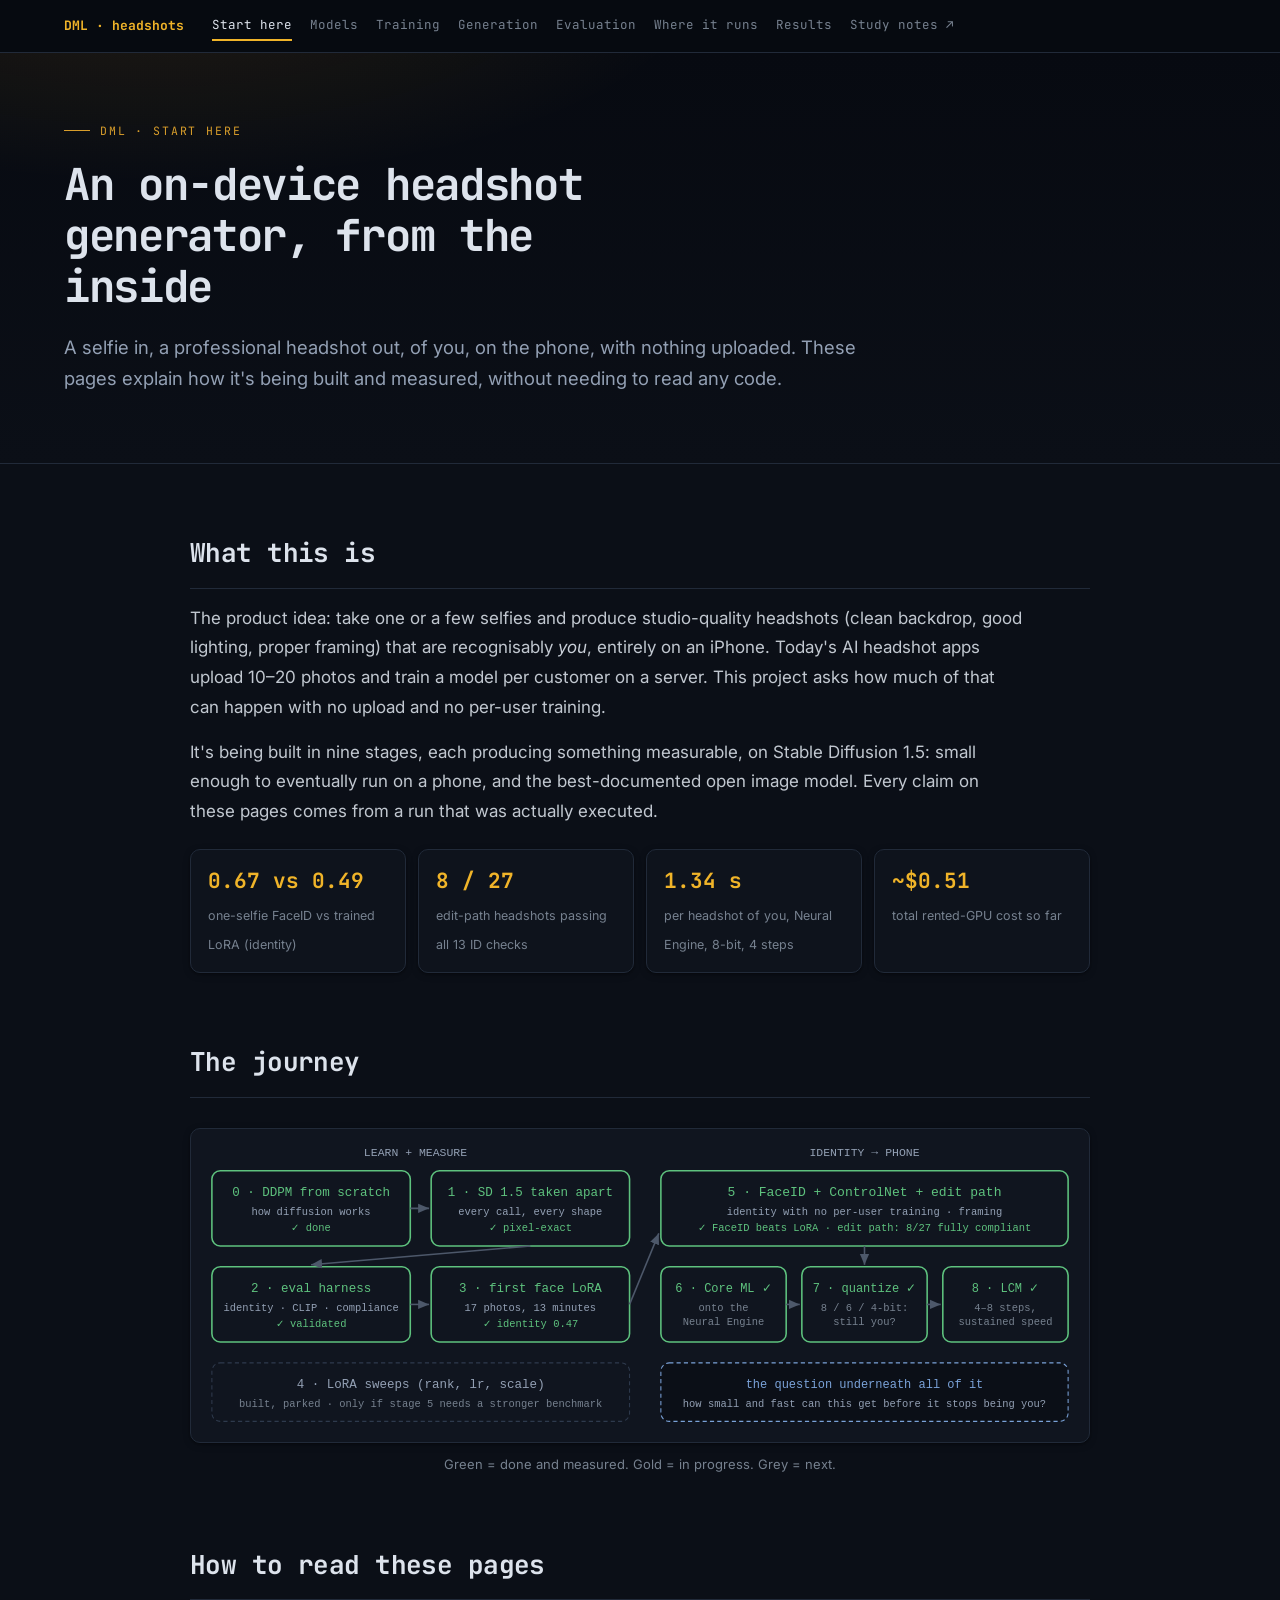
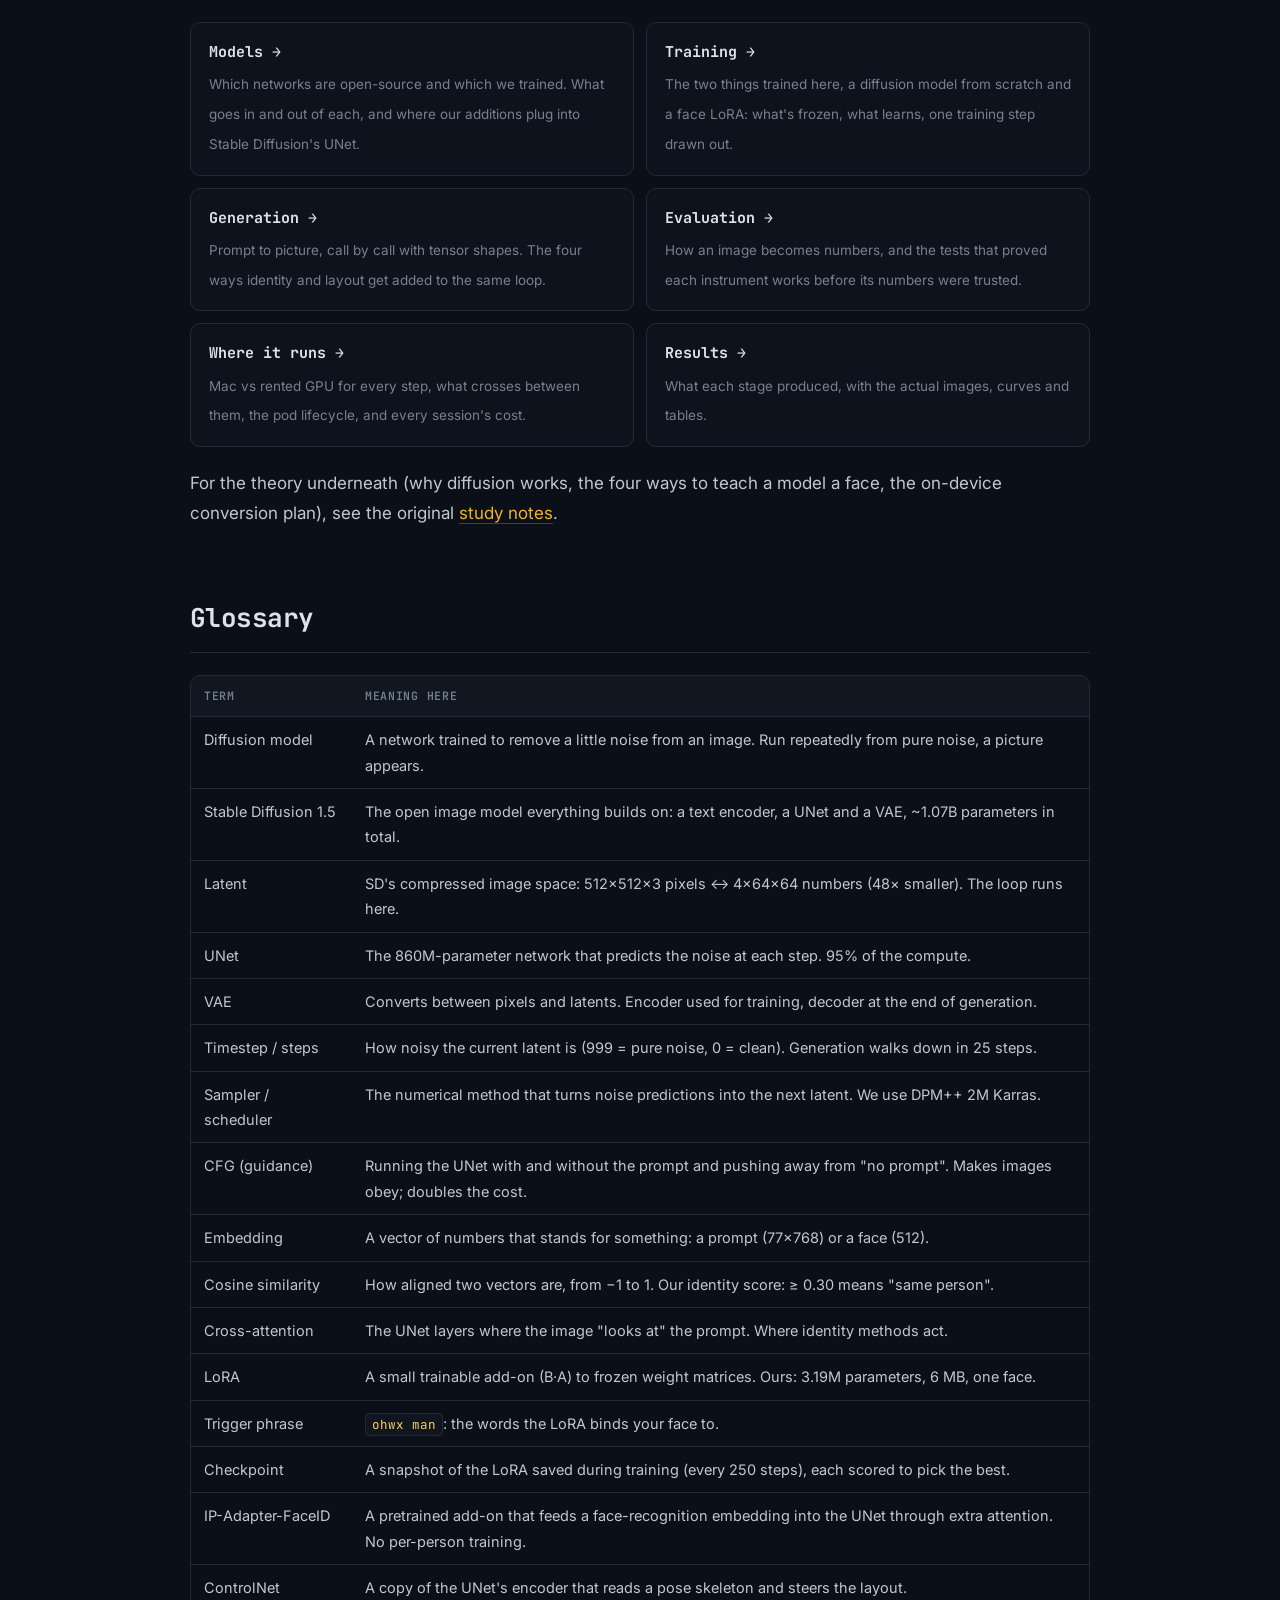
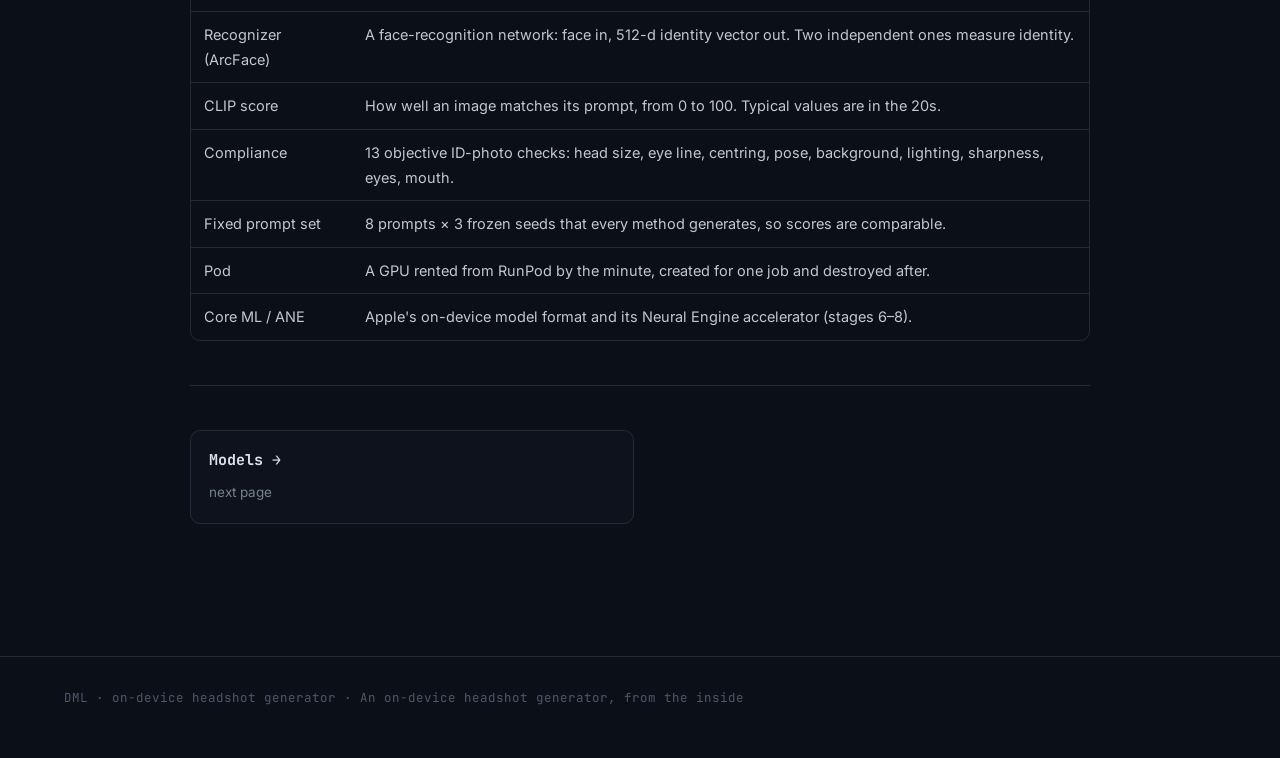
<file: docs/index.html>
<!DOCTYPE html>
<html lang="en">
<head>
<meta charset="UTF-8" />
<meta name="viewport" content="width=device-width, initial-scale=1.0" />
<title>An on-device headshot generator, from the inside · DML headshot generator</title>
<link rel="preconnect" href="https://fonts.googleapis.com">
<link rel="preconnect" href="https://fonts.gstatic.com" crossorigin>
<link href="https://fonts.googleapis.com/css2?family=Inter:wght@400;500;600;700&family=JetBrains+Mono:wght@400;500;600;700&display=swap" rel="stylesheet">
<link rel="stylesheet" href="style.css">
</head>
<body>
<nav class="sitenav"><div class="wrap">
  <a class="brand" href="index.html">DML · headshots</a>
  <a class="pg on" href="index.html">Start here</a>
  <a class="pg" href="models.html">Models</a>
  <a class="pg" href="training.html">Training</a>
  <a class="pg" href="generation.html">Generation</a>
  <a class="pg" href="evaluation.html">Evaluation</a>
  <a class="pg" href="infra.html">Where it runs</a>
  <a class="pg" href="results.html">Results</a>
  <a class="pg" href="../on-device-headshot-generator.html">Study notes ↗</a>
</div></nav>
<header class="hero">
  <div class="wrap">
    <p class="eyebrow">DML · start here</p>
    <h1>An on-device headshot generator, from the inside</h1>
    <p class="standfirst">A selfie in, a professional headshot out, of you, on the phone, with nothing uploaded. These pages explain how it's being built and measured, without needing to read any code.</p>
  </div>
</header>
<div class="wrap"><div class="single"><article>


<h2 id="what">What this is</h2>

<p>The product idea: take one or a few selfies and produce studio-quality headshots (clean backdrop,
good lighting, proper framing) that are recognisably <em>you</em>, entirely on an iPhone. Today's
AI headshot apps upload 10–20 photos and train a model per customer on a server. This project asks
how much of that can happen with no upload and no per-user training.</p>

<p>It's being built in nine stages, each producing something measurable, on Stable Diffusion 1.5:
small enough to eventually run on a phone, and the best-documented open image model. Every claim
on these pages comes from a run that was actually executed.</p>

<div class="kpi">
<div class="box"><span class="v">0.67 vs 0.49</span><span class="k">one-selfie FaceID vs trained LoRA (identity)</span></div>
<div class="box"><span class="v">8 / 27</span><span class="k">edit-path headshots passing all 13 ID checks</span></div>
<div class="box"><span class="v">1.34 s</span><span class="k">per headshot of you, Neural Engine, 8-bit, 4 steps</span></div>
<div class="box"><span class="v">~$0.51</span><span class="k">total rented-GPU cost so far</span></div>
</div>

<h2 id="journey">The journey</h2>

<figure>
<svg viewBox="0 0 860 300" xmlns="http://www.w3.org/2000/svg" role="img" aria-label="The nine stages and their status">
<title>Nine stages</title>
<defs><marker id="j-ar" markerWidth="8" markerHeight="8" refX="7" refY="4" orient="auto"><path d="M0 1 L7 4 L0 7 z" fill="#4d586a"/></marker></defs>
<g font-family="ui-monospace,Menlo,monospace" text-anchor="middle">
<text x="215" y="26" font-size="11" fill="#93a0b4">LEARN + MEASURE</text>
<text x="645" y="26" font-size="11" fill="#93a0b4">IDENTITY → PHONE</text>
<rect x="20" y="40" width="190" height="72" rx="8" fill="#10151f" stroke="#5ec27e" stroke-width="1.5"/><text x="115" y="64" font-size="12" fill="#5ec27e">0 · DDPM from scratch</text><text x="115" y="82" font-size="10" fill="#93a0b4">how diffusion works</text><text x="115" y="98" font-size="10" fill="#5ec27e">✓ done</text>
<rect x="230" y="40" width="190" height="72" rx="8" fill="#10151f" stroke="#5ec27e" stroke-width="1.5"/><text x="325" y="64" font-size="12" fill="#5ec27e">1 · SD 1.5 taken apart</text><text x="325" y="82" font-size="10" fill="#93a0b4">every call, every shape</text><text x="325" y="98" font-size="10" fill="#5ec27e">✓ pixel-exact</text>
<rect x="20" y="132" width="190" height="72" rx="8" fill="#10151f" stroke="#5ec27e" stroke-width="1.5"/><text x="115" y="156" font-size="12" fill="#5ec27e">2 · eval harness</text><text x="115" y="174" font-size="10" fill="#93a0b4">identity · CLIP · compliance</text><text x="115" y="190" font-size="10" fill="#5ec27e">✓ validated</text>
<rect x="230" y="132" width="190" height="72" rx="8" fill="#10151f" stroke="#5ec27e" stroke-width="1.5"/><text x="325" y="156" font-size="12" fill="#5ec27e">3 · first face LoRA</text><text x="325" y="174" font-size="10" fill="#93a0b4">17 photos, 13 minutes</text><text x="325" y="190" font-size="10" fill="#5ec27e">✓ identity 0.47</text>
<rect x="20" y="224" width="400" height="56" rx="8" fill="#10151f" stroke="#2e3a4d" stroke-dasharray="4 3"/><text x="220" y="248" font-size="12" fill="#93a0b4">4 · LoRA sweeps (rank, lr, scale)</text><text x="220" y="266" font-size="10" fill="#76818f">built, parked · only if stage 5 needs a stronger benchmark</text>
<rect x="450" y="40" width="390" height="72" rx="8" fill="#10151f" stroke="#5ec27e" stroke-width="1.5"/><text x="645" y="64" font-size="12.5" fill="#5ec27e">5 · FaceID + ControlNet + edit path</text><text x="645" y="82" font-size="10" fill="#93a0b4">identity with no per-user training · framing</text><text x="645" y="98" font-size="10" fill="#5ec27e">✓ FaceID beats LoRA · edit path: 8/27 fully compliant</text>
<rect x="450" y="132" width="120" height="72" rx="8" fill="#10151f" stroke="#5ec27e" stroke-width="1.5"/><text x="510" y="156" font-size="11.5" fill="#5ec27e">6 · Core ML ✓</text><text x="510" y="174" font-size="10" fill="#76818f">onto the</text><text x="510" y="188" font-size="10" fill="#76818f">Neural Engine</text>
<rect x="585" y="132" width="120" height="72" rx="8" fill="#10151f" stroke="#5ec27e" stroke-width="1.5"/><text x="645" y="156" font-size="11.5" fill="#5ec27e">7 · quantize ✓</text><text x="645" y="174" font-size="10" fill="#76818f">8 / 6 / 4-bit:</text><text x="645" y="188" font-size="10" fill="#76818f">still you?</text>
<rect x="720" y="132" width="120" height="72" rx="8" fill="#10151f" stroke="#5ec27e" stroke-width="1.5"/><text x="780" y="156" font-size="11.5" fill="#5ec27e">8 · LCM ✓</text><text x="780" y="174" font-size="10" fill="#76818f">4–8 steps,</text><text x="780" y="188" font-size="10" fill="#76818f">sustained speed</text>
<rect x="450" y="224" width="390" height="56" rx="8" fill="#0b0f17" stroke="#7aa2d8" stroke-dasharray="4 3"/><text x="645" y="248" font-size="11.5" fill="#7aa2d8">the question underneath all of it</text><text x="645" y="266" font-size="10" fill="#93a0b4">how small and fast can this get before it stops being you?</text>
</g>
<path d="M210 76 H228" stroke="#4d586a" stroke-width="1.5" fill="none" marker-end="url(#j-ar)"/><path d="M325 112 L115 130" stroke="#4d586a" stroke-width="1.5" fill="none" marker-end="url(#j-ar)"/><path d="M210 168 H228" stroke="#4d586a" stroke-width="1.5" fill="none" marker-end="url(#j-ar)"/><path d="M420 168 L448 100" stroke="#4d586a" stroke-width="1.5" fill="none" marker-end="url(#j-ar)"/><path d="M570 168 H583" stroke="#4d586a" stroke-width="1.5" fill="none" marker-end="url(#j-ar)"/><path d="M705 168 H718" stroke="#4d586a" stroke-width="1.5" fill="none" marker-end="url(#j-ar)"/><path d="M645 112 V130" stroke="#4d586a" stroke-width="1.5" fill="none" marker-end="url(#j-ar)"/>
</svg>
<figcaption>Green = done and measured. Gold = in progress. Grey = next.</figcaption>
</figure>

<h2 id="read">How to read these pages</h2>

<div class="pagelinks">
<a href="models.html"><span class="t">Models →</span><span class="d">Which networks are open-source and which we trained. What goes in and out of each, and where our additions plug into Stable Diffusion's UNet.</span></a>
<a href="training.html"><span class="t">Training →</span><span class="d">The two things trained here, a diffusion model from scratch and a face LoRA: what's frozen, what learns, one training step drawn out.</span></a>
<a href="generation.html"><span class="t">Generation →</span><span class="d">Prompt to picture, call by call with tensor shapes. The four ways identity and layout get added to the same loop.</span></a>
<a href="evaluation.html"><span class="t">Evaluation →</span><span class="d">How an image becomes numbers, and the tests that proved each instrument works before its numbers were trusted.</span></a>
<a href="infra.html"><span class="t">Where it runs →</span><span class="d">Mac vs rented GPU for every step, what crosses between them, the pod lifecycle, and every session's cost.</span></a>
<a href="results.html"><span class="t">Results →</span><span class="d">What each stage produced, with the actual images, curves and tables.</span></a>
</div>

<p>For the theory underneath (why diffusion works, the four ways to teach a model a face, the on-device
conversion plan), see the original <a href="../on-device-headshot-generator.html">study notes</a>.</p>

<h2 id="glossary">Glossary</h2>

<div class="tablewrap"><table>
<thead><tr><th>Term</th><th>Meaning here</th></tr></thead>
<tbody>
<tr><td>Diffusion model</td><td>A network trained to remove a little noise from an image. Run repeatedly from pure noise, a picture appears.</td></tr>
<tr><td>Stable Diffusion 1.5</td><td>The open image model everything builds on: a text encoder, a UNet and a VAE, ~1.07B parameters in total.</td></tr>
<tr><td>Latent</td><td>SD's compressed image space: 512×512×3 pixels ↔ 4×64×64 numbers (48× smaller). The loop runs here.</td></tr>
<tr><td>UNet</td><td>The 860M-parameter network that predicts the noise at each step. 95% of the compute.</td></tr>
<tr><td>VAE</td><td>Converts between pixels and latents. Encoder used for training, decoder at the end of generation.</td></tr>
<tr><td>Timestep / steps</td><td>How noisy the current latent is (999 = pure noise, 0 = clean). Generation walks down in 25 steps.</td></tr>
<tr><td>Sampler / scheduler</td><td>The numerical method that turns noise predictions into the next latent. We use DPM++ 2M Karras.</td></tr>
<tr><td>CFG (guidance)</td><td>Running the UNet with and without the prompt and pushing away from "no prompt". Makes images obey; doubles the cost.</td></tr>
<tr><td>Embedding</td><td>A vector of numbers that stands for something: a prompt (77×768) or a face (512).</td></tr>
<tr><td>Cosine similarity</td><td>How aligned two vectors are, from −1 to 1. Our identity score: ≥ 0.30 means "same person".</td></tr>
<tr><td>Cross-attention</td><td>The UNet layers where the image "looks at" the prompt. Where identity methods act.</td></tr>
<tr><td>LoRA</td><td>A small trainable add-on (B·A) to frozen weight matrices. Ours: 3.19M parameters, 6 MB, one face.</td></tr>
<tr><td>Trigger phrase</td><td><code>ohwx man</code>: the words the LoRA binds your face to.</td></tr>
<tr><td>Checkpoint</td><td>A snapshot of the LoRA saved during training (every 250 steps), each scored to pick the best.</td></tr>
<tr><td>IP-Adapter-FaceID</td><td>A pretrained add-on that feeds a face-recognition embedding into the UNet through extra attention. No per-person training.</td></tr>
<tr><td>ControlNet</td><td>A copy of the UNet's encoder that reads a pose skeleton and steers the layout.</td></tr>
<tr><td>Recognizer (ArcFace)</td><td>A face-recognition network: face in, 512-d identity vector out. Two independent ones measure identity.</td></tr>
<tr><td>CLIP score</td><td>How well an image matches its prompt, from 0 to 100. Typical values are in the 20s.</td></tr>
<tr><td>Compliance</td><td>13 objective ID-photo checks: head size, eye line, centring, pose, background, lighting, sharpness, eyes, mouth.</td></tr>
<tr><td>Fixed prompt set</td><td>8 prompts × 3 frozen seeds that every method generates, so scores are comparable.</td></tr>
<tr><td>Pod</td><td>A GPU rented from RunPod by the minute, created for one job and destroyed after.</td></tr>
<tr><td>Core ML / ANE</td><td>Apple's on-device model format and its Neural Engine accelerator (stages 6–8).</td></tr>
</tbody></table></div>

<hr><div class="pagelinks"><a href="models.html"><span class="t">Models →</span><span class="d">next page</span></a></div>
</article></div></div>
<footer><div class="wrap">DML · on-device headshot generator · An on-device headshot generator, from the inside</div></footer>
</body>
</html>
</file>
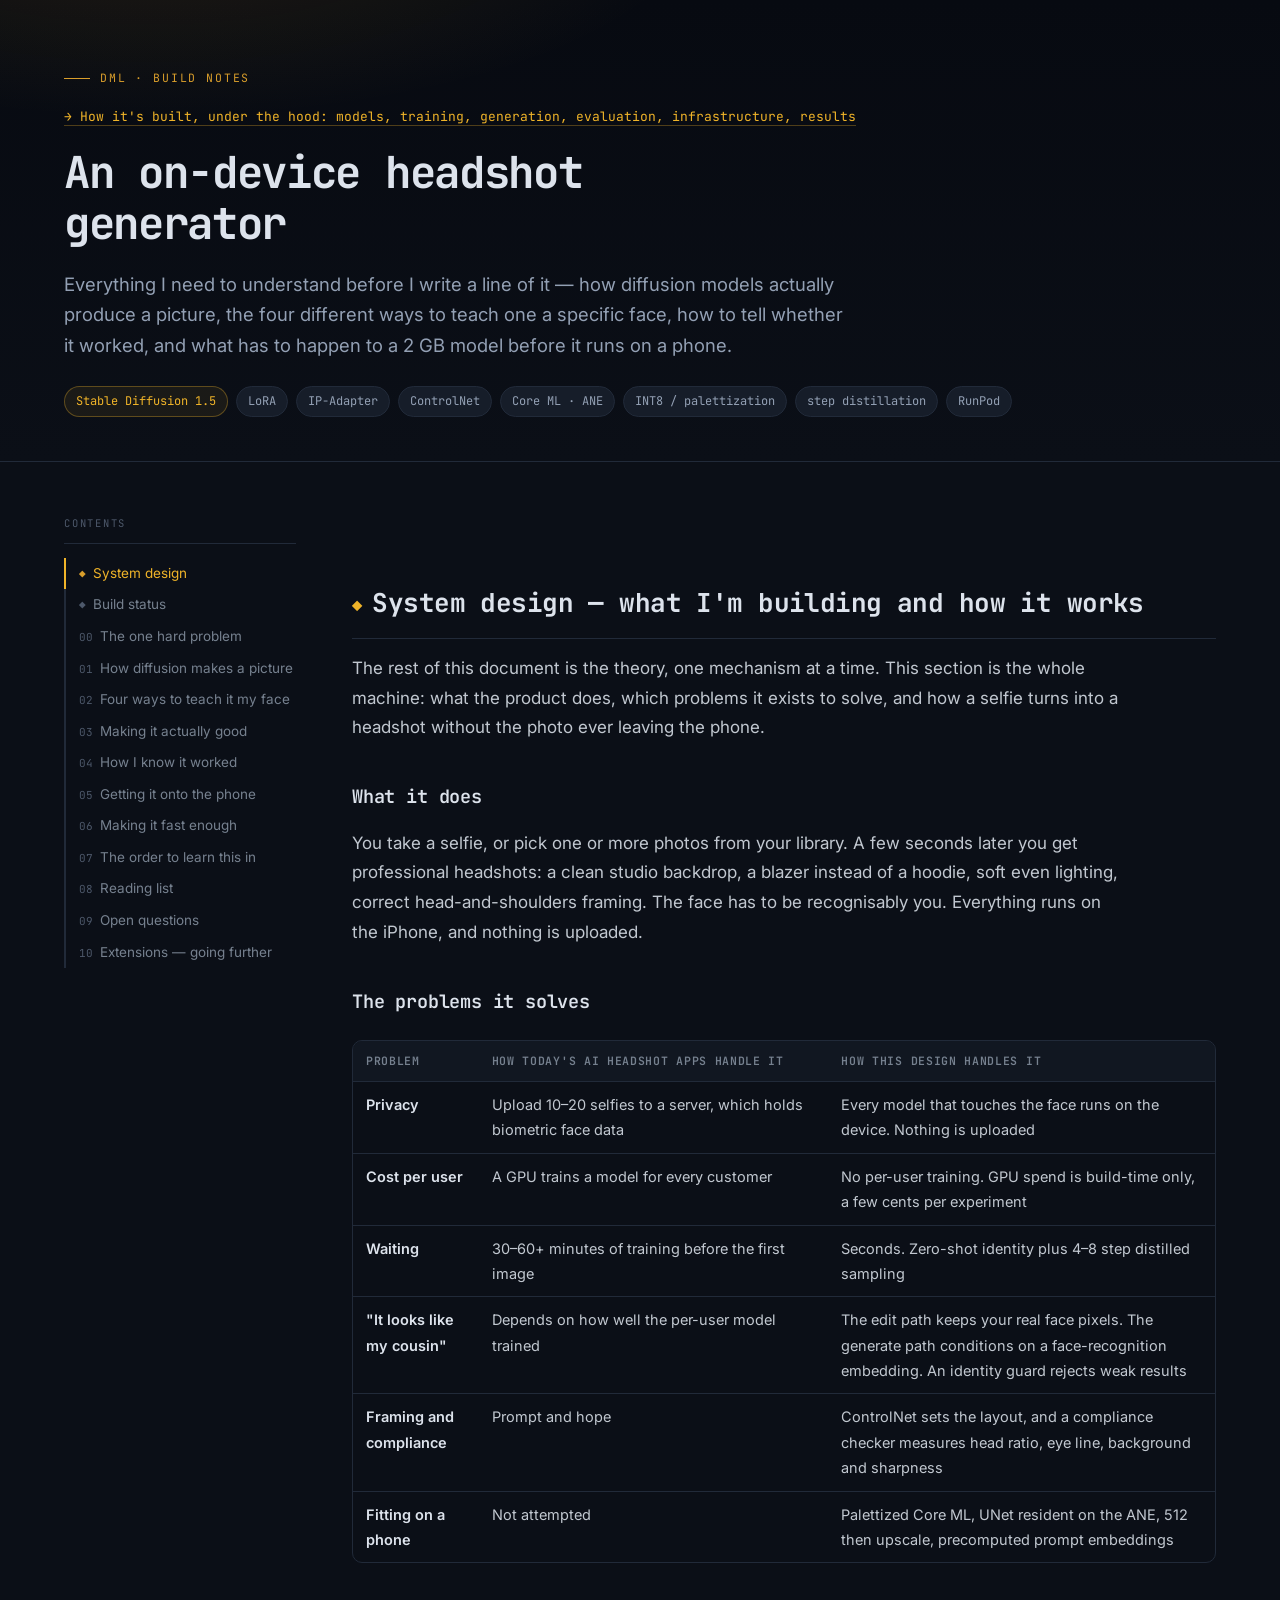
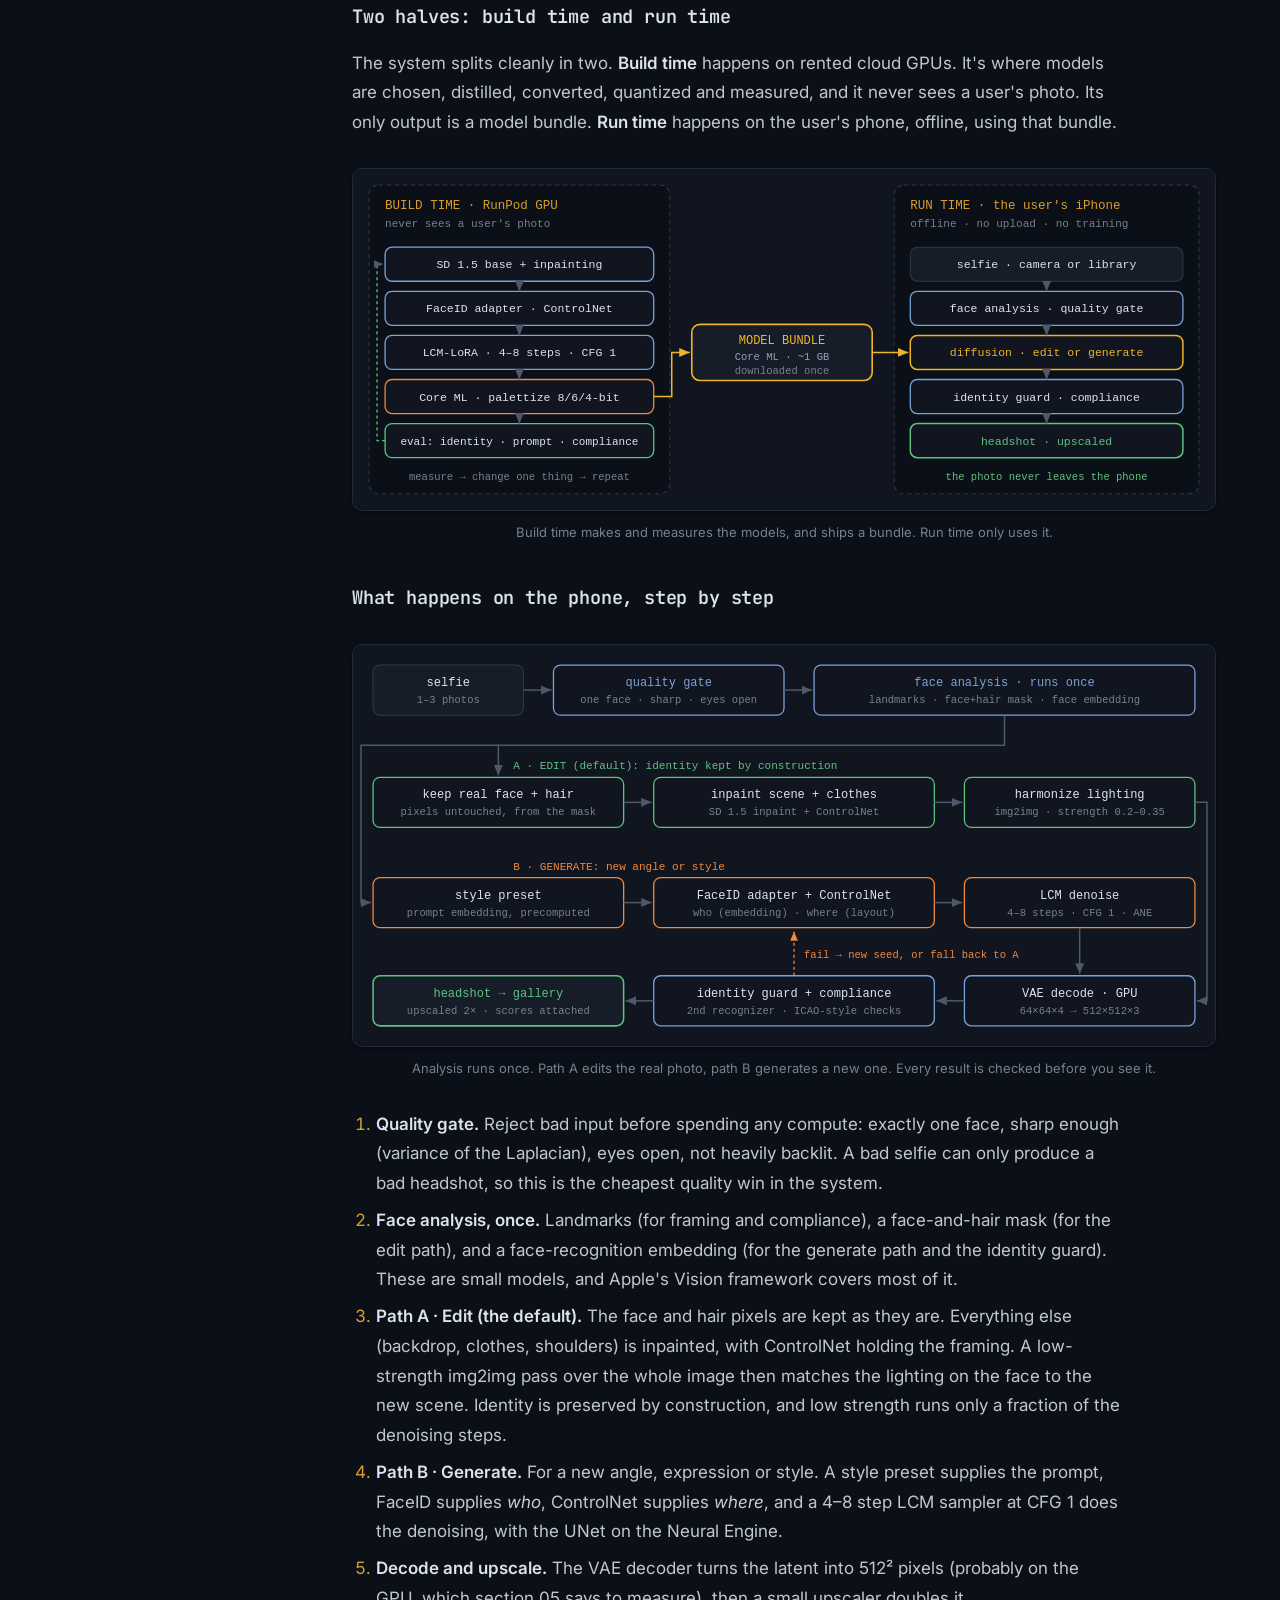
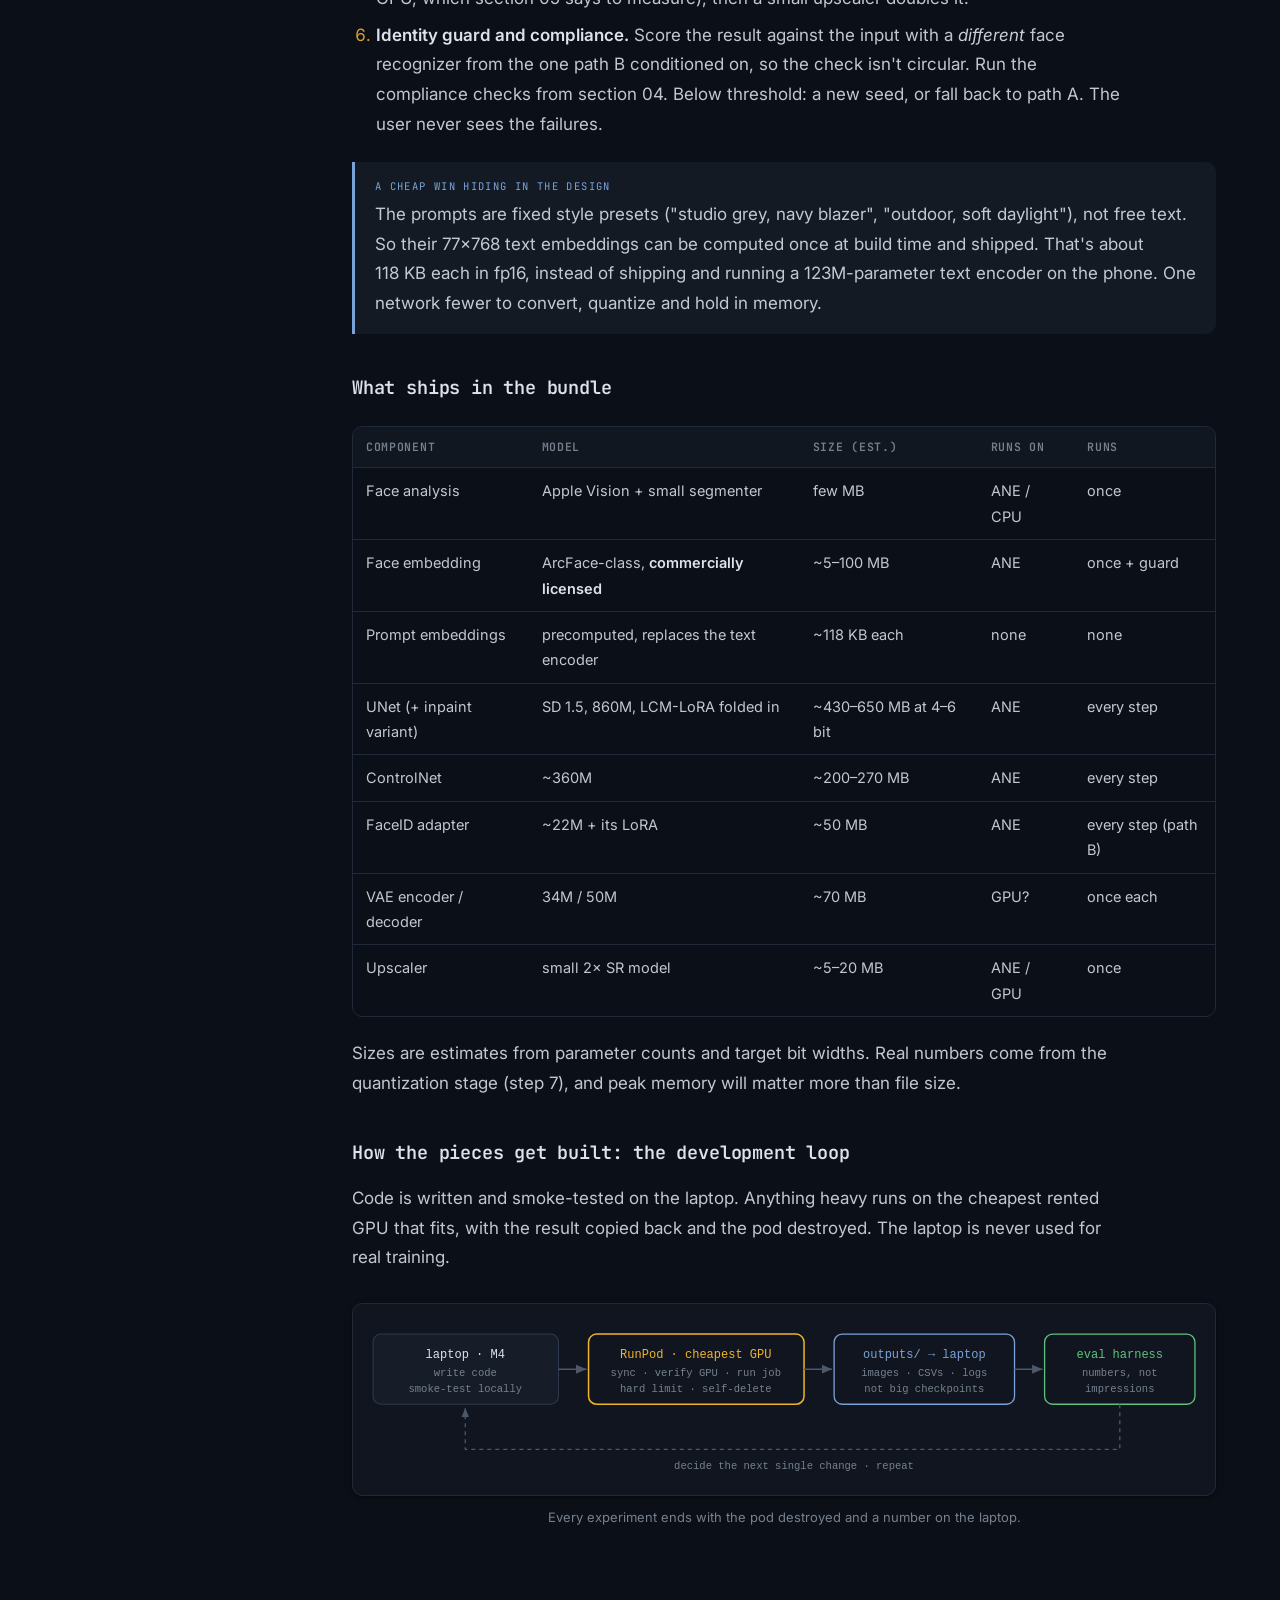
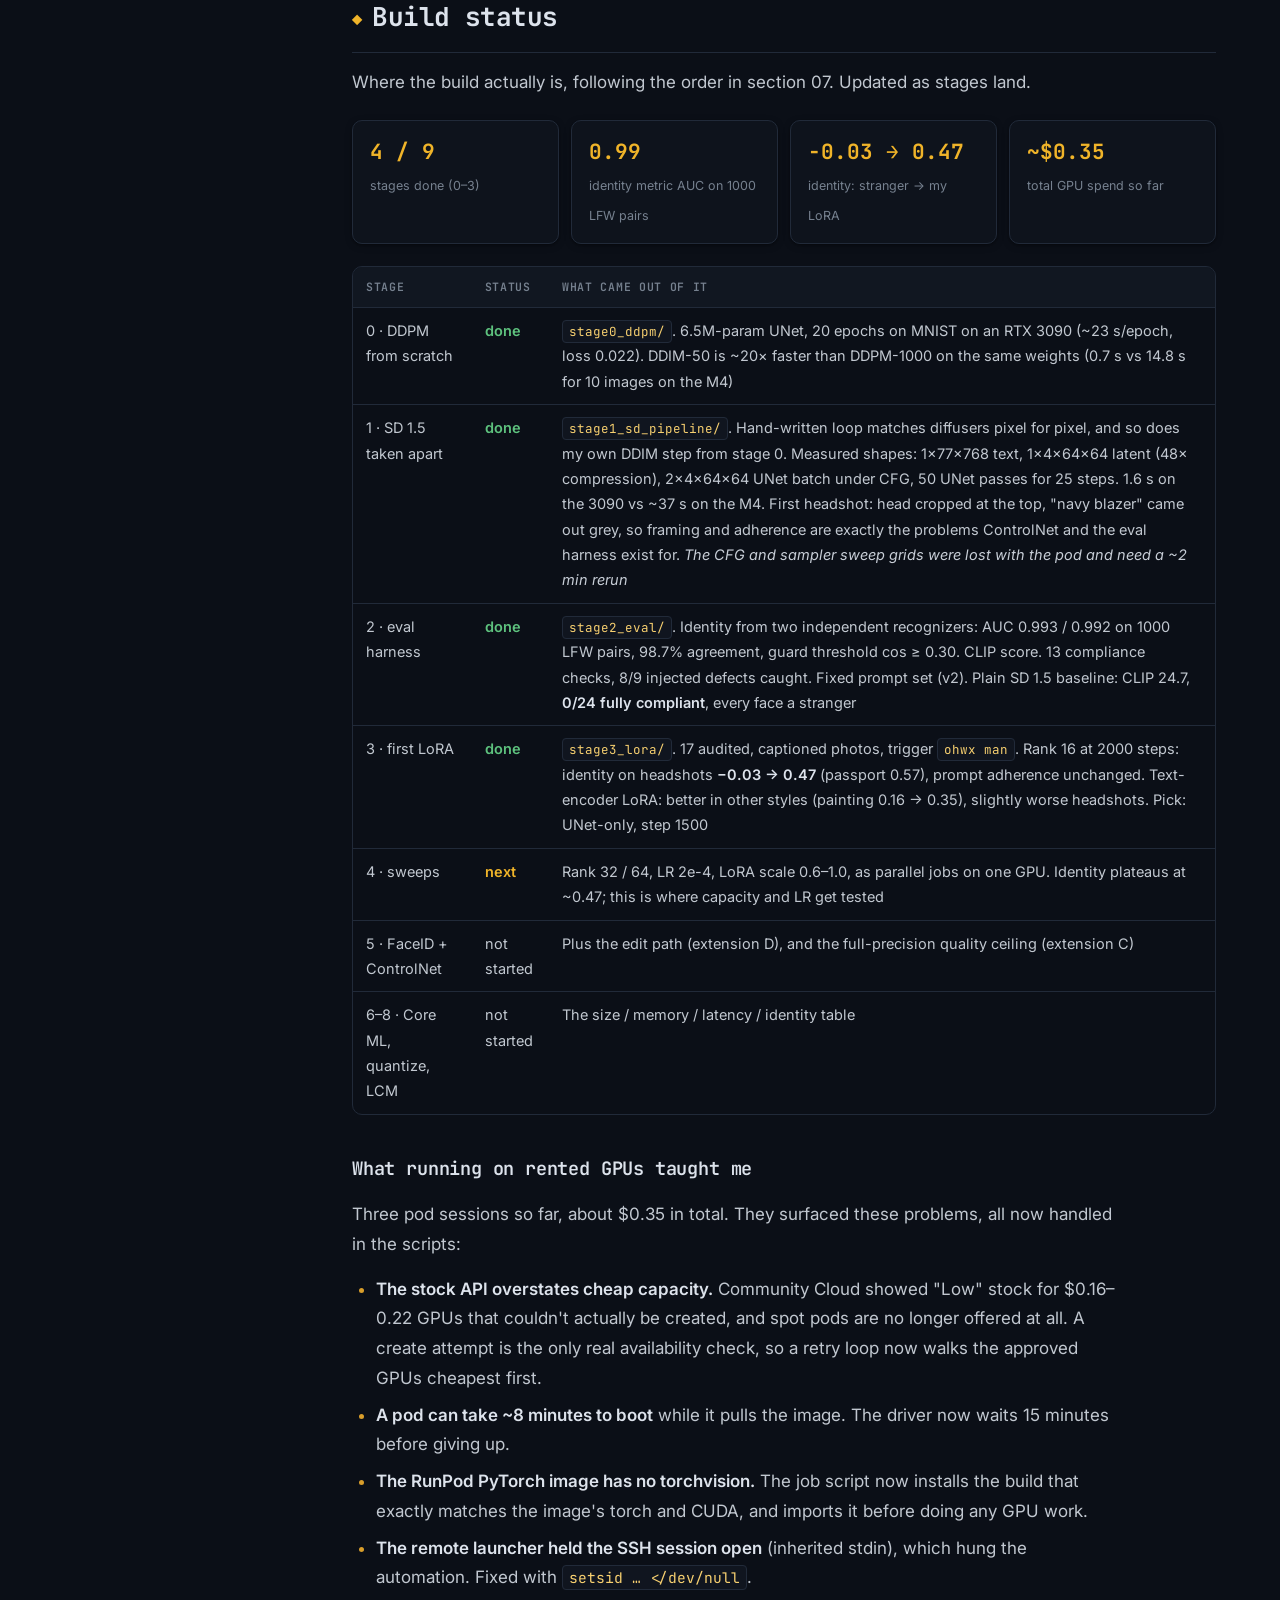
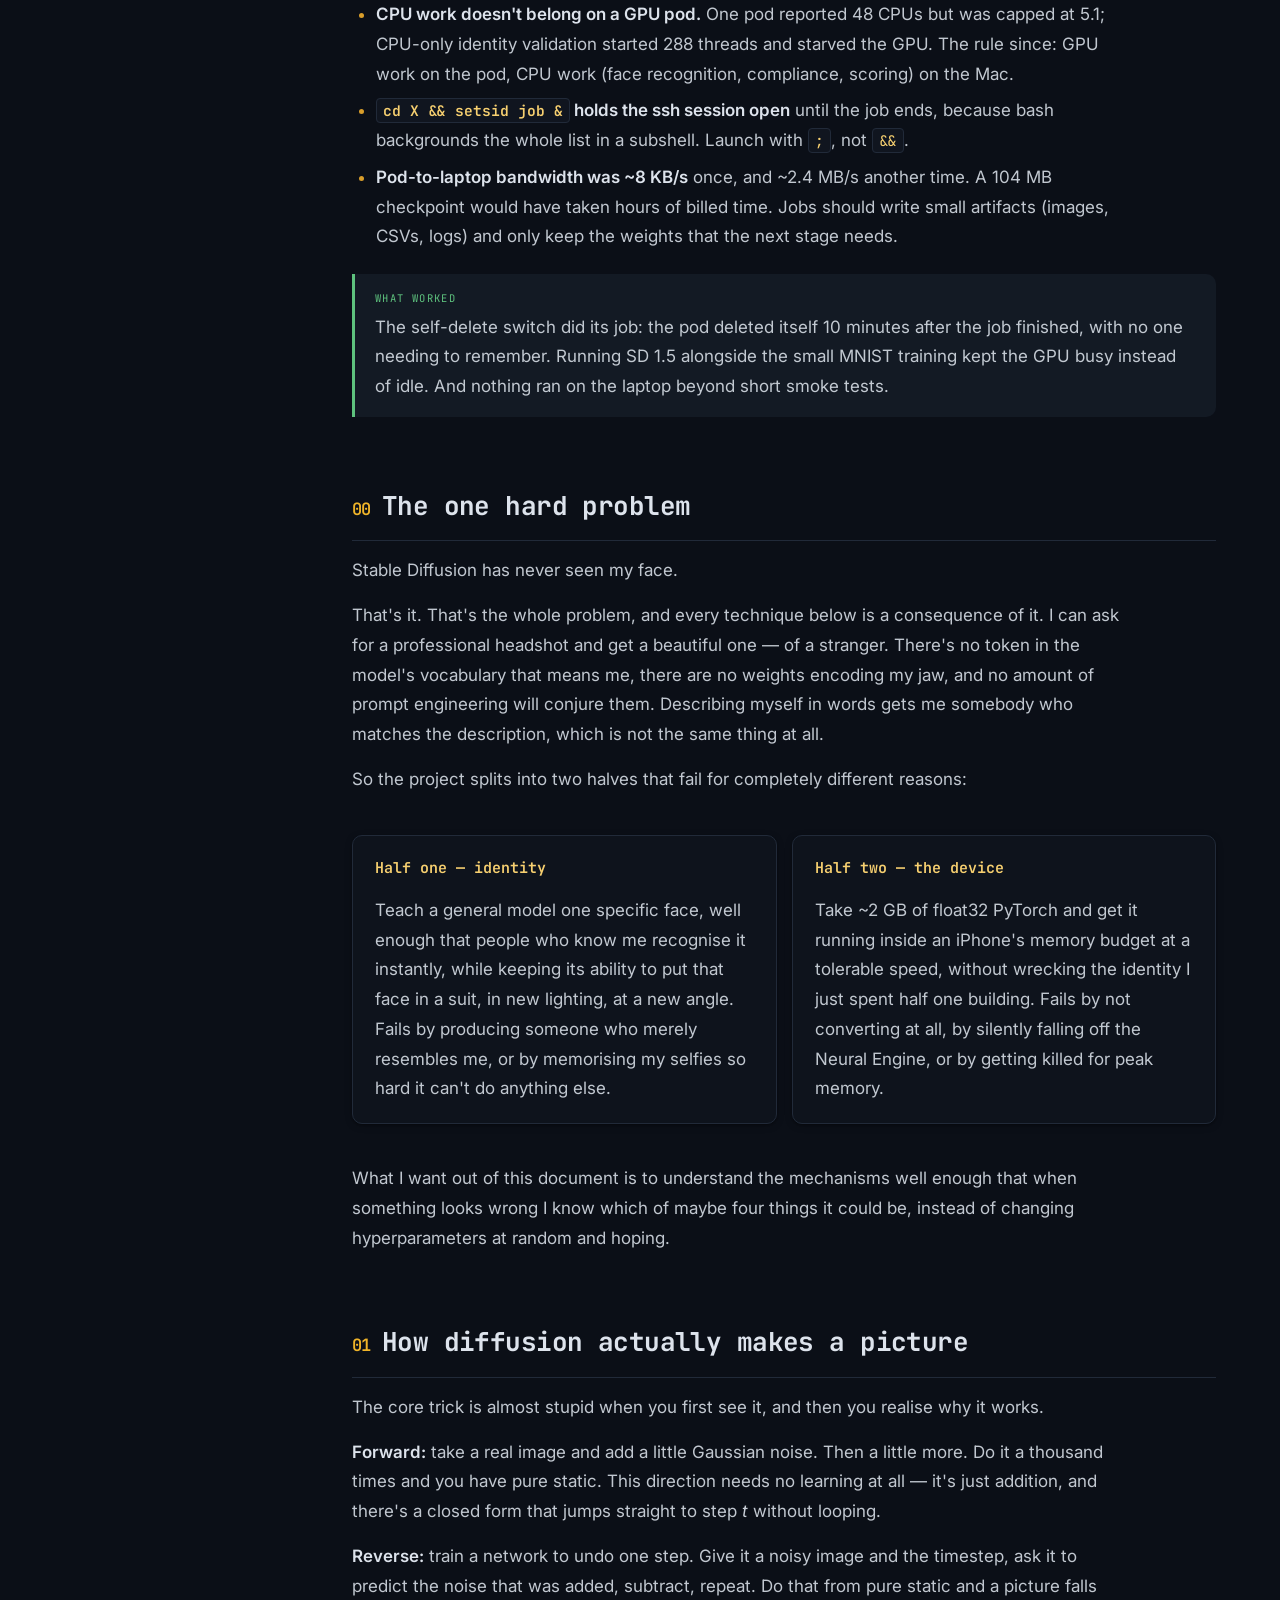
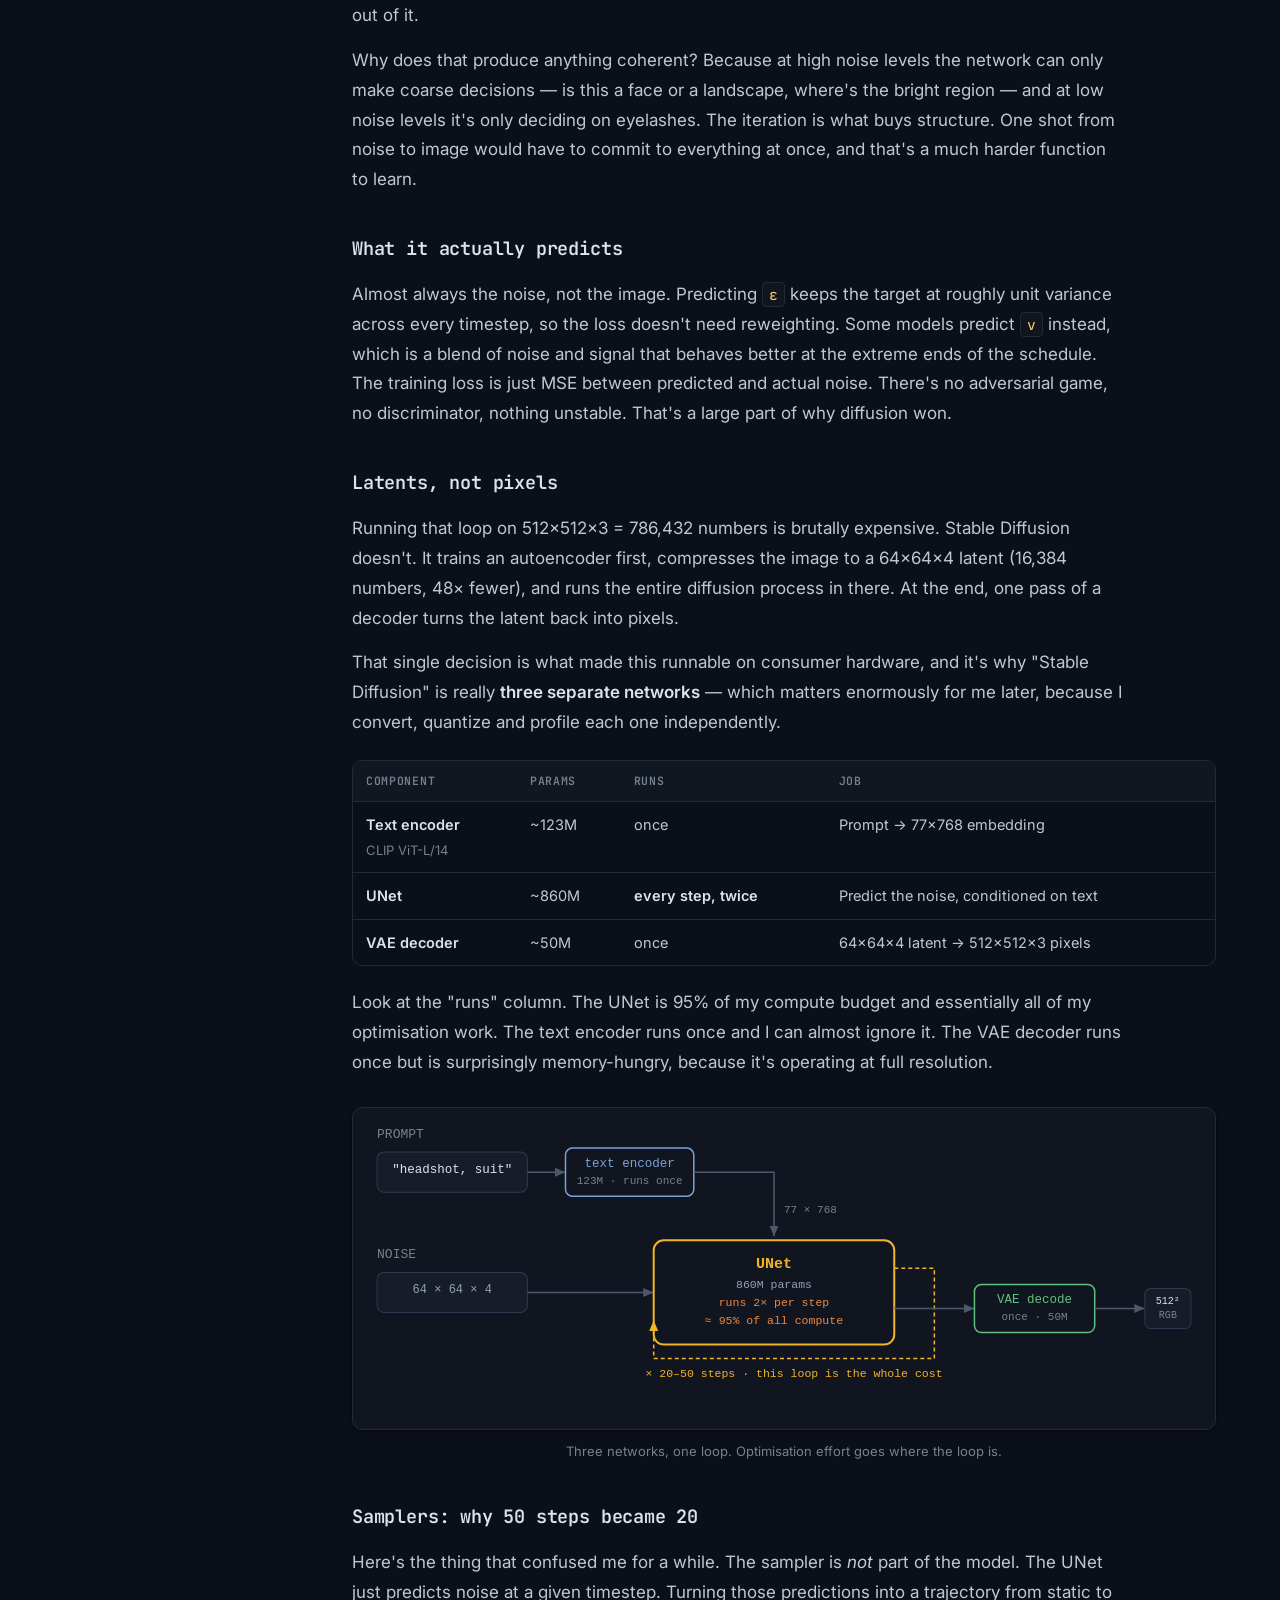
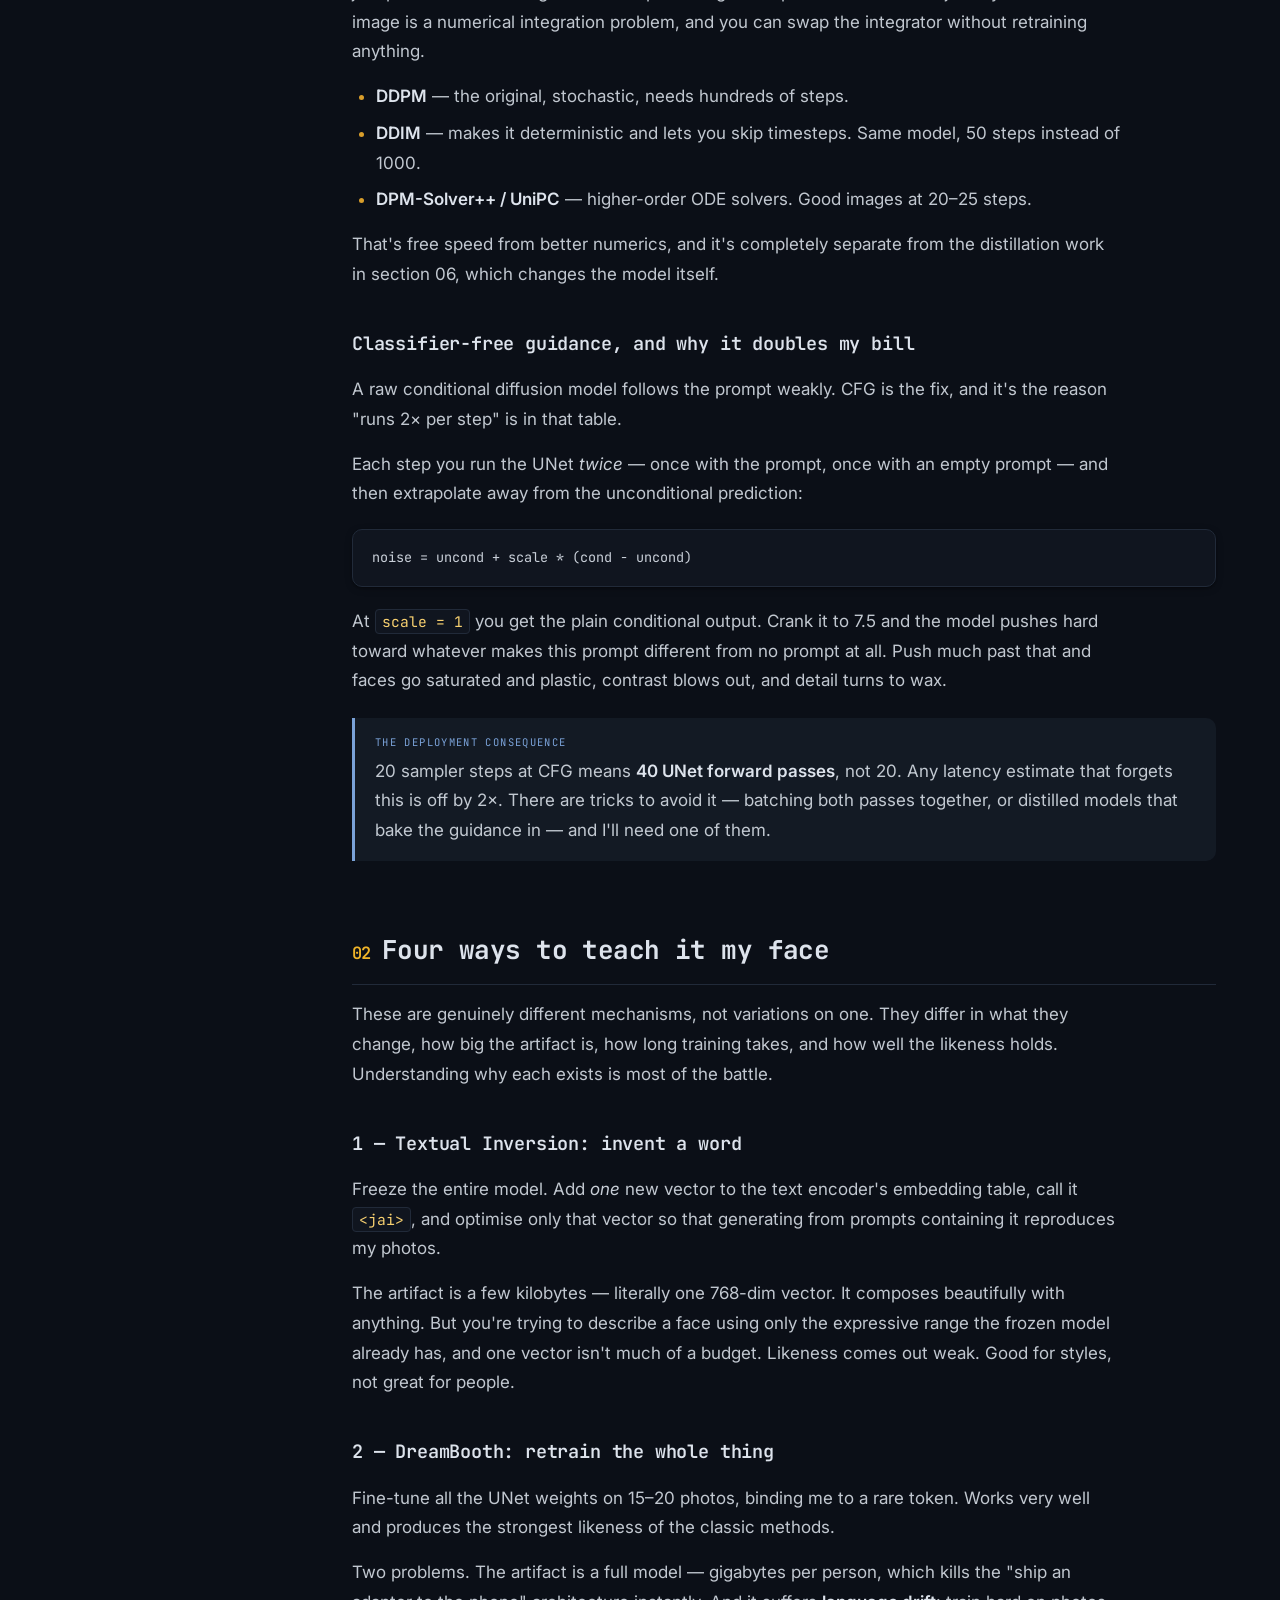
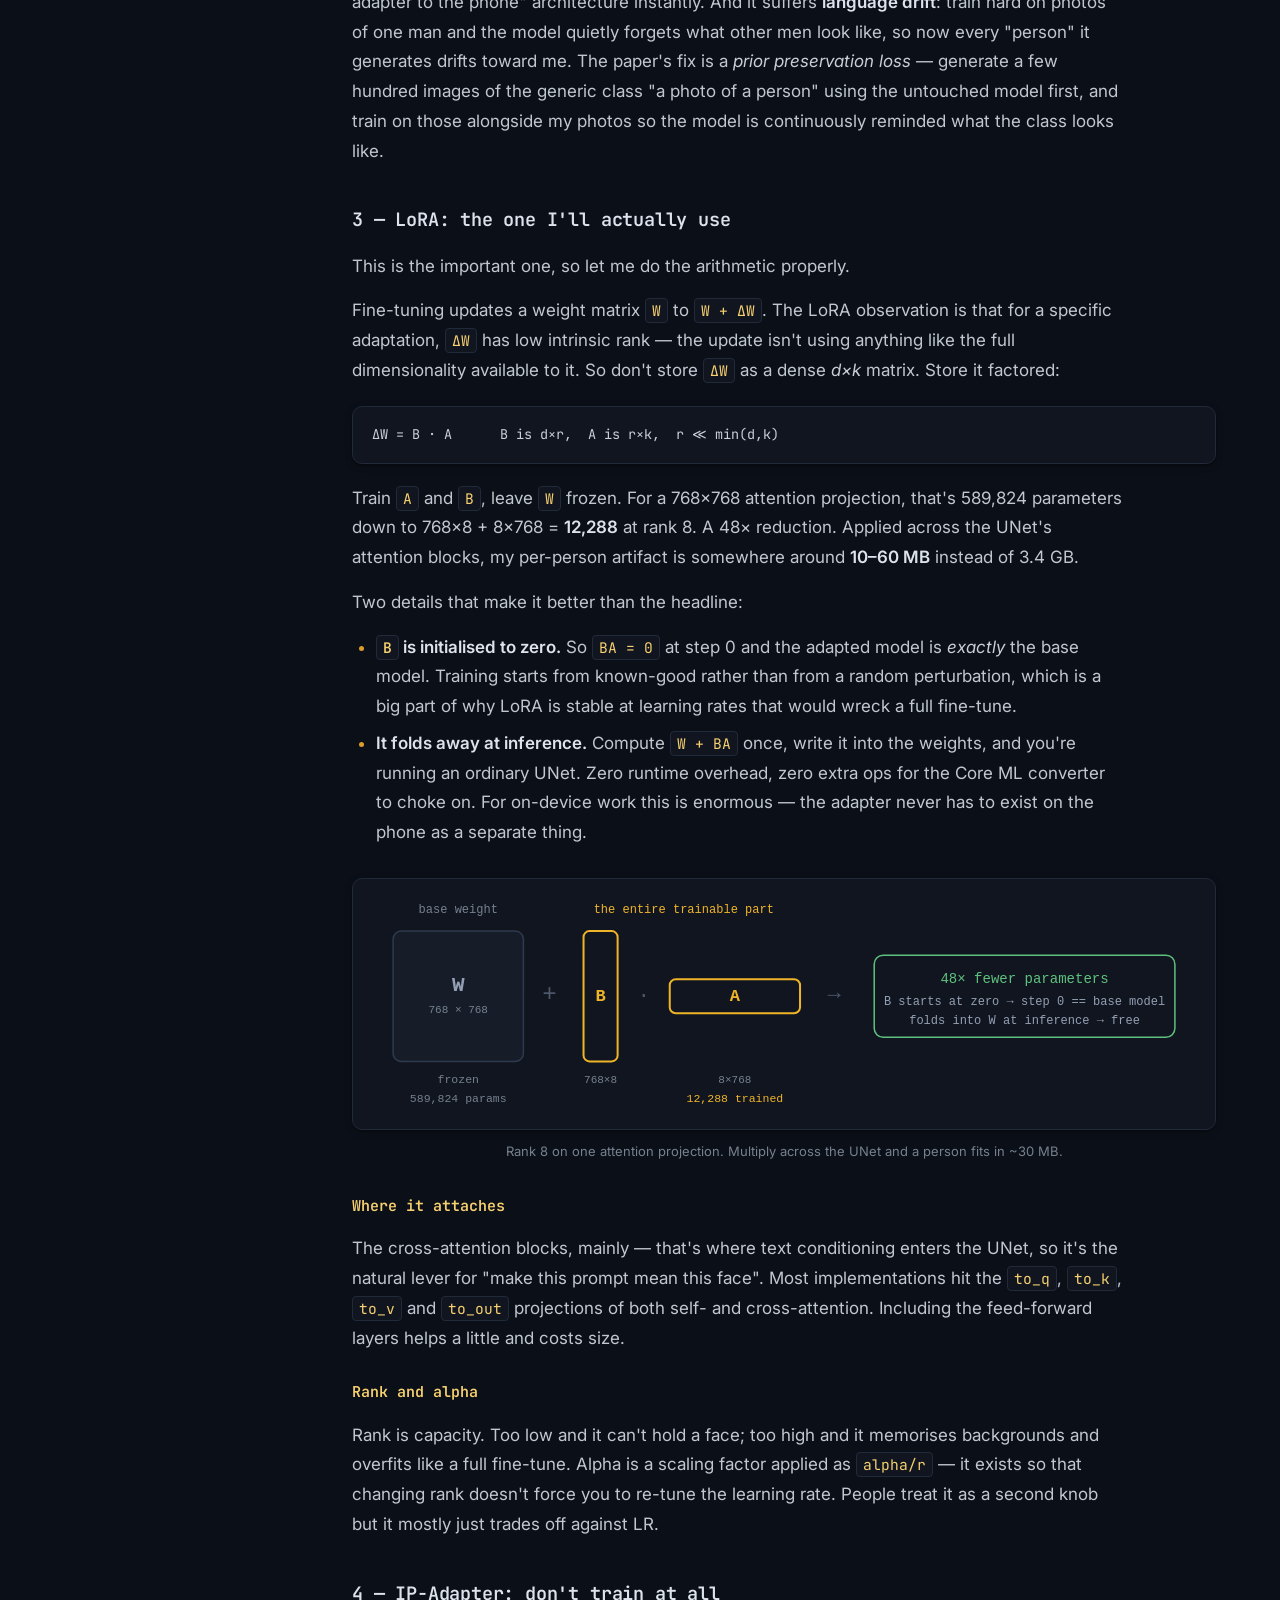
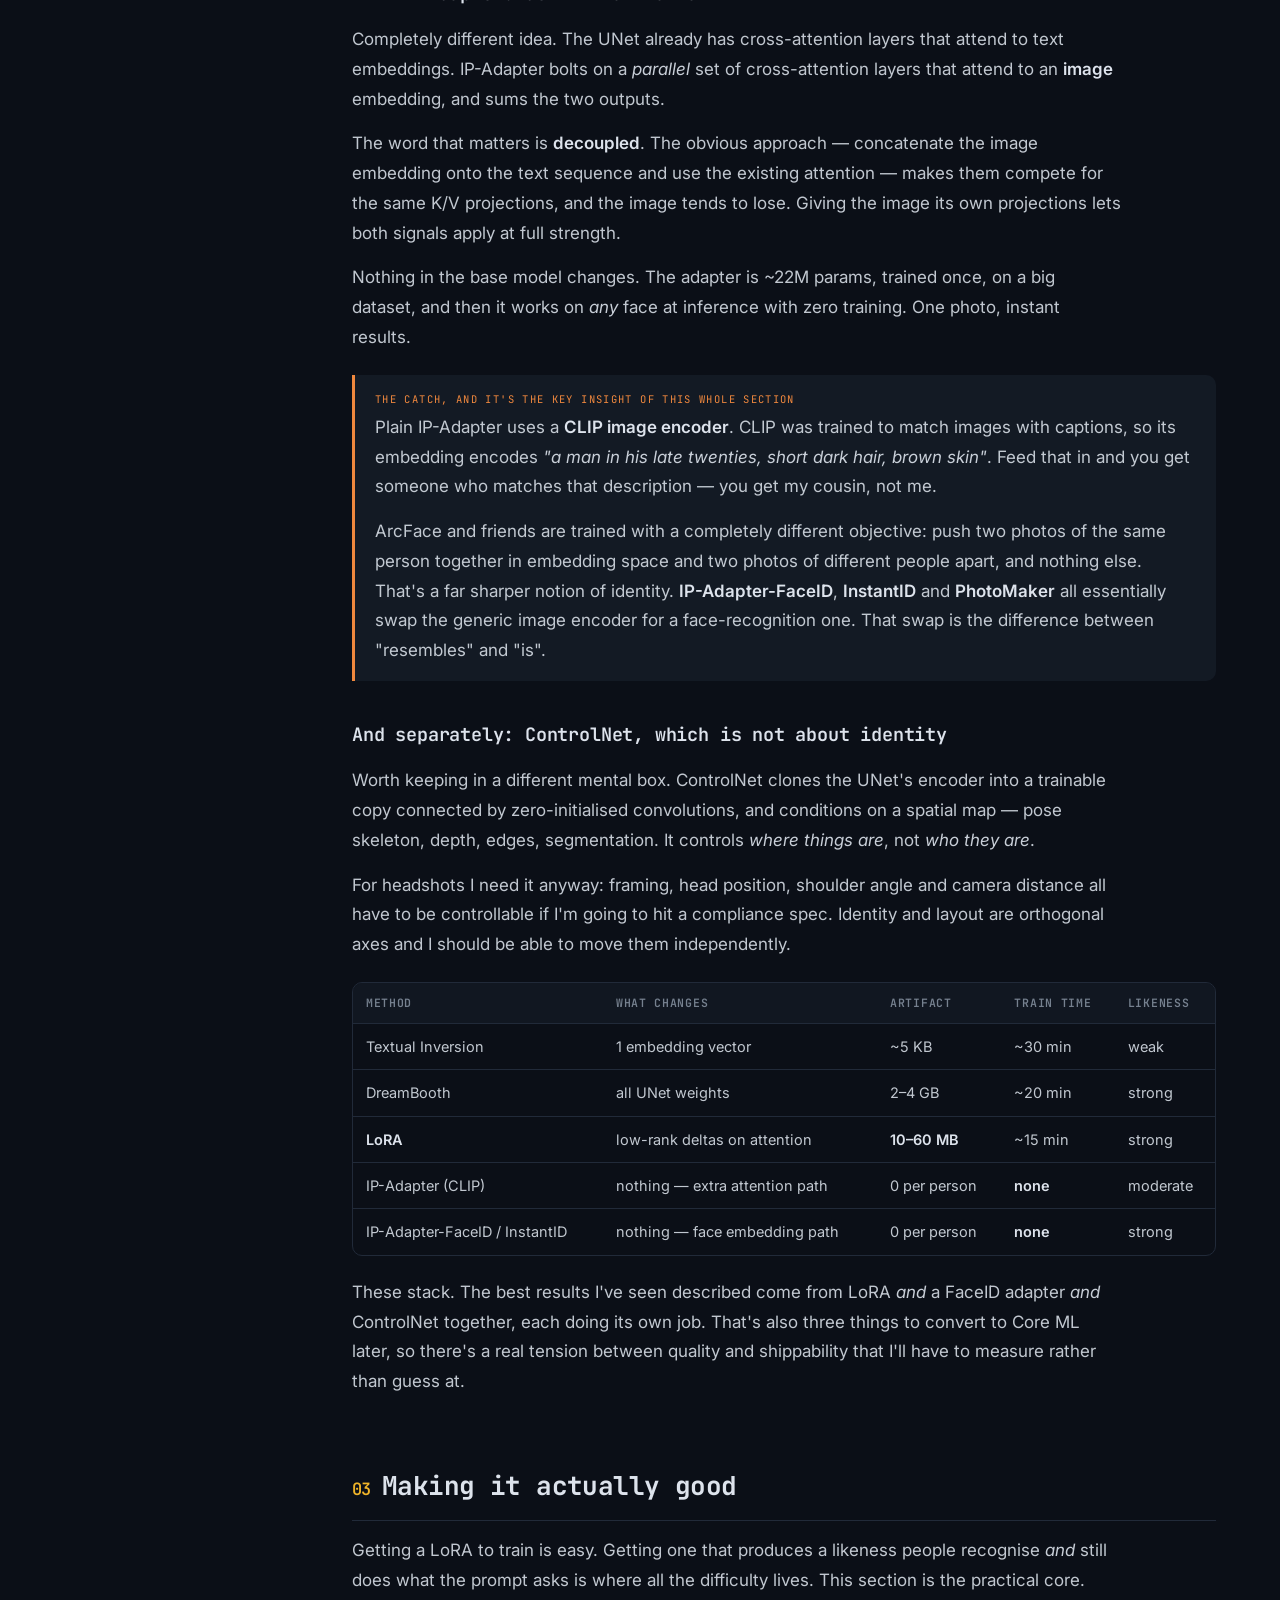
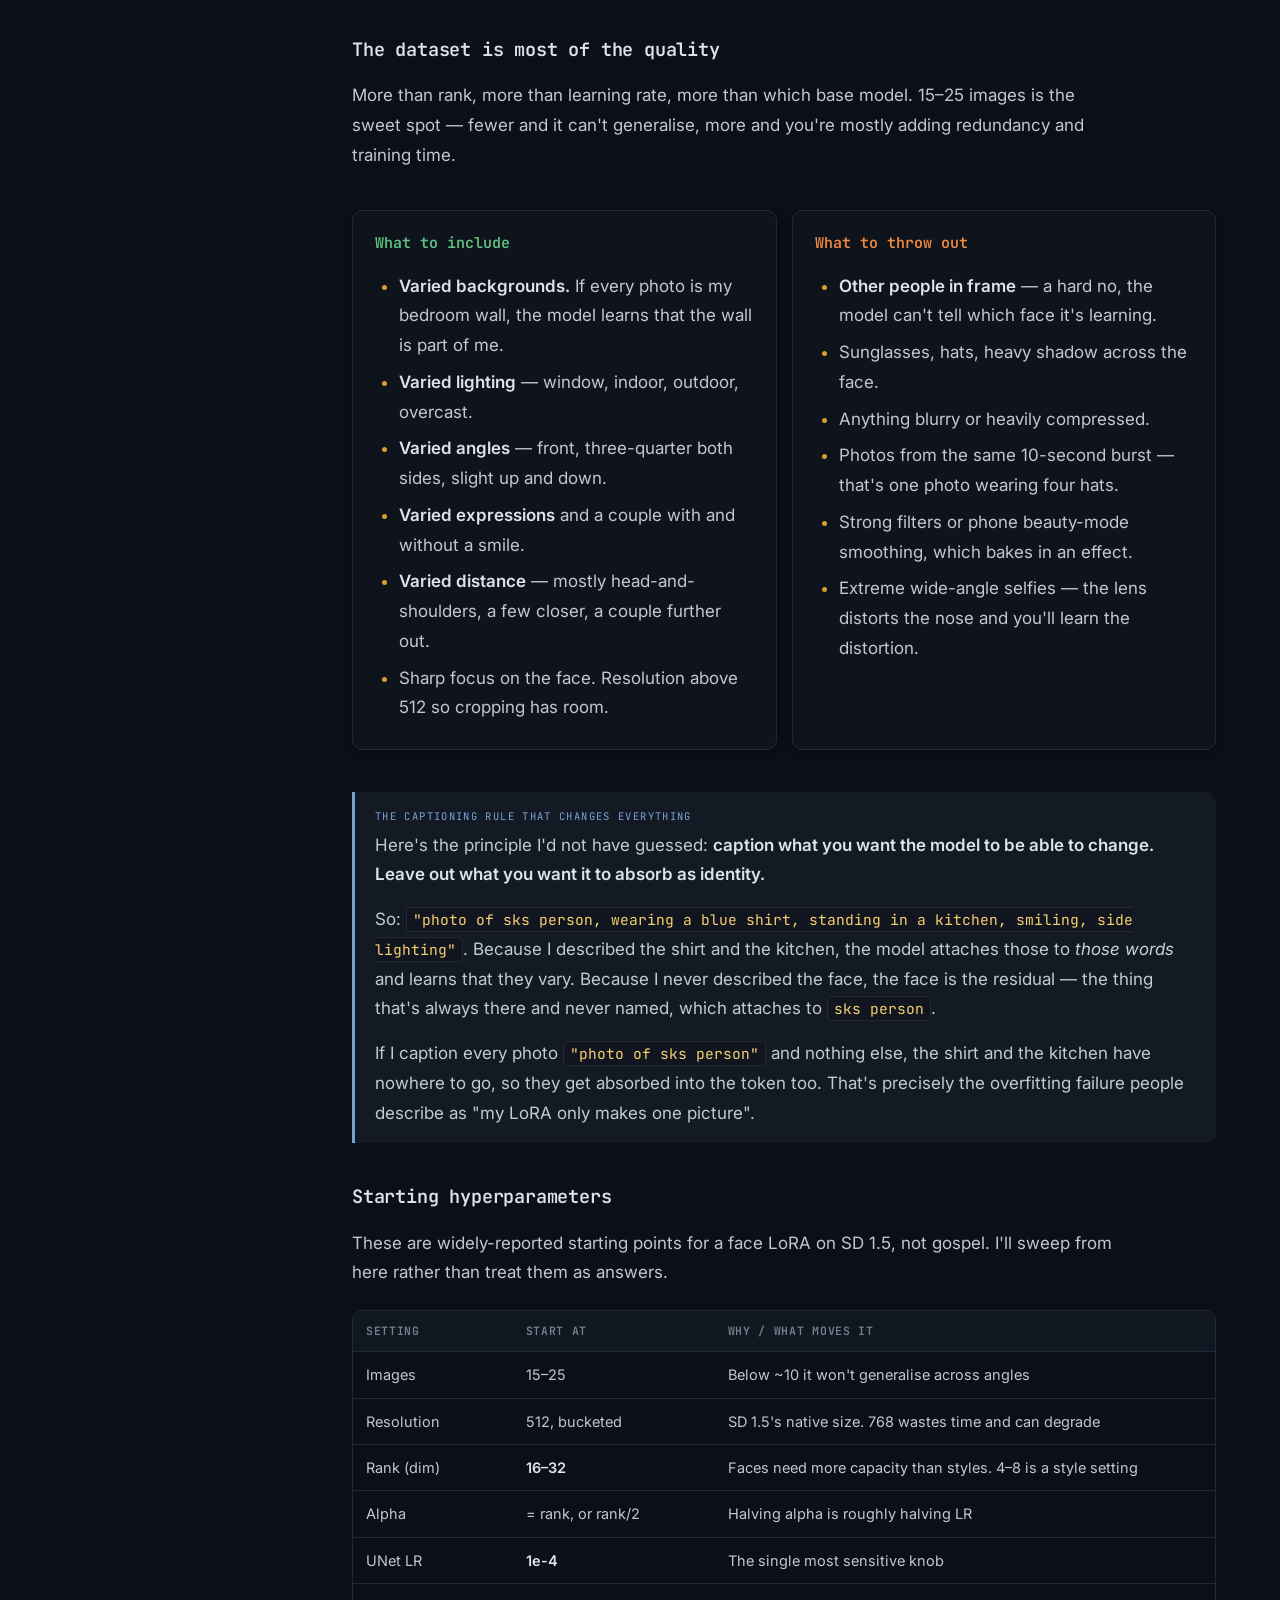
<file: on-device-headshot-generator.html>
<!DOCTYPE html>
<html lang="en">
<head>
<meta charset="UTF-8" />
<meta name="viewport" content="width=device-width, initial-scale=1.0" />
<title>On-device headshot generator — what I need to understand first</title>
<link rel="preconnect" href="https://fonts.googleapis.com">
<link rel="preconnect" href="https://fonts.gstatic.com" crossorigin>
<link href="https://fonts.googleapis.com/css2?family=Inter:wght@400;500;600;700&family=JetBrains+Mono:wght@400;500;600;700&display=swap" rel="stylesheet">
<style>
:root{
  --primary:#0b0f17; --surface:#10151f; --surface-2:#161d29; --surface-3:#1d2534;
  --deep:#070a11; --line:#212a39; --line-2:#2e3a4d;
  --ink:#dde3ec; --muted:#93a0b4; --faint:#76818f; --ghost:#4d586a;
  --accent:#f0b429; --accent-hover:#f7c95c; --accent-dim:#d99e2b; --accent-2:#f7d070;
  --amber:#f0883e; --green:#5ec27e; --blue:#7aa2d8;
  --mono:'JetBrains Mono',ui-monospace,SFMono-Regular,Menlo,monospace;
  --sans:'Inter',-apple-system,BlinkMacSystemFont,'Segoe UI',sans-serif;
  --e1:0 1px 2px rgba(0,0,0,.3),0 2px 8px -2px rgba(0,0,0,.35);
  --e2:0 2px 4px rgba(0,0,0,.3),0 12px 28px -8px rgba(0,0,0,.55);
}
*{box-sizing:border-box;}
html{scroll-behavior:smooth;scroll-padding-top:24px;}
body{
  margin:0;background:var(--primary);color:rgba(221,227,236,.87);
  font-family:var(--sans);font-size:17px;line-height:1.75;
  -webkit-font-smoothing:antialiased;
}

/* ── Layout ─────────────────────────────────────────── */
.wrap{max-width:1200px;margin:0 auto;padding:0 24px;}
.grid{display:grid;grid-template-columns:1fr;gap:48px;}
@media(min-width:1080px){
  .grid{grid-template-columns:232px minmax(0,1fr);gap:56px;align-items:start;}
}

/* ── Header ─────────────────────────────────────────── */
header.hero{
  border-bottom:1px solid var(--line);
  background:
    radial-gradient(900px 340px at 12% -20%,rgba(240,180,41,.11),transparent 62%),
    linear-gradient(180deg,var(--deep),var(--primary));
  padding:68px 0 44px;margin-bottom:52px;
}
.eyebrow{
  font-family:var(--mono);font-size:11.5px;letter-spacing:.16em;text-transform:uppercase;
  color:var(--accent-dim);margin:0 0 18px;display:flex;align-items:center;gap:10px;
}
.eyebrow::before{content:"";width:26px;height:1px;background:var(--accent-dim);display:block;}
h1{
  font-family:var(--mono);font-size:clamp(28px,4.6vw,44px);line-height:1.16;
  letter-spacing:-.03em;color:var(--ink);font-weight:700;margin:0 0 20px;max-width:20ch;
}
.standfirst{font-size:18.5px;color:var(--muted);max-width:66ch;margin:0 0 26px;line-height:1.65;}
.metarow{display:flex;flex-wrap:wrap;gap:8px;}
.pill{
  font-family:var(--mono);font-size:12px;color:var(--muted);
  border:1px solid var(--line);background:var(--surface-2);
  padding:4px 11px;border-radius:999px;
}
.pill.hot{color:var(--accent);border-color:rgba(240,180,41,.32);background:rgba(240,180,41,.07);}

/* ── TOC ────────────────────────────────────────────── */
nav.toc{display:none;}
@media(min-width:1080px){
  nav.toc{display:block;position:sticky;top:28px;max-height:calc(100vh - 56px);overflow-y:auto;}
}
.toc-title{
  font-family:var(--mono);font-size:10.5px;letter-spacing:.17em;text-transform:uppercase;
  color:var(--ghost);margin:0 0 14px;padding-bottom:10px;border-bottom:1px solid var(--line);
}
.toc a{
  display:block;font-size:13.5px;line-height:1.45;color:var(--faint);text-decoration:none;
  padding:6px 0 6px 13px;border-left:2px solid var(--line);transition:.16s;
}
.toc a:hover{color:var(--ink);border-left-color:var(--line-2);}
.toc a.on{color:var(--accent);border-left-color:var(--accent);}
.toc a .n{font-family:var(--mono);font-size:11px;color:var(--ghost);margin-right:7px;}
.toc a.on .n{color:var(--accent-dim);}

/* ── Prose ──────────────────────────────────────────── */
article{padding-bottom:110px;}
article > p, article > ul, article > ol, article > blockquote{max-width:70ch;}
h2{
  font-family:var(--mono);font-size:26px;font-weight:700;letter-spacing:-.022em;color:var(--ink);
  margin:66px 0 14px;padding-bottom:12px;border-bottom:1px solid var(--line);scroll-margin-top:24px;
}
h2 .num{font-size:17px;color:var(--accent);margin-right:11px;font-weight:600;}
h3{font-family:var(--mono);font-size:18.5px;font-weight:600;letter-spacing:-.01em;color:var(--ink);margin:38px 0 10px;}
h4{font-family:var(--mono);font-size:15px;font-weight:600;color:var(--accent-2);margin:26px 0 7px;}
p{margin:15px 0;}
ul,ol{margin:15px 0;padding-left:24px;}
li{margin:7px 0;}
li::marker{color:var(--accent-dim);}
strong{color:var(--ink);font-weight:600;}
em{color:rgba(221,227,236,.9);}
a{color:var(--accent);text-decoration:underline;text-decoration-color:rgba(240,180,41,.3);text-underline-offset:4px;transition:.16s;}
a:hover{text-decoration-color:var(--accent);}
hr{border:0;border-top:1px solid var(--line);margin:44px 0;}
code{
  font-family:var(--mono);font-size:.86em;color:var(--accent-2);
  background:var(--surface);border:1px solid var(--line);border-radius:4px;padding:2px 6px;
}
pre{
  background:var(--surface);border:1px solid var(--line);border-radius:10px;
  padding:17px 19px;overflow-x:auto;font-family:var(--mono);font-size:13.5px;line-height:1.62;
  color:rgba(221,227,236,.9);box-shadow:var(--e1);margin:20px 0;
}
pre code{background:none;border:0;padding:0;color:inherit;font-size:inherit;}
pre .c{color:var(--faint);}
pre .k{color:var(--accent);}
pre .s{color:var(--green);}

/* ── Blocks ─────────────────────────────────────────── */
.callout{
  margin:22px 0;padding:15px 20px;border-left:3px solid var(--accent);
  background:rgba(22,29,41,.8);border-radius:0 10px 10px 0;
}
.callout .label{
  display:block;font-family:var(--mono);font-size:10.5px;letter-spacing:.13em;
  text-transform:uppercase;color:var(--accent);margin-bottom:5px;
}
.callout p:first-of-type{margin-top:0;}
.callout p:last-child{margin-bottom:0;}
.callout.warn{border-left-color:var(--amber);}
.callout.warn .label{color:var(--amber);}
.callout.good{border-left-color:var(--green);}
.callout.good .label{color:var(--green);}
.callout.key{border-left-color:var(--blue);}
.callout.key .label{color:var(--blue);}

.card{
  margin:20px 0;padding:19px 22px;border:1px solid var(--line);
  background:rgba(16,21,31,.72);border-radius:10px;box-shadow:var(--e1);
}
.card h3,.card h4{margin-top:0;}
.grid2{display:grid;grid-template-columns:1fr;gap:15px;margin:20px 0;}
@media(min-width:760px){.grid2{grid-template-columns:1fr 1fr;}}

/* ── Tables ─────────────────────────────────────────── */
.tablewrap{margin:22px 0;overflow-x:auto;border:1px solid var(--line);border-radius:10px;}
table{width:100%;border-collapse:collapse;font-size:14.5px;}
th,td{border-bottom:1px solid var(--line);padding:10px 13px;text-align:left;vertical-align:top;}
th{
  background:rgba(22,29,41,.6);font-family:var(--mono);font-size:11.5px;font-weight:600;
  text-transform:uppercase;letter-spacing:.06em;color:var(--faint);white-space:nowrap;
}
tbody tr:last-child td{border-bottom:0;}
tbody tr:hover td{background:rgba(240,180,41,.035);}
td code{font-size:12.5px;}

/* ── Figures ────────────────────────────────────────── */
figure{margin:30px 0;}
figure svg{display:block;width:100%;height:auto;border:1px solid var(--line);border-radius:10px;background:var(--surface);box-shadow:var(--e1);}
figcaption{margin-top:10px;text-align:center;font-size:13px;color:var(--faint);}

/* ── Reading list ───────────────────────────────────── */
.reads{display:grid;grid-template-columns:1fr;gap:11px;margin:20px 0;}
.read{
  display:block;padding:14px 17px;border:1px solid var(--line);border-radius:9px;
  background:rgba(16,21,31,.6);text-decoration:none;transition:.17s;
}
.read:hover{border-color:rgba(240,180,41,.4);background:rgba(22,29,41,.85);transform:translateX(3px);}
.read .rt{display:flex;align-items:center;gap:9px;margin-bottom:4px;flex-wrap:wrap;}
.read .tag{
  font-family:var(--mono);font-size:9.5px;letter-spacing:.11em;text-transform:uppercase;
  padding:2.5px 7px;border-radius:4px;border:1px solid;
}
.tag.paper{color:var(--blue);border-color:rgba(122,162,216,.35);background:rgba(122,162,216,.08);}
.tag.post{color:var(--accent);border-color:rgba(240,180,41,.3);background:rgba(240,180,41,.07);}
.tag.code{color:var(--green);border-color:rgba(94,194,126,.3);background:rgba(94,194,126,.07);}
.tag.docs{color:var(--amber);border-color:rgba(240,136,62,.3);background:rgba(240,136,62,.07);}
.tag.video{color:#c58ee0;border-color:rgba(197,142,224,.3);background:rgba(197,142,224,.08);}
.read .rn{color:var(--ink);font-weight:600;font-size:15px;font-family:var(--mono);letter-spacing:-.01em;}
.read .rd{color:var(--faint);font-size:13.5px;line-height:1.5;}
.read .must{color:var(--accent);font-family:var(--mono);font-size:10px;letter-spacing:.1em;}

/* ── Steps ──────────────────────────────────────────── */
.step{position:relative;padding-left:50px;margin:26px 0;}
.step .sn{
  position:absolute;left:0;top:1px;width:34px;height:34px;border-radius:9px;
  border:1px solid rgba(240,180,41,.35);background:rgba(240,180,41,.08);
  font-family:var(--mono);font-size:14px;font-weight:700;color:var(--accent);
  display:flex;align-items:center;justify-content:center;
}
.step h3{margin:3px 0 6px;}
.step .dur{font-family:var(--mono);font-size:11.5px;color:var(--ghost);letter-spacing:.05em;}

.kpi{display:flex;flex-wrap:wrap;gap:12px;margin:22px 0;}
.kpi .box{
  min-width:136px;flex:1;padding:13px 17px;border:1px solid var(--line);
  background:rgba(16,21,31,.72);border-radius:10px;box-shadow:var(--e1);
}
.kpi .v{display:block;font-family:var(--mono);font-size:21px;font-weight:700;color:var(--accent);font-variant-numeric:tabular-nums;}
.kpi .k{font-size:12.5px;color:var(--faint);line-height:1.35;}

footer{border-top:1px solid var(--line);padding:30px 0 50px;color:var(--ghost);font-family:var(--mono);font-size:12.5px;}
</style>
</head>
<body>

<header class="hero">
  <div class="wrap">
    <p class="eyebrow">DML · build notes</p>
    <p style="font-family:var(--mono);font-size:13px;margin:0 0 18px"><a href="docs/index.html">→ How it's built, under the hood: models, training, generation, evaluation, infrastructure, results</a></p>
    <h1>An on-device headshot generator</h1>
    <p class="standfirst">Everything I need to understand before I write a line of it — how diffusion
    models actually produce a picture, the four different ways to teach one a specific face, how to tell
    whether it worked, and what has to happen to a 2&nbsp;GB model before it runs on a phone.</p>
    <div class="metarow">
      <span class="pill hot">Stable Diffusion 1.5</span>
      <span class="pill">LoRA</span>
      <span class="pill">IP-Adapter</span>
      <span class="pill">ControlNet</span>
      <span class="pill">Core ML · ANE</span>
      <span class="pill">INT8 / palettization</span>
      <span class="pill">step distillation</span>
      <span class="pill">RunPod</span>
    </div>
  </div>
</header>

<div class="wrap">
<div class="grid">

<nav class="toc">
  <p class="toc-title">Contents</p>
  <a href="#sys"><span class="n">◆</span>System design</a>
  <a href="#status"><span class="n">◆</span>Build status</a>
  <a href="#s0"><span class="n">00</span>The one hard problem</a>
  <a href="#s1"><span class="n">01</span>How diffusion makes a picture</a>
  <a href="#s2"><span class="n">02</span>Four ways to teach it my face</a>
  <a href="#s3"><span class="n">03</span>Making it actually good</a>
  <a href="#s4"><span class="n">04</span>How I know it worked</a>
  <a href="#s5"><span class="n">05</span>Getting it onto the phone</a>
  <a href="#s6"><span class="n">06</span>Making it fast enough</a>
  <a href="#s7"><span class="n">07</span>The order to learn this in</a>
  <a href="#s8"><span class="n">08</span>Reading list</a>
  <a href="#s9"><span class="n">09</span>Open questions</a>
  <a href="#s10"><span class="n">10</span>Extensions — going further</a>
</nav>

<article>

<h2 id="sys"><span class="num">◆</span>System design — what I'm building and how it works</h2>

<p>The rest of this document is the theory, one mechanism at a time. This section is the whole
machine: what the product does, which problems it exists to solve, and how a selfie turns into a
headshot without the photo ever leaving the phone.</p>

<h3>What it does</h3>

<p>You take a selfie, or pick one or more photos from your library. A few seconds later you get
professional headshots: a clean studio backdrop, a blazer instead of a hoodie, soft even lighting,
correct head-and-shoulders framing. The face has to be recognisably you. Everything runs on the
iPhone, and nothing is uploaded.</p>

<h3>The problems it solves</h3>

<div class="tablewrap"><table>
<thead><tr><th>Problem</th><th>How today's AI headshot apps handle it</th><th>How this design handles it</th></tr></thead>
<tbody>
<tr><td><strong>Privacy</strong></td><td>Upload 10–20 selfies to a server, which holds biometric face data</td><td>Every model that touches the face runs on the device. Nothing is uploaded</td></tr>
<tr><td><strong>Cost per user</strong></td><td>A GPU trains a model for every customer</td><td>No per-user training. GPU spend is build-time only, a few cents per experiment</td></tr>
<tr><td><strong>Waiting</strong></td><td>30–60+ minutes of training before the first image</td><td>Seconds. Zero-shot identity plus 4–8 step distilled sampling</td></tr>
<tr><td><strong>"It looks like my cousin"</strong></td><td>Depends on how well the per-user model trained</td><td>The edit path keeps your real face pixels. The generate path conditions on a face-recognition embedding. An identity guard rejects weak results</td></tr>
<tr><td><strong>Framing and compliance</strong></td><td>Prompt and hope</td><td>ControlNet sets the layout, and a compliance checker measures head ratio, eye line, background and sharpness</td></tr>
<tr><td><strong>Fitting on a phone</strong></td><td>Not attempted</td><td>Palettized Core ML, UNet resident on the ANE, 512 then upscale, precomputed prompt embeddings</td></tr>
</tbody></table></div>

<h3>Two halves: build time and run time</h3>

<p>The system splits cleanly in two. <strong>Build time</strong> happens on rented cloud GPUs. It's
where models are chosen, distilled, converted, quantized and measured, and it never sees a user's
photo. Its only output is a model bundle. <strong>Run time</strong> happens on the user's phone,
offline, using that bundle.</p>

<figure>
<svg viewBox="0 0 860 340" xmlns="http://www.w3.org/2000/svg" role="img" aria-label="System overview: build time on cloud GPUs produces a model bundle used at run time on the phone">
<title>System overview: build time on cloud GPUs, run time on the phone</title>
<defs>
<marker id="sy-ar" markerWidth="8" markerHeight="8" refX="7" refY="4" orient="auto"><path d="M0 1 L7 4 L0 7 z" fill="#4d586a"/></marker>
<marker id="sy-ag" markerWidth="8" markerHeight="8" refX="7" refY="4" orient="auto"><path d="M0 1 L7 4 L0 7 z" fill="#f0b429"/></marker>
</defs>
<rect x="16" y="16" width="300" height="308" rx="10" fill="#0b0f17" stroke="#2e3a4d" stroke-dasharray="4 4"/>
<text x="32" y="40" font-family="ui-monospace,Menlo,monospace" font-size="12.5" fill="#d99e2b">BUILD TIME · RunPod GPU</text>
<text x="32" y="58" font-family="ui-monospace,Menlo,monospace" font-size="11" fill="#76818f">never sees a user's photo</text>
<rect x="32" y="78" width="268" height="34" rx="7" fill="#10151f" stroke="#7aa2d8" stroke-width="1.3"/>
<text x="166" y="99" font-family="ui-monospace,Menlo,monospace" font-size="11.5" fill="#dde3ec" text-anchor="middle">SD 1.5 base + inpainting</text>
<rect x="32" y="122" width="268" height="34" rx="7" fill="#10151f" stroke="#7aa2d8" stroke-width="1.3"/>
<text x="166" y="143" font-family="ui-monospace,Menlo,monospace" font-size="11.5" fill="#dde3ec" text-anchor="middle">FaceID adapter · ControlNet</text>
<rect x="32" y="166" width="268" height="34" rx="7" fill="#10151f" stroke="#7aa2d8" stroke-width="1.3"/>
<text x="166" y="187" font-family="ui-monospace,Menlo,monospace" font-size="11.5" fill="#dde3ec" text-anchor="middle">LCM-LoRA · 4–8 steps · CFG 1</text>
<rect x="32" y="210" width="268" height="34" rx="7" fill="#10151f" stroke="#f0883e" stroke-width="1.3"/>
<text x="166" y="231" font-family="ui-monospace,Menlo,monospace" font-size="11.5" fill="#dde3ec" text-anchor="middle">Core ML · palettize 8/6/4-bit</text>
<rect x="32" y="254" width="268" height="34" rx="7" fill="#10151f" stroke="#5ec27e" stroke-width="1.3"/>
<text x="166" y="275" font-family="ui-monospace,Menlo,monospace" font-size="11" fill="#dde3ec" text-anchor="middle">eval: identity · prompt · compliance</text>
<path d="M166 112 V122" stroke="#4d586a" stroke-width="1.5" marker-end="url(#sy-ar)"/><path d="M166 156 V166" stroke="#4d586a" stroke-width="1.5" marker-end="url(#sy-ar)"/><path d="M166 200 V210" stroke="#4d586a" stroke-width="1.5" marker-end="url(#sy-ar)"/><path d="M166 244 V254" stroke="#4d586a" stroke-width="1.5" marker-end="url(#sy-ar)"/>
<path d="M32 271 H24 V95 H30" stroke="#5ec27e" stroke-width="1.3" fill="none" stroke-dasharray="3 3" marker-end="url(#sy-ar)"/>
<text x="166" y="310" font-family="ui-monospace,Menlo,monospace" font-size="10.5" fill="#76818f" text-anchor="middle">measure → change one thing → repeat</text>

<rect x="338" y="155" width="180" height="56" rx="8" fill="#161d29" stroke="#f0b429" stroke-width="1.6"/>
<text x="428" y="175" font-family="ui-monospace,Menlo,monospace" font-size="12" fill="#f0b429" text-anchor="middle">MODEL BUNDLE</text>
<text x="428" y="191" font-family="ui-monospace,Menlo,monospace" font-size="10.5" fill="#93a0b4" text-anchor="middle">Core ML · ~1 GB</text>
<text x="428" y="205" font-family="ui-monospace,Menlo,monospace" font-size="10.5" fill="#76818f" text-anchor="middle">downloaded once</text>
<path d="M300 227 H318 V183 H336" stroke="#f0b429" stroke-width="1.5" fill="none" marker-end="url(#sy-ag)"/>


<rect x="540" y="16" width="304" height="308" rx="10" fill="#0b0f17" stroke="#2e3a4d" stroke-dasharray="4 4"/>
<text x="556" y="40" font-family="ui-monospace,Menlo,monospace" font-size="12.5" fill="#d99e2b">RUN TIME · the user's iPhone</text>
<text x="556" y="58" font-family="ui-monospace,Menlo,monospace" font-size="11" fill="#76818f">offline · no upload · no training</text>
<rect x="556" y="78" width="272" height="34" rx="7" fill="#161d29" stroke="#2e3a4d"/>
<text x="692" y="99" font-family="ui-monospace,Menlo,monospace" font-size="11.5" fill="#dde3ec" text-anchor="middle">selfie · camera or library</text>
<rect x="556" y="122" width="272" height="34" rx="7" fill="#10151f" stroke="#7aa2d8" stroke-width="1.3"/>
<text x="692" y="143" font-family="ui-monospace,Menlo,monospace" font-size="11.5" fill="#dde3ec" text-anchor="middle">face analysis · quality gate</text>
<rect x="556" y="166" width="272" height="34" rx="7" fill="#10151f" stroke="#f0b429" stroke-width="1.5"/>
<text x="692" y="187" font-family="ui-monospace,Menlo,monospace" font-size="11.5" fill="#f0b429" text-anchor="middle">diffusion · edit or generate</text>
<rect x="556" y="210" width="272" height="34" rx="7" fill="#10151f" stroke="#7aa2d8" stroke-width="1.3"/>
<text x="692" y="231" font-family="ui-monospace,Menlo,monospace" font-size="11.5" fill="#dde3ec" text-anchor="middle">identity guard · compliance</text>
<rect x="556" y="254" width="272" height="34" rx="7" fill="#10151f" stroke="#5ec27e" stroke-width="1.5"/>
<text x="692" y="275" font-family="ui-monospace,Menlo,monospace" font-size="11.5" fill="#5ec27e" text-anchor="middle">headshot · upscaled</text>
<path d="M692 112 V122" stroke="#4d586a" stroke-width="1.5" marker-end="url(#sy-ar)"/><path d="M692 156 V166" stroke="#4d586a" stroke-width="1.5" marker-end="url(#sy-ar)"/><path d="M692 200 V210" stroke="#4d586a" stroke-width="1.5" marker-end="url(#sy-ar)"/><path d="M692 244 V254" stroke="#4d586a" stroke-width="1.5" marker-end="url(#sy-ar)"/>
<path d="M518 183 H554" stroke="#f0b429" stroke-width="1.5" fill="none" marker-end="url(#sy-ag)"/>
<text x="692" y="310" font-family="ui-monospace,Menlo,monospace" font-size="10.5" fill="#5ec27e" text-anchor="middle">the photo never leaves the phone</text>
</svg>
<figcaption>Build time makes and measures the models, and ships a bundle. Run time only uses it.</figcaption>
</figure>

<h3>What happens on the phone, step by step</h3>

<figure>
<svg viewBox="0 0 860 400" xmlns="http://www.w3.org/2000/svg" role="img" aria-label="On-device runtime flow with an edit path and a generate path">
<title>On-device runtime flow: analysis, two diffusion paths, decode, identity guard</title>
<defs>
<marker id="rt-ar" markerWidth="8" markerHeight="8" refX="7" refY="4" orient="auto"><path d="M0 1 L7 4 L0 7 z" fill="#4d586a"/></marker>
<marker id="rt-aa" markerWidth="8" markerHeight="8" refX="7" refY="4" orient="auto"><path d="M0 1 L7 4 L0 7 z" fill="#f0883e"/></marker>
</defs>
<g font-family="ui-monospace,Menlo,monospace" text-anchor="middle">
<rect x="20" y="20" width="150" height="50" rx="7" fill="#161d29" stroke="#2e3a4d"/>
<text x="95" y="41" font-size="12" fill="#dde3ec">selfie</text>
<text x="95" y="58" font-size="10.5" fill="#76818f">1–3 photos</text>
<rect x="200" y="20" width="230" height="50" rx="7" fill="#10151f" stroke="#7aa2d8" stroke-width="1.3"/>
<text x="315" y="41" font-size="12" fill="#7aa2d8">quality gate</text>
<text x="315" y="58" font-size="10.5" fill="#76818f">one face · sharp · eyes open</text>
<rect x="460" y="20" width="380" height="50" rx="7" fill="#10151f" stroke="#7aa2d8" stroke-width="1.3"/>
<text x="650" y="41" font-size="12" fill="#7aa2d8">face analysis · runs once</text>
<text x="650" y="58" font-size="10.5" fill="#76818f">landmarks · face+hair mask · face embedding</text>
</g>
<path d="M170 45 H198" stroke="#4d586a" stroke-width="1.5" marker-end="url(#rt-ar)"/><path d="M430 45 H458" stroke="#4d586a" stroke-width="1.5" marker-end="url(#rt-ar)"/>
<path d="M650 70 V100 H145 V130" stroke="#4d586a" stroke-width="1.5" fill="none" marker-end="url(#rt-ar)"/>
<path d="M145 100 H8 V257 H18" stroke="#4d586a" stroke-width="1.5" fill="none" marker-end="url(#rt-ar)"/>

<g font-family="ui-monospace,Menlo,monospace">
<text x="160" y="124" font-size="11" fill="#5ec27e">A · EDIT (default): identity kept by construction</text>
<text x="160" y="224" font-size="11" fill="#f0883e">B · GENERATE: new angle or style</text>
</g>
<g font-family="ui-monospace,Menlo,monospace" text-anchor="middle">
<rect x="20" y="132" width="250" height="50" rx="7" fill="#10151f" stroke="#5ec27e" stroke-width="1.3"/>
<text x="145" y="153" font-size="12" fill="#dde3ec">keep real face + hair</text>
<text x="145" y="170" font-size="10.5" fill="#76818f">pixels untouched, from the mask</text>
<rect x="300" y="132" width="280" height="50" rx="7" fill="#10151f" stroke="#5ec27e" stroke-width="1.3"/>
<text x="440" y="153" font-size="12" fill="#dde3ec">inpaint scene + clothes</text>
<text x="440" y="170" font-size="10.5" fill="#76818f">SD 1.5 inpaint + ControlNet</text>
<rect x="610" y="132" width="230" height="50" rx="7" fill="#10151f" stroke="#5ec27e" stroke-width="1.3"/>
<text x="725" y="153" font-size="12" fill="#dde3ec">harmonize lighting</text>
<text x="725" y="170" font-size="10.5" fill="#76818f">img2img · strength 0.2–0.35</text>

<rect x="20" y="232" width="250" height="50" rx="7" fill="#10151f" stroke="#f0883e" stroke-width="1.3"/>
<text x="145" y="253" font-size="12" fill="#dde3ec">style preset</text>
<text x="145" y="270" font-size="10.5" fill="#76818f">prompt embedding, precomputed</text>
<rect x="300" y="232" width="280" height="50" rx="7" fill="#10151f" stroke="#f0883e" stroke-width="1.3"/>
<text x="440" y="253" font-size="12" fill="#dde3ec">FaceID adapter + ControlNet</text>
<text x="440" y="270" font-size="10.5" fill="#76818f">who (embedding) · where (layout)</text>
<rect x="610" y="232" width="230" height="50" rx="7" fill="#10151f" stroke="#f0883e" stroke-width="1.3"/>
<text x="725" y="253" font-size="12" fill="#dde3ec">LCM denoise</text>
<text x="725" y="270" font-size="10.5" fill="#76818f">4–8 steps · CFG 1 · ANE</text>

<rect x="610" y="330" width="230" height="50" rx="7" fill="#10151f" stroke="#7aa2d8" stroke-width="1.3"/>
<text x="725" y="351" font-size="12" fill="#dde3ec">VAE decode · GPU</text>
<text x="725" y="368" font-size="10.5" fill="#76818f">64×64×4 → 512×512×3</text>
<rect x="300" y="330" width="280" height="50" rx="7" fill="#10151f" stroke="#7aa2d8" stroke-width="1.3"/>
<text x="440" y="351" font-size="12" fill="#dde3ec">identity guard + compliance</text>
<text x="440" y="368" font-size="10.5" fill="#76818f">2nd recognizer · ICAO-style checks</text>
<rect x="20" y="330" width="250" height="50" rx="7" fill="#161d29" stroke="#5ec27e" stroke-width="1.5"/>
<text x="145" y="351" font-size="12" fill="#5ec27e">headshot → gallery</text>
<text x="145" y="368" font-size="10.5" fill="#76818f">upscaled 2× · scores attached</text>
</g>
<path d="M270 157 H298" stroke="#4d586a" stroke-width="1.5" marker-end="url(#rt-ar)"/><path d="M580 157 H608" stroke="#4d586a" stroke-width="1.5" marker-end="url(#rt-ar)"/><path d="M270 257 H298" stroke="#4d586a" stroke-width="1.5" marker-end="url(#rt-ar)"/><path d="M580 257 H608" stroke="#4d586a" stroke-width="1.5" marker-end="url(#rt-ar)"/>
<path d="M840 157 H852 V355 H842" stroke="#4d586a" stroke-width="1.5" fill="none" marker-end="url(#rt-ar)"/>
<path d="M725 282 V328" stroke="#4d586a" stroke-width="1.5" marker-end="url(#rt-ar)"/>
<path d="M610 355 H582" stroke="#4d586a" stroke-width="1.5" marker-end="url(#rt-ar)"/><path d="M300 355 H272" stroke="#4d586a" stroke-width="1.5" marker-end="url(#rt-ar)"/>
<path d="M440 330 V286" stroke="#f0883e" stroke-width="1.3" stroke-dasharray="3 3" marker-end="url(#rt-aa)"/>
<text x="450" y="312" font-family="ui-monospace,Menlo,monospace" font-size="10.5" fill="#f0883e">fail → new seed, or fall back to A</text>
</svg>
<figcaption>Analysis runs once. Path A edits the real photo, path B generates a new one. Every result is checked before you see it.</figcaption>
</figure>

<ol>
<li><strong>Quality gate.</strong> Reject bad input before spending any compute: exactly one face,
sharp enough (variance of the Laplacian), eyes open, not heavily backlit. A bad selfie can only
produce a bad headshot, so this is the cheapest quality win in the system.</li>
<li><strong>Face analysis, once.</strong> Landmarks (for framing and compliance), a face-and-hair mask
(for the edit path), and a face-recognition embedding (for the generate path and the identity
guard). These are small models, and Apple's Vision framework covers most of it.</li>
<li><strong>Path A · Edit (the default).</strong> The face and hair pixels are kept as they are.
Everything else (backdrop, clothes, shoulders) is inpainted, with ControlNet holding the framing.
A low-strength img2img pass over the whole image then matches the lighting on the face to the new
scene. Identity is preserved by construction, and low strength runs only a fraction of the
denoising steps.</li>
<li><strong>Path B · Generate.</strong> For a new angle, expression or style. A style preset supplies
the prompt, FaceID supplies <em>who</em>, ControlNet supplies <em>where</em>, and a 4–8 step LCM
sampler at CFG 1 does the denoising, with the UNet on the Neural Engine.</li>
<li><strong>Decode and upscale.</strong> The VAE decoder turns the latent into 512² pixels (probably
on the GPU, which section 05 says to measure), then a small upscaler doubles it.</li>
<li><strong>Identity guard and compliance.</strong> Score the result against the input with a
<em>different</em> face recognizer from the one path B conditioned on, so the check isn't circular.
Run the compliance checks from section 04. Below threshold: a new seed, or fall back to path A. The
user never sees the failures.</li>
</ol>

<div class="callout key">
<span class="label">A cheap win hiding in the design</span>
<p>The prompts are fixed style presets ("studio grey, navy blazer", "outdoor, soft daylight"), not
free text. So their 77×768 text embeddings can be computed once at build time and shipped. That's
about 118&nbsp;KB each in fp16, instead of shipping and running a 123M-parameter text encoder on the
phone. One network fewer to convert, quantize and hold in memory.</p>
</div>

<h3>What ships in the bundle</h3>

<div class="tablewrap"><table>
<thead><tr><th>Component</th><th>Model</th><th>Size (est.)</th><th>Runs on</th><th>Runs</th></tr></thead>
<tbody>
<tr><td>Face analysis</td><td>Apple Vision + small segmenter</td><td>few MB</td><td>ANE / CPU</td><td>once</td></tr>
<tr><td>Face embedding</td><td>ArcFace-class, <strong>commercially licensed</strong></td><td>~5–100 MB</td><td>ANE</td><td>once + guard</td></tr>
<tr><td>Prompt embeddings</td><td>precomputed, replaces the text encoder</td><td>~118 KB each</td><td>none</td><td>none</td></tr>
<tr><td>UNet (+ inpaint variant)</td><td>SD 1.5, 860M, LCM-LoRA folded in</td><td>~430–650 MB at 4–6 bit</td><td>ANE</td><td>every step</td></tr>
<tr><td>ControlNet</td><td>~360M</td><td>~200–270 MB</td><td>ANE</td><td>every step</td></tr>
<tr><td>FaceID adapter</td><td>~22M + its LoRA</td><td>~50 MB</td><td>ANE</td><td>every step (path B)</td></tr>
<tr><td>VAE encoder / decoder</td><td>34M / 50M</td><td>~70 MB</td><td>GPU?</td><td>once each</td></tr>
<tr><td>Upscaler</td><td>small 2× SR model</td><td>~5–20 MB</td><td>ANE / GPU</td><td>once</td></tr>
</tbody></table></div>

<p>Sizes are estimates from parameter counts and target bit widths. Real numbers come from the
quantization stage (step 7), and peak memory will matter more than file size.</p>

<h3>How the pieces get built: the development loop</h3>

<p>Code is written and smoke-tested on the laptop. Anything heavy runs on the cheapest rented GPU
that fits, with the result copied back and the pod destroyed. The laptop is never used for real
training.</p>

<figure>
<svg viewBox="0 0 860 190" xmlns="http://www.w3.org/2000/svg" role="img" aria-label="Development loop between laptop and RunPod GPU">
<title>Development loop: laptop, RunPod pod, results, eval, next experiment</title>
<defs><marker id="dv-ar" markerWidth="8" markerHeight="8" refX="7" refY="4" orient="auto"><path d="M0 1 L7 4 L0 7 z" fill="#4d586a"/></marker></defs>
<g font-family="ui-monospace,Menlo,monospace" text-anchor="middle">
<rect x="20" y="30" width="185" height="70" rx="8" fill="#161d29" stroke="#2e3a4d"/>
<text x="112" y="54" font-size="12" fill="#dde3ec">laptop · M4</text>
<text x="112" y="72" font-size="10.5" fill="#76818f">write code</text>
<text x="112" y="88" font-size="10.5" fill="#76818f">smoke-test locally</text>
<rect x="235" y="30" width="215" height="70" rx="8" fill="#10151f" stroke="#f0b429" stroke-width="1.5"/>
<text x="342" y="54" font-size="12" fill="#f0b429">RunPod · cheapest GPU</text>
<text x="342" y="72" font-size="10.5" fill="#76818f">sync · verify GPU · run job</text>
<text x="342" y="88" font-size="10.5" fill="#76818f">hard limit · self-delete</text>
<rect x="480" y="30" width="180" height="70" rx="8" fill="#10151f" stroke="#7aa2d8" stroke-width="1.3"/>
<text x="570" y="54" font-size="12" fill="#7aa2d8">outputs/ → laptop</text>
<text x="570" y="72" font-size="10.5" fill="#76818f">images · CSVs · logs</text>
<text x="570" y="88" font-size="10.5" fill="#76818f">not big checkpoints</text>
<rect x="690" y="30" width="150" height="70" rx="8" fill="#10151f" stroke="#5ec27e" stroke-width="1.3"/>
<text x="765" y="54" font-size="12" fill="#5ec27e">eval harness</text>
<text x="765" y="72" font-size="10.5" fill="#76818f">numbers, not</text>
<text x="765" y="88" font-size="10.5" fill="#76818f">impressions</text>
</g>
<path d="M205 65 H233" stroke="#4d586a" stroke-width="1.5" marker-end="url(#dv-ar)"/><path d="M450 65 H478" stroke="#4d586a" stroke-width="1.5" marker-end="url(#dv-ar)"/><path d="M660 65 H688" stroke="#4d586a" stroke-width="1.5" marker-end="url(#dv-ar)"/>
<path d="M765 100 V145 H112 V104" stroke="#4d586a" stroke-width="1.3" fill="none" stroke-dasharray="4 4" marker-end="url(#dv-ar)"/>
<text x="440" y="165" font-family="ui-monospace,Menlo,monospace" font-size="10.5" fill="#76818f" text-anchor="middle">decide the next single change · repeat</text>
</svg>
<figcaption>Every experiment ends with the pod destroyed and a number on the laptop.</figcaption>
</figure>

<h2 id="status"><span class="num">◆</span>Build status</h2>

<p>Where the build actually is, following the order in section 07. Updated as stages land.</p>

<div class="kpi">
<div class="box"><span class="v">4 / 9</span><span class="k">stages done (0–3)</span></div>
<div class="box"><span class="v">0.99</span><span class="k">identity metric AUC on 1000 LFW pairs</span></div>
<div class="box"><span class="v">−0.03 → 0.47</span><span class="k">identity: stranger → my LoRA</span></div>
<div class="box"><span class="v">~$0.35</span><span class="k">total GPU spend so far</span></div>
</div>

<div class="tablewrap"><table>
<thead><tr><th>Stage</th><th>Status</th><th>What came out of it</th></tr></thead>
<tbody>
<tr><td>0 · DDPM from scratch</td><td><strong style="color:var(--green)">done</strong></td><td><code>stage0_ddpm/</code>. 6.5M-param UNet, 20 epochs on MNIST on an RTX 3090 (~23 s/epoch, loss 0.022). DDIM-50 is ~20× faster than DDPM-1000 on the same weights (0.7 s vs 14.8 s for 10 images on the M4)</td></tr>
<tr><td>1 · SD 1.5 taken apart</td><td><strong style="color:var(--green)">done</strong></td><td><code>stage1_sd_pipeline/</code>. Hand-written loop matches diffusers pixel for pixel, and so does my own DDIM step from stage 0. Measured shapes: 1×77×768 text, 1×4×64×64 latent (48× compression), 2×4×64×64 UNet batch under CFG, 50 UNet passes for 25 steps. 1.6 s on the 3090 vs ~37 s on the M4. First headshot: head cropped at the top, "navy blazer" came out grey, so framing and adherence are exactly the problems ControlNet and the eval harness exist for. <em>The CFG and sampler sweep grids were lost with the pod and need a ~2 min rerun</em></td></tr>
<tr><td>2 · eval harness</td><td><strong style="color:var(--green)">done</strong></td><td><code>stage2_eval/</code>. Identity from two independent recognizers: AUC 0.993 / 0.992 on 1000 LFW pairs, 98.7% agreement, guard threshold cos ≥ 0.30. CLIP score. 13 compliance checks, 8/9 injected defects caught. Fixed prompt set (v2). Plain SD 1.5 baseline: CLIP 24.7, <strong>0/24 fully compliant</strong>, every face a stranger</td></tr>
<tr><td>3 · first LoRA</td><td><strong style="color:var(--green)">done</strong></td><td><code>stage3_lora/</code>. 17 audited, captioned photos, trigger <code>ohwx man</code>. Rank 16 at 2000 steps: identity on headshots <strong>−0.03 → 0.47</strong> (passport 0.57), prompt adherence unchanged. Text-encoder LoRA: better in other styles (painting 0.16 → 0.35), slightly worse headshots. Pick: UNet-only, step 1500</td></tr>
<tr><td>4 · sweeps</td><td><strong style="color:var(--accent)">next</strong></td><td>Rank 32 / 64, LR 2e-4, LoRA scale 0.6–1.0, as parallel jobs on one GPU. Identity plateaus at ~0.47; this is where capacity and LR get tested</td></tr>
<tr><td>5 · FaceID + ControlNet</td><td>not started</td><td>Plus the edit path (extension D), and the full-precision quality ceiling (extension C)</td></tr>
<tr><td>6–8 · Core ML, quantize, LCM</td><td>not started</td><td>The size / memory / latency / identity table</td></tr>
</tbody></table></div>

<h3>What running on rented GPUs taught me</h3>

<p>Three pod sessions so far, about $0.35 in total. They surfaced these problems, all now handled in the scripts:</p>

<ul>
<li><strong>The stock API overstates cheap capacity.</strong> Community Cloud showed "Low" stock for
$0.16–0.22 GPUs that couldn't actually be created, and spot pods are no longer offered at all. A
create attempt is the only real availability check, so a retry loop now walks the approved GPUs
cheapest first.</li>
<li><strong>A pod can take ~8 minutes to boot</strong> while it pulls the image. The driver now waits
15 minutes before giving up.</li>
<li><strong>The RunPod PyTorch image has no torchvision.</strong> The job script now installs the build
that exactly matches the image's torch and CUDA, and imports it before doing any GPU work.</li>
<li><strong>The remote launcher held the SSH session open</strong> (inherited stdin), which hung the
automation. Fixed with <code>setsid … &lt;/dev/null</code>.</li>
<li><strong>CPU work doesn't belong on a GPU pod.</strong> One pod reported 48 CPUs but was capped at 5.1;
CPU-only identity validation started 288 threads and starved the GPU. The rule since: GPU work on the
pod, CPU work (face recognition, compliance, scoring) on the Mac.</li>
<li><strong><code>cd X &amp;&amp; setsid job &amp;</code> holds the ssh session open</strong> until the job ends,
because bash backgrounds the whole list in a subshell. Launch with <code>;</code>, not <code>&amp;&amp;</code>.</li>
<li><strong>Pod-to-laptop bandwidth was ~8 KB/s</strong> once, and ~2.4 MB/s another time. A 104 MB checkpoint would have taken hours
of billed time. Jobs should write small artifacts (images, CSVs, logs) and only keep the weights that
the next stage needs.</li>
</ul>

<div class="callout good">
<span class="label">What worked</span>
<p>The self-delete switch did its job: the pod deleted itself 10 minutes after the job finished,
with no one needing to remember. Running SD 1.5 alongside the small MNIST training kept the GPU busy
instead of idle. And nothing ran on the laptop beyond short smoke tests.</p>
</div>

<h2 id="s0"><span class="num">00</span>The one hard problem</h2>

<p>Stable Diffusion has never seen my face.</p>

<p>That's it. That's the whole problem, and every technique below is a consequence of it. I can ask for
a professional headshot and get a beautiful one — of a stranger. There's no token in the model's
vocabulary that means me, there are no weights encoding my jaw, and no amount of prompt engineering
will conjure them. Describing myself in words gets me somebody who matches the description, which is
not the same thing at all.</p>

<p>So the project splits into two halves that fail for completely different reasons:</p>

<div class="grid2">
  <div class="card">
    <h4>Half one — identity</h4>
    <p style="margin-bottom:0">Teach a general model one specific face, well enough that people who know me
    recognise it instantly, while keeping its ability to put that face in a suit, in new lighting, at a
    new angle. Fails by producing someone who merely resembles me, or by memorising my selfies so hard
    it can't do anything else.</p>
  </div>
  <div class="card">
    <h4>Half two — the device</h4>
    <p style="margin-bottom:0">Take ~2&nbsp;GB of float32 PyTorch and get it running inside an iPhone's
    memory budget at a tolerable speed, without wrecking the identity I just spent half one building.
    Fails by not converting at all, by silently falling off the Neural Engine, or by getting killed for
    peak memory.</p>
  </div>
</div>

<p>What I want out of this document is to understand the mechanisms well enough that when something
looks wrong I know which of maybe four things it could be, instead of changing hyperparameters at
random and hoping.</p>

<h2 id="s1"><span class="num">01</span>How diffusion actually makes a picture</h2>

<p>The core trick is almost stupid when you first see it, and then you realise why it works.</p>

<p><strong>Forward:</strong> take a real image and add a little Gaussian noise. Then a little more. Do
it a thousand times and you have pure static. This direction needs no learning at all — it's just
addition, and there's a closed form that jumps straight to step <em>t</em> without looping.</p>

<p><strong>Reverse:</strong> train a network to undo one step. Give it a noisy image and the timestep,
ask it to predict the noise that was added, subtract, repeat. Do that from pure static and a picture
falls out of it.</p>

<p>Why does that produce anything coherent? Because at high noise levels the network can only make
coarse decisions — is this a face or a landscape, where's the bright region — and at low noise levels
it's only deciding on eyelashes. The iteration is what buys structure. One shot from noise to image
would have to commit to everything at once, and that's a much harder function to learn.</p>

<h3>What it actually predicts</h3>

<p>Almost always the noise, not the image. Predicting <code>ε</code> keeps the target at roughly unit
variance across every timestep, so the loss doesn't need reweighting. Some models predict
<code>v</code> instead, which is a blend of noise and signal that behaves better at the extreme ends of
the schedule. The training loss is just MSE between predicted and actual noise. There's no adversarial
game, no discriminator, nothing unstable. That's a large part of why diffusion won.</p>

<h3>Latents, not pixels</h3>

<p>Running that loop on 512×512×3 = 786,432 numbers is brutally expensive. Stable Diffusion doesn't.
It trains an autoencoder first, compresses the image to a 64×64×4 latent (16,384 numbers, 48× fewer),
and runs the entire diffusion process in there. At the end, one pass of a decoder turns the latent back
into pixels.</p>

<p>That single decision is what made this runnable on consumer hardware, and it's why "Stable Diffusion"
is really <strong>three separate networks</strong> — which matters enormously for me later, because I
convert, quantize and profile each one independently.</p>

<div class="tablewrap">
<table>
<thead><tr><th>Component</th><th>Params</th><th>Runs</th><th>Job</th></tr></thead>
<tbody>
<tr><td><strong>Text encoder</strong><br><span style="color:var(--faint);font-size:13px">CLIP ViT-L/14</span></td><td>~123M</td><td>once</td><td>Prompt → 77×768 embedding</td></tr>
<tr><td><strong>UNet</strong></td><td>~860M</td><td><strong>every step, twice</strong></td><td>Predict the noise, conditioned on text</td></tr>
<tr><td><strong>VAE decoder</strong></td><td>~50M</td><td>once</td><td>64×64×4 latent → 512×512×3 pixels</td></tr>
</tbody>
</table>
</div>

<p>Look at the "runs" column. The UNet is 95% of my compute budget and essentially all of my
optimisation work. The text encoder runs once and I can almost ignore it. The VAE decoder runs once but
is surprisingly memory-hungry, because it's operating at full resolution.</p>

<figure>
<svg viewBox="0 0 860 320" xmlns="http://www.w3.org/2000/svg" role="img" aria-label="The three networks of Stable Diffusion and the denoising loop">
<title>The three networks of Stable Diffusion and the denoising loop</title>
<text x="24" y="30" font-family="ui-monospace,Menlo,monospace" font-size="13" fill="#76818f">PROMPT</text>
<rect x="24" y="44" width="150" height="40" rx="7" fill="#161d29" stroke="#2e3a4d"/>
<text x="99" y="65" font-family="ui-monospace,Menlo,monospace" font-size="12.5" fill="#dde3ec" text-anchor="middle">"headshot, suit"</text>
<path d="M174 64 H212" stroke="#4d586a" stroke-width="1.5" marker-end="url(#ar)"/>
<rect x="212" y="40" width="128" height="48" rx="7" fill="#10151f" stroke="#7aa2d8" stroke-width="1.5"/>
<text x="276" y="59" font-family="ui-monospace,Menlo,monospace" font-size="12.5" fill="#7aa2d8" text-anchor="middle">text encoder</text>
<text x="276" y="76" font-family="ui-monospace,Menlo,monospace" font-size="11" fill="#76818f" text-anchor="middle">123M · runs once</text>
<path d="M340 64 H420 V128" stroke="#4d586a" stroke-width="1.5" fill="none" marker-end="url(#ar)"/>
<text x="430" y="105" font-family="ui-monospace,Menlo,monospace" font-size="11" fill="#76818f">77 × 768</text>

<text x="24" y="150" font-family="ui-monospace,Menlo,monospace" font-size="13" fill="#76818f">NOISE</text>
<rect x="24" y="164" width="150" height="40" rx="7" fill="#161d29" stroke="#2e3a4d"/>
<text x="99" y="185" font-family="ui-monospace,Menlo,monospace" font-size="12" fill="#93a0b4" text-anchor="middle">64 × 64 × 4</text>
<path d="M174 184 H300" stroke="#4d586a" stroke-width="1.5" marker-end="url(#ar)"/>

<rect x="300" y="132" width="240" height="104" rx="10" fill="#10151f" stroke="#f0b429" stroke-width="2"/>
<text x="420" y="160" font-family="ui-monospace,Menlo,monospace" font-size="15" font-weight="600" fill="#f0b429" text-anchor="middle">UNet</text>
<text x="420" y="180" font-family="ui-monospace,Menlo,monospace" font-size="11.5" fill="#93a0b4" text-anchor="middle">860M params</text>
<text x="420" y="198" font-family="ui-monospace,Menlo,monospace" font-size="11.5" fill="#f0883e" text-anchor="middle">runs 2× per step</text>
<text x="420" y="216" font-family="ui-monospace,Menlo,monospace" font-size="11.5" fill="#f0883e" text-anchor="middle">≈ 95% of all compute</text>

<path d="M540 160 H580 V250 H300 V212" stroke="#f0b429" stroke-width="1.5" fill="none" stroke-dasharray="4 3" marker-end="url(#arg)"/>
<text x="440" y="268" font-family="ui-monospace,Menlo,monospace" font-size="11.5" fill="#f0b429" text-anchor="middle">× 20–50 steps · this loop is the whole cost</text>

<path d="M540 200 H620" stroke="#4d586a" stroke-width="1.5" marker-end="url(#ar)"/>
<rect x="620" y="176" width="120" height="48" rx="7" fill="#10151f" stroke="#5ec27e" stroke-width="1.5"/>
<text x="680" y="195" font-family="ui-monospace,Menlo,monospace" font-size="12.5" fill="#5ec27e" text-anchor="middle">VAE decode</text>
<text x="680" y="212" font-family="ui-monospace,Menlo,monospace" font-size="11" fill="#76818f" text-anchor="middle">once · 50M</text>
<path d="M740 200 H790" stroke="#4d586a" stroke-width="1.5" marker-end="url(#ar)"/>
<rect x="790" y="180" width="46" height="40" rx="6" fill="#161d29" stroke="#2e3a4d"/>
<text x="813" y="196" font-family="ui-monospace,Menlo,monospace" font-size="10" fill="#dde3ec" text-anchor="middle">512²</text>
<text x="813" y="210" font-family="ui-monospace,Menlo,monospace" font-size="10" fill="#76818f" text-anchor="middle">RGB</text>
<defs>
<marker id="ar" markerWidth="8" markerHeight="8" refX="7" refY="4" orient="auto"><path d="M0 1 L7 4 L0 7 z" fill="#4d586a"/></marker>
<marker id="arg" markerWidth="8" markerHeight="8" refX="7" refY="4" orient="auto"><path d="M0 1 L7 4 L0 7 z" fill="#f0b429"/></marker>
</defs>
</svg>
<figcaption>Three networks, one loop. Optimisation effort goes where the loop is.</figcaption>
</figure>

<h3>Samplers: why 50 steps became 20</h3>

<p>Here's the thing that confused me for a while. The sampler is <em>not</em> part of the model. The
UNet just predicts noise at a given timestep. Turning those predictions into a trajectory from static
to image is a numerical integration problem, and you can swap the integrator without retraining
anything.</p>

<ul>
<li><strong>DDPM</strong> — the original, stochastic, needs hundreds of steps.</li>
<li><strong>DDIM</strong> — makes it deterministic and lets you skip timesteps. Same model, 50 steps instead of 1000.</li>
<li><strong>DPM-Solver++ / UniPC</strong> — higher-order ODE solvers. Good images at 20–25 steps.</li>
</ul>

<p>That's free speed from better numerics, and it's completely separate from the distillation work in
section 06, which changes the model itself.</p>

<h3>Classifier-free guidance, and why it doubles my bill</h3>

<p>A raw conditional diffusion model follows the prompt weakly. CFG is the fix, and it's the reason
"runs 2× per step" is in that table.</p>

<p>Each step you run the UNet <em>twice</em> — once with the prompt, once with an empty prompt — and
then extrapolate away from the unconditional prediction:</p>

<pre><code>noise = uncond + scale * (cond - uncond)</code></pre>

<p>At <code>scale = 1</code> you get the plain conditional output. Crank it to 7.5 and the model pushes
hard toward whatever makes this prompt different from no prompt at all. Push much past that and faces
go saturated and plastic, contrast blows out, and detail turns to wax.</p>

<div class="callout key">
<span class="label">The deployment consequence</span>
<p>20 sampler steps at CFG means <strong>40 UNet forward passes</strong>, not 20. Any latency estimate
that forgets this is off by 2×. There are tricks to avoid it — batching both passes together, or
distilled models that bake the guidance in — and I'll need one of them.</p>
</div>

<h2 id="s2"><span class="num">02</span>Four ways to teach it my face</h2>

<p>These are genuinely different mechanisms, not variations on one. They differ in what they change,
how big the artifact is, how long training takes, and how well the likeness holds. Understanding why
each exists is most of the battle.</p>

<h3>1 — Textual Inversion: invent a word</h3>

<p>Freeze the entire model. Add <em>one</em> new vector to the text encoder's embedding table, call it
<code>&lt;jai&gt;</code>, and optimise only that vector so that generating from prompts containing it
reproduces my photos.</p>

<p>The artifact is a few kilobytes — literally one 768-dim vector. It composes beautifully with
anything. But you're trying to describe a face using only the expressive range the frozen model already
has, and one vector isn't much of a budget. Likeness comes out weak. Good for styles, not great for
people.</p>

<h3>2 — DreamBooth: retrain the whole thing</h3>

<p>Fine-tune all the UNet weights on 15–20 photos, binding me to a rare token. Works very well and
produces the strongest likeness of the classic methods.</p>

<p>Two problems. The artifact is a full model — gigabytes per person, which kills the "ship an adapter
to the phone" architecture instantly. And it suffers <strong>language drift</strong>: train hard on
photos of one man and the model quietly forgets what other men look like, so now every "person" it
generates drifts toward me. The paper's fix is a <em>prior preservation loss</em> — generate a few
hundred images of the generic class "a photo of a person" using the untouched model first, and train on
those alongside my photos so the model is continuously reminded what the class looks like.</p>

<h3>3 — LoRA: the one I'll actually use</h3>

<p>This is the important one, so let me do the arithmetic properly.</p>

<p>Fine-tuning updates a weight matrix <code>W</code> to <code>W + ΔW</code>. The LoRA observation is
that for a specific adaptation, <code>ΔW</code> has low intrinsic rank — the update isn't using
anything like the full dimensionality available to it. So don't store <code>ΔW</code> as a dense
<em>d×k</em> matrix. Store it factored:</p>

<pre><code>ΔW = B · A      B is d×r,  A is r×k,  r ≪ min(d,k)</code></pre>

<p>Train <code>A</code> and <code>B</code>, leave <code>W</code> frozen. For a 768×768 attention
projection, that's 589,824 parameters down to 768×8 + 8×768 = <strong>12,288</strong> at rank 8. A 48×
reduction. Applied across the UNet's attention blocks, my per-person artifact is somewhere around
<strong>10–60&nbsp;MB</strong> instead of 3.4&nbsp;GB.</p>

<p>Two details that make it better than the headline:</p>

<ul>
<li><strong><code>B</code> is initialised to zero.</strong> So <code>BA = 0</code> at step 0 and the
adapted model is <em>exactly</em> the base model. Training starts from known-good rather than from a
random perturbation, which is a big part of why LoRA is stable at learning rates that would wreck a
full fine-tune.</li>
<li><strong>It folds away at inference.</strong> Compute <code>W + BA</code> once, write it into the
weights, and you're running an ordinary UNet. Zero runtime overhead, zero extra ops for the Core ML
converter to choke on. For on-device work this is enormous — the adapter never has to exist on the
phone as a separate thing.</li>
</ul>

<figure>
<svg viewBox="0 0 860 250" xmlns="http://www.w3.org/2000/svg" role="img" aria-label="LoRA low-rank decomposition of a weight update">
<title>LoRA low-rank decomposition</title>
<rect x="40" y="52" width="130" height="130" rx="8" fill="#161d29" stroke="#2e3a4d" stroke-width="1.5"/>
<text x="105" y="112" font-family="ui-monospace,Menlo,monospace" font-size="21" font-weight="600" fill="#93a0b4" text-anchor="middle">W</text>
<text x="105" y="134" font-family="ui-monospace,Menlo,monospace" font-size="11" fill="#76818f" text-anchor="middle">768 × 768</text>
<text x="105" y="204" font-family="ui-monospace,Menlo,monospace" font-size="11.5" fill="#76818f" text-anchor="middle">frozen</text>
<text x="105" y="222" font-family="ui-monospace,Menlo,monospace" font-size="11.5" fill="#76818f" text-anchor="middle">589,824 params</text>
<text x="196" y="122" font-family="ui-monospace,Menlo,monospace" font-size="24" fill="#4d586a" text-anchor="middle">+</text>

<rect x="230" y="52" width="34" height="130" rx="6" fill="#10151f" stroke="#f0b429" stroke-width="2"/>
<text x="247" y="122" font-family="ui-monospace,Menlo,monospace" font-size="17" font-weight="600" fill="#f0b429" text-anchor="middle">B</text>
<text x="247" y="204" font-family="ui-monospace,Menlo,monospace" font-size="11" fill="#76818f" text-anchor="middle">768×8</text>
<text x="290" y="122" font-family="ui-monospace,Menlo,monospace" font-size="20" fill="#4d586a" text-anchor="middle">·</text>
<rect x="316" y="100" width="130" height="34" rx="6" fill="#10151f" stroke="#f0b429" stroke-width="2"/>
<text x="381" y="122" font-family="ui-monospace,Menlo,monospace" font-size="17" font-weight="600" fill="#f0b429" text-anchor="middle">A</text>
<text x="381" y="204" font-family="ui-monospace,Menlo,monospace" font-size="11" fill="#76818f" text-anchor="middle">8×768</text>
<text x="381" y="222" font-family="ui-monospace,Menlo,monospace" font-size="11.5" fill="#f0b429" text-anchor="middle">12,288 trained</text>

<text x="480" y="122" font-family="ui-monospace,Menlo,monospace" font-size="22" fill="#4d586a" text-anchor="middle">→</text>
<rect x="520" y="76" width="300" height="82" rx="9" fill="#10151f" stroke="#5ec27e" stroke-width="1.5"/>
<text x="670" y="104" font-family="ui-monospace,Menlo,monospace" font-size="14" fill="#5ec27e" text-anchor="middle">48× fewer parameters</text>
<text x="670" y="126" font-family="ui-monospace,Menlo,monospace" font-size="12" fill="#93a0b4" text-anchor="middle">B starts at zero → step 0 == base model</text>
<text x="670" y="145" font-family="ui-monospace,Menlo,monospace" font-size="12" fill="#93a0b4" text-anchor="middle">folds into W at inference → free</text>
<text x="105" y="34" font-family="ui-monospace,Menlo,monospace" font-size="12" fill="#76818f" text-anchor="middle">base weight</text>
<text x="330" y="34" font-family="ui-monospace,Menlo,monospace" font-size="12" fill="#f0b429" text-anchor="middle">the entire trainable part</text>
</svg>
<figcaption>Rank 8 on one attention projection. Multiply across the UNet and a person fits in ~30 MB.</figcaption>
</figure>

<h4>Where it attaches</h4>
<p>The cross-attention blocks, mainly — that's where text conditioning enters the UNet, so it's the
natural lever for "make this prompt mean this face". Most implementations hit the <code>to_q</code>,
<code>to_k</code>, <code>to_v</code> and <code>to_out</code> projections of both self- and
cross-attention. Including the feed-forward layers helps a little and costs size.</p>

<h4>Rank and alpha</h4>
<p>Rank is capacity. Too low and it can't hold a face; too high and it memorises backgrounds and
overfits like a full fine-tune. Alpha is a scaling factor applied as <code>alpha/r</code> — it exists
so that changing rank doesn't force you to re-tune the learning rate. People treat it as a second
knob but it mostly just trades off against LR.</p>

<h3>4 — IP-Adapter: don't train at all</h3>

<p>Completely different idea. The UNet already has cross-attention layers that attend to text
embeddings. IP-Adapter bolts on a <em>parallel</em> set of cross-attention layers that attend to an
<strong>image</strong> embedding, and sums the two outputs.</p>

<p>The word that matters is <strong>decoupled</strong>. The obvious approach — concatenate the image
embedding onto the text sequence and use the existing attention — makes them compete for the same K/V
projections, and the image tends to lose. Giving the image its own projections lets both signals apply
at full strength.</p>

<p>Nothing in the base model changes. The adapter is ~22M params, trained once, on a big dataset, and
then it works on <em>any</em> face at inference with zero training. One photo, instant results.</p>

<div class="callout warn">
<span class="label">The catch, and it's the key insight of this whole section</span>
<p>Plain IP-Adapter uses a <strong>CLIP image encoder</strong>. CLIP was trained to match images with
captions, so its embedding encodes <em>"a man in his late twenties, short dark hair, brown skin"</em>.
Feed that in and you get someone who matches that description — you get my cousin, not me.</p>
<p>ArcFace and friends are trained with a completely different objective: push two photos of the same
person together in embedding space and two photos of different people apart, and nothing else. That's a
far sharper notion of identity. <strong>IP-Adapter-FaceID</strong>, <strong>InstantID</strong> and
<strong>PhotoMaker</strong> all essentially swap the generic image encoder for a face-recognition one.
That swap is the difference between "resembles" and "is".</p>
</div>

<h3>And separately: ControlNet, which is not about identity</h3>

<p>Worth keeping in a different mental box. ControlNet clones the UNet's encoder into a trainable copy
connected by zero-initialised convolutions, and conditions on a spatial map — pose skeleton, depth,
edges, segmentation. It controls <em>where things are</em>, not <em>who they are</em>.</p>

<p>For headshots I need it anyway: framing, head position, shoulder angle and camera distance all have
to be controllable if I'm going to hit a compliance spec. Identity and layout are orthogonal axes and I
should be able to move them independently.</p>

<div class="tablewrap">
<table>
<thead><tr><th>Method</th><th>What changes</th><th>Artifact</th><th>Train time</th><th>Likeness</th></tr></thead>
<tbody>
<tr><td>Textual Inversion</td><td>1 embedding vector</td><td>~5 KB</td><td>~30 min</td><td>weak</td></tr>
<tr><td>DreamBooth</td><td>all UNet weights</td><td>2–4 GB</td><td>~20 min</td><td>strong</td></tr>
<tr><td><strong>LoRA</strong></td><td>low-rank deltas on attention</td><td><strong>10–60 MB</strong></td><td>~15 min</td><td>strong</td></tr>
<tr><td>IP-Adapter (CLIP)</td><td>nothing — extra attention path</td><td>0 per person</td><td><strong>none</strong></td><td>moderate</td></tr>
<tr><td>IP-Adapter-FaceID / InstantID</td><td>nothing — face embedding path</td><td>0 per person</td><td><strong>none</strong></td><td>strong</td></tr>
</tbody>
</table>
</div>

<p>These stack. The best results I've seen described come from LoRA <em>and</em> a FaceID adapter
<em>and</em> ControlNet together, each doing its own job. That's also three things to convert to Core
ML later, so there's a real tension between quality and shippability that I'll have to measure rather
than guess at.</p>

<h2 id="s3"><span class="num">03</span>Making it actually good</h2>

<p>Getting a LoRA to train is easy. Getting one that produces a likeness people recognise <em>and</em>
still does what the prompt asks is where all the difficulty lives. This section is the practical core.</p>

<h3>The dataset is most of the quality</h3>

<p>More than rank, more than learning rate, more than which base model. 15–25 images is the sweet
spot — fewer and it can't generalise, more and you're mostly adding redundancy and training time.</p>

<div class="grid2">
<div class="card">
<h4 style="color:var(--green)">What to include</h4>
<ul style="margin-bottom:0">
<li><strong>Varied backgrounds.</strong> If every photo is my bedroom wall, the model learns that the wall is part of me.</li>
<li><strong>Varied lighting</strong> — window, indoor, outdoor, overcast.</li>
<li><strong>Varied angles</strong> — front, three-quarter both sides, slight up and down.</li>
<li><strong>Varied expressions</strong> and a couple with and without a smile.</li>
<li><strong>Varied distance</strong> — mostly head-and-shoulders, a few closer, a couple further out.</li>
<li>Sharp focus on the face. Resolution above 512 so cropping has room.</li>
</ul>
</div>
<div class="card">
<h4 style="color:var(--amber)">What to throw out</h4>
<ul style="margin-bottom:0">
<li><strong>Other people in frame</strong> — a hard no, the model can't tell which face it's learning.</li>
<li>Sunglasses, hats, heavy shadow across the face.</li>
<li>Anything blurry or heavily compressed.</li>
<li>Photos from the same 10-second burst — that's one photo wearing four hats.</li>
<li>Strong filters or phone beauty-mode smoothing, which bakes in an effect.</li>
<li>Extreme wide-angle selfies — the lens distorts the nose and you'll learn the distortion.</li>
</ul>
</div>
</div>

<div class="callout key">
<span class="label">The captioning rule that changes everything</span>
<p>Here's the principle I'd not have guessed: <strong>caption what you want the model to be able to
change. Leave out what you want it to absorb as identity.</strong></p>
<p>So: <code>"photo of sks person, wearing a blue shirt, standing in a kitchen, smiling, side lighting"</code>.
Because I described the shirt and the kitchen, the model attaches those to <em>those words</em> and
learns that they vary. Because I never described the face, the face is the residual — the thing that's
always there and never named, which attaches to <code>sks person</code>.</p>
<p>If I caption every photo <code>"photo of sks person"</code> and nothing else, the shirt and the
kitchen have nowhere to go, so they get absorbed into the token too. That's precisely the overfitting
failure people describe as "my LoRA only makes one picture".</p>
</div>

<h3>Starting hyperparameters</h3>

<p>These are widely-reported starting points for a face LoRA on SD 1.5, not gospel. I'll sweep from
here rather than treat them as answers.</p>

<div class="tablewrap">
<table>
<thead><tr><th>Setting</th><th>Start at</th><th>Why / what moves it</th></tr></thead>
<tbody>
<tr><td>Images</td><td>15–25</td><td>Below ~10 it won't generalise across angles</td></tr>
<tr><td>Resolution</td><td>512, bucketed</td><td>SD 1.5's native size. 768 wastes time and can degrade</td></tr>
<tr><td>Rank (dim)</td><td><strong>16–32</strong></td><td>Faces need more capacity than styles. 4–8 is a style setting</td></tr>
<tr><td>Alpha</td><td>= rank, or rank/2</td><td>Halving alpha is roughly halving LR</td></tr>
<tr><td>UNet LR</td><td><strong>1e-4</strong></td><td>The single most sensitive knob</td></tr>
<tr><td>Text-encoder LR</td><td>5e-5, or off</td><td>Training it helps likeness, hurts flexibility. Try both</td></tr>
<tr><td>Total steps</td><td>1500–2500</td><td>Rule of thumb ~100 × image count</td></tr>
<tr><td>Batch size</td><td>1–4</td><td>Larger needs proportionally higher LR</td></tr>
<tr><td>Schedule</td><td>cosine, short warmup</td><td>Constant works too</td></tr>
<tr><td>Optimizer</td><td>AdamW8bit / Prodigy</td><td>Prodigy tunes its own LR, useful for a first pass</td></tr>
<tr><td>Instance token</td><td>a rare token</td><td>Must carry little prior meaning</td></tr>
<tr><td>Save every</td><td><strong>250 steps</strong></td><td>Non-negotiable — see below</td></tr>
</tbody>
</table>
</div>

<div class="callout">
<span class="label">Checkpoint often, choose later</span>
<p>The best LoRA is almost never the last one. Likeness climbs, plateaus, then flexibility starts
falling off a cliff while likeness keeps inching up — and the loss curve shows none of this. Saving
every 250 steps and then <em>generating the same fixed prompt set from every checkpoint</em> turns
"pick a good model" into a measurement instead of a vibe.</p>
</div>

<h3>How overfitting announces itself</h3>

<p>Four symptoms, and they tell you different things:</p>

<div class="tablewrap">
<table>
<thead><tr><th>Symptom</th><th>Means</th><th>Fix</th></tr></thead>
<tbody>
<tr><td>Same background in every output</td><td>Background absorbed into the token</td><td>Caption backgrounds; more varied photos</td></tr>
<tr><td>Can't change clothing or setting</td><td>Trained too long, or rank too high</td><td>Earlier checkpoint; lower rank</td></tr>
<tr><td>Contrast and saturation blown out ("burnt")</td><td>LR too high</td><td>Drop UNet LR to 5e-5</td></tr>
<tr><td>Always the same expression and angle</td><td>Dataset too uniform</td><td>Actually go and take more photos</td></tr>
<tr><td>Every generated person looks like me</td><td>Language drift</td><td>Prior-preservation images; lower TE LR</td></tr>
</tbody>
</table>
</div>

<h3>Inference settings that matter as much as training</h3>

<ul>
<li><strong>LoRA scale 0.6–0.9</strong>, not 1.0. Dialling it down often buys a lot of prompt
flexibility for very little likeness. This is free tuning after training is done and I suspect it's
under-explored.</li>
<li><strong>CFG 4–7</strong> for photorealistic faces. SD 1.5's default 7.5 is already on the edge of
plastic for skin.</li>
<li><strong>DPM++ 2M Karras, 20–30 steps</strong> as the quality baseline — before any distillation.</li>
<li><strong>Negative prompts carry real weight on SD 1.5</strong> in a way they don't on newer models.
Since CFG is computing <code>cond - uncond</code>, putting terms in the negative literally steers the
subtraction.</li>
<li><strong>Generate at 512 and upscale.</strong> Asking SD 1.5 for 1024 directly gives duplicated
features and two-headed compositions, because it never saw that resolution in training.</li>
</ul>

<div class="callout warn">
<span class="label">Face restoration will lie to you</span>
<p>GFPGAN and CodeFormer make faces look dramatically cleaner, and they do it by pulling the face
toward <em>their</em> learned prior of what a face is. Which means they can smooth away the exact
idiosyncrasies that made it recognisably me. It'll look better and score worse. That's a genuine
tradeoff and I want the identity number on both sides of it before deciding.</p>
</div>

<h2 id="s4"><span class="num">04</span>How I know it worked</h2>

<p>Everything above is unfalsifiable without this section. And it matters twice: once for choosing a
training recipe, and again — much more — when I start quantizing, because "did 4-bit break it?" has to
have an answer that isn't me squinting at pictures.</p>

<h3>Two axes, and they trade against each other</h3>

<p><strong>Identity.</strong> Run a face-recognition model over the generated image and over my real
photos, take the cosine similarity of the embeddings. ArcFace via <code>insightface</code> is the
standard. Same-person pairs typically land far above different-person pairs, and the gap is wide enough
to be a usable signal.</p>

<p><strong>Prompt adherence.</strong> CLIP score — cosine similarity between the CLIP embedding of the
generated image and of the prompt text. Crude, but it moves in the right direction when the model stops
listening.</p>

<p>The reason both are needed: a LoRA that's memorised my selfies scores <em>brilliantly</em> on
identity. It just ignores every prompt. Either number alone can be gamed by a broken model, and the
pair can't.</p>

<div class="callout warn">
<span class="label">A trap I want to name before I fall into it</span>
<p>If I measure identity with ArcFace and then tune everything to maximise ArcFace cosine, I'm
optimising against <em>ArcFace's opinion</em> of what makes a face that face. That isn't the same as my
mother recognising me. It's still the best instrument I have and I'm going to use it — but a number
going up is evidence, not proof, and I should look at a grid of actual images at every decision point.</p>
</div>

<h3>The fixed prompt set</h3>

<p>The thing that makes any of this comparable. Write ~12 prompts once, freeze the seeds, and every
checkpoint and every quantization level generates exactly those. Something like:</p>

<pre><code><span class="c"># identity under variation — should all still be me</span>
"corporate headshot of sks person, navy suit, grey backdrop, softbox lighting"
"sks person, outdoors, overcast daylight, smiling"
"profile view of sks person, three-quarter angle"
"sks person wearing glasses, office background"

<span class="c"># flexibility — does it still obey anything at all</span>
"sks person as an astronaut, spacesuit, on the moon"
"oil painting portrait of sks person in renaissance style"
"sks person in a red hoodie on a beach at sunset"

<span class="c"># the target use case — compliance</span>
"passport photo of sks person, plain white background, neutral expression, front facing"</code></pre>

<p>If the astronaut prompt returns me in my kitchen, the LoRA is overcooked, and I'll know that in
thirty seconds instead of three days.</p>

<h3>The objective axis: compliance checks</h3>

<p>This is the part that makes the whole project measurable in a way most generative work isn't. ID
photo standards are <em>written down</em> (ICAO 9303 is the international one), and a useful subset is
plain computer vision:</p>

<ul>
<li><strong>Head height ratio</strong> — chin to crown as a fraction of frame height, from face landmarks.</li>
<li><strong>Eye line position</strong> — eyes should sit in a specified band from the bottom.</li>
<li><strong>Horizontal centring</strong> and head roll angle.</li>
<li><strong>Background uniformity</strong> — pixel variance in the border region after masking the subject.</li>
<li><strong>Shadow detection</strong> — luminance asymmetry between left and right halves of the face.</li>
<li><strong>Sharpness</strong> — variance of the Laplacian.</li>
<li><strong>Eyes open, mouth closed, facing forward</strong> — landmark geometry.</li>
</ul>

<p>MediaPipe Face Mesh gives me the landmarks. Under a hundred lines gets a pass-rate percentage that's
genuinely objective. And the beauty of it is that quantization damage shows up here <em>differently</em>
than it does on identity — a broken VAE decoder tanks sharpness and background uniformity while leaving
face geometry intact. Two instruments, two failure signatures.</p>

<div class="callout">
<span class="label">What not to bother with</span>
<p>FID is the default metric in every image-generation paper and it's useless here. It compares
distributions and needs thousands of samples to mean anything, and I care about whether <em>this
specific image</em> is <em>this specific person</em>. Wrong tool.</p>
</div>

<h2 id="s5"><span class="num">05</span>Getting it onto the phone</h2>

<p>This is where the JD-shaped skills actually live, and where most people abandon the project.</p>

<h3>Why conversion exists at all</h3>

<p>PyTorch is Python. A phone doesn't run Python — it runs a compiled graph on a fixed-function
accelerator. So something has to turn a program with branches and dynamic shapes into a static list of
ops with known tensor sizes.</p>

<p>Two ways to get there, and they fail differently:</p>

<ul>
<li><strong>Tracing</strong> runs the model once with a dummy input and records the ops that actually
executed. Simple, works most of the time, and silently bakes in whatever your control flow happened to
do on that one input. An <code>if</code> that depended on the data is now permanently resolved to one
branch and nothing warns you.</li>
<li><strong>Scripting</strong> parses the Python directly. More faithful, far pickier about what it
accepts.</li>
</ul>

<p>What breaks, roughly in order of frequency: dynamic shapes, Python control flow that depends on
tensor <em>values</em>, <code>einsum</code> and fancy indexing, and ops that simply have no equivalent
in the target runtime.</p>

<h3>ONNX vs Core ML — which and when</h3>

<p>ONNX is the neutral interchange format, and ONNX Runtime executes it on CPU, CUDA, TensorRT and
mobile. Core ML is Apple's own format and the only way to touch the Neural Engine.</p>

<p>For an iPhone target, <code>coremltools</code> converting from PyTorch directly is the shorter path
— going through ONNX first adds a hop and a set of translation bugs. I'd learn ONNX anyway because it's
where the TensorRT and Android paths start, but for this project Core ML is the destination.</p>

<div class="callout good">
<span class="label">The thing that makes this tractable</span>
<p><a href="https://github.com/apple/ml-stable-diffusion">apple/ml-stable-diffusion</a> is a working,
Apple-maintained conversion of Stable Diffusion to Core ML, including the quantization work and a Swift
inference package. I'm going to do the conversion myself to hit the failure modes on purpose — that's
the point — but having a known-good implementation to diff against when my UNet outputs grey soup
removes the single biggest time sink on this project.</p>
</div>

<h3>What the Neural Engine actually is</h3>

<p>Not a small GPU. It's a fixed-function matrix-multiply engine with its own memory layout and a
narrow list of supported ops. Three consequences:</p>

<ol>
<li><strong>Unsupported ops don't fail, they fall back.</strong> The tensor gets handed to GPU or CPU
mid-graph, and the handoff costs more than the op did.</li>
<li><strong>A model that's "90% on ANE" can be slower than one that's 0% on ANE</strong>, if that 10%
is scattered through the middle causing constant round trips. Contiguity matters more than percentage.</li>
<li><strong>It wants a specific data layout.</strong> Apple's own writeup on deploying transformers to
ANE is the essential read: prefer 4D tensors in <code>(B, C, 1, S)</code>, split attention heads into
separate convolutions, avoid anything that forces a transpose.</li>
</ol>

<p>Xcode's Core ML performance report shows per-op placement — ANE, GPU or CPU, op by op. That report
<em>is</em> the profiling tool for this half of the project.</p>

<p>And <code>MLComputeUnits</code> is a real experiment, not a setting to leave on default:
<code>.all</code>, <code>.cpuAndGPU</code>, <code>.cpuAndNeuralEngine</code>, <code>.cpuOnly</code>. The
best choice differs per submodel — it's entirely plausible the UNet wants ANE while the VAE decoder is
faster on GPU.</p>

<h3>Quantization and palettization are not the same thing</h3>

<p>These get used interchangeably and conflating them cost me half an hour of confusion, so:</p>

<div class="grid2">
<div class="card">
<h4>Quantization</h4>
<p style="margin-bottom:0">Map a float range onto integers with a <strong>scale</strong> and a
<strong>zero point</strong>. Weights land on a uniform grid. Arithmetic can happen in int8 where the
hardware supports it, so you get speed <em>and</em> size.</p>
</div>
<div class="card">
<h4>Palettization</h4>
<p style="margin-bottom:0">Cluster the weights into a small <strong>lookup table</strong> — 16 distinct
values for 4-bit — and store an index per weight. Not a uniform grid; pointers into a codebook. Mostly
a <em>size</em> win. This is what Core ML leans on for diffusion models, and it's why 4-bit SD holds up
much better than the phrase "4-bit" suggests.</p>
</div>
</div>

<h4>Calibration, and why activations are the hard part</h4>
<p>Weights you can quantize by inspection — they're sitting right there and you can measure their
range. Activations you can't, because their range depends on the input. So you run a few hundred
representative inputs through, record the observed range at each layer, and derive scales from that.
That set is the <strong>calibration data</strong>, and choosing it badly is one of the standard ways to
ship a quantized model that's subtly broken.</p>

<h4>Why diffusion UNets resist INT8 specifically</h4>
<p>They have <strong>activation outliers</strong> — a handful of channels whose range is orders of
magnitude larger than everything around them. Per-tensor scaling then spends nearly all 256 of its
levels covering those few channels, and the rest of the tensor gets crushed into a couple of levels.</p>
<p>Fixes, in order: <strong>per-channel</strong> scaling instead of per-tensor; then keeping the worst
layers in FP16 (mixed precision); then smoothing techniques that shift the difficulty from activations
into weights, where it's easier to handle.</p>

<div class="callout warn">
<span class="label">Quantize the three networks separately</span>
<p>They have different sensitivities and lumping them together loses information. The VAE decoder in
particular is notorious — it's the last thing to touch the image, so its errors land directly in output
pixels with nothing downstream to absorb them. Expect to keep it at higher precision than the UNet, and
expect the compliance checks to be what tells you so.</p>
</div>

<div class="kpi">
<div class="box"><span class="v">~2 GB</span><span class="k">SD 1.5, three nets, FP16</span></div>
<div class="box"><span class="v">~860M</span><span class="k">UNet params — the whole ballgame</span></div>
<div class="box"><span class="v">2×</span><span class="k">UNet passes per step, from CFG</span></div>
<div class="box"><span class="v">peak ≠ size</span><span class="k">what actually gets you killed</span></div>
</div>

<h3>Peak memory is a different number from model size</h3>

<p>The one that'll bite. A 600 MB model does not use 600 MB at runtime — it uses weights plus
activations plus whatever attention allocates at that resolution, and the VAE decoder's peak happens at
full 512×512 resolution with wide channel counts. iOS hands an app a memory budget and kills it without
ceremony when it's exceeded. So the number I instrument for is <strong>peak resident memory</strong>,
not file size, and they can differ by more than 2×.</p>

<h2 id="s6"><span class="num">06</span>Making it fast enough</h2>

<p>Ranked by how much they actually buy, which is not the order people usually try them in.</p>

<div class="step">
<div class="sn">1</div>
<h3>Cut the step count</h3>
<p class="dur">Biggest single lever, by a long way</p>
<p>20 steps × 2 (CFG) = 40 UNet passes. Distilled models do the whole image in 4–8 steps total, and
some in one. That's a 5–10× cut before touching a single weight. Everything else on this list is
rounding error by comparison.</p>
<p><strong>LCM-LoRA is the one to reach for first</strong>, because the distillation is itself packaged
as a LoRA. So it stacks onto the same base model alongside my identity LoRA — no separate checkpoint,
no separate conversion. Latent Consistency Models learn to jump directly to the solution of the ODE
trajectory instead of walking it. SDXL-Turbo and the adversarial-distillation family go further, to
1–4 steps, at some cost in diversity.</p>
<p>Distilled models also typically run at <strong>CFG 1</strong> — guidance is baked in — which removes
the 2× on top. Both wins at once.</p>
</div>

<div class="step">
<div class="sn">2</div>
<h3>Get the UNet resident on ANE</h3>
<p class="dur">Large, and the fiddliest to achieve</p>
<p>Correct tensor layout, attention reshaped the way Apple's writeup describes, no ops causing
fallback in the middle of the graph. Measured in Xcode's performance report, not assumed.</p>
</div>

<div class="step">
<div class="sn">3</div>
<h3>Quantize</h3>
<p class="dur">Mostly a size and memory win</p>
<p>FP16 is nearly free. 8-bit palettization is usually safe. 4-bit is where it gets interesting and
where my eval harness starts earning its keep. Speed gains depend on whether the hardware has a fast
path for that precision — don't assume smaller means faster.</p>
</div>

<div class="step">
<div class="sn">4</div>
<h3>Batch the CFG pair</h3>
<p class="dur">Only if not using a distilled model</p>
<p>Run conditional and unconditional as a batch of 2 in one forward pass instead of two sequential
passes. Better hardware utilisation for the same arithmetic.</p>
</div>

<div class="step">
<div class="sn">5</div>
<h3>Generate small, upscale after</h3>
<p class="dur">Structural, and it compounds</p>
<p>Diffusion cost scales with latent area. 512² then a cheap 2× upscaler beats 1024² diffusion on both
time and memory, and on SD 1.5 it also avoids the duplicated-feature failure at off-native resolutions.</p>
</div>

<h3>The thermal thing nobody measures</h3>

<p>One generation tells me almost nothing about what happens on the tenth. Phones throttle hard under
sustained compute, and a model that hits 3 seconds cold can be at 6 seconds after a few minutes of
continuous use. For a product where someone generates twenty headshots in a row, the sustained number
is the real number. I want a script that runs 50 back to back and logs latency and thermal state per
generation, and I want that curve early rather than as a nasty surprise.</p>

<h2 id="s7"><span class="num">07</span>The order to learn this in</h2>

<p>Sequenced so that every stage produces something I can look at, and so that I never depend on
understanding something I haven't built yet.</p>

<div class="step">
<div class="sn">0</div>
<h3>Write a diffusion model from scratch</h3>
<p class="dur">One weekend · ~200 lines · runs on the Mac</p>
<p>DDPM on MNIST or CIFAR at 32×32. Noise schedule, a small UNet, the training loop, the sampler. Then
implement DDIM on top and watch the step count drop without retraining.</p>
<p>Skippable in theory. I don't want to skip it — it's the difference between using these systems and
understanding them, and everything afterwards stops being cargo-culted. Cheapest understanding on the
whole list.</p>
</div>

<div class="step">
<div class="sn">1</div>
<h3>Drive SD 1.5 through diffusers, then take the pipeline apart</h3>
<p class="dur">An evening or two</p>
<p>Generate some images. Then rewrite the pipeline call as an explicit loop: encode the prompt, make
the latent, step the scheduler by hand, call the UNet twice for CFG, decode. Print tensor shapes at
every stage. Swap samplers, sweep CFG from 1 to 15 and watch it go plastic.</p>
<p>This is the step that converts section 01 from words into something I can debug.</p>
</div>

<div class="step">
<div class="sn">2</div>
<h3>Build the eval harness — before training anything</h3>
<p class="dur">One day</p>
<p>ArcFace identity similarity, CLIP prompt score, the compliance checks, the fixed prompt set, and a
contact-sheet renderer that lays out a grid with scores under each image.</p>
<p>Doing this first is the highest-leverage ordering choice available. Every experiment after this
produces a number instead of an impression, and I never have to re-run anything because I forgot to
measure it.</p>
</div>

<div class="step">
<div class="sn">3</div>
<h3>Train the first LoRA</h3>
<p class="dur">One weekend, mostly on the dataset</p>
<p>20 photos, captioned by the rule in section 03. Train on a rented GPU. Checkpoint every 250 steps,
then run the harness over every checkpoint and plot identity against flexibility. Pick by the curve.</p>
<p>Then deliberately break it: train to 6000 steps and see what overcooking looks like. Caption
everything as just <code>"photo of sks person"</code> and watch the background get baked in. Knowing
the failure signatures by sight is worth the GPU minutes.</p>
</div>

<div class="step">
<div class="sn">4</div>
<h3>Sweep the axes that matter</h3>
<p class="dur">A weekend of GPU time, mostly unattended</p>
<p>Rank {8, 16, 32, 64}. LR {5e-5, 1e-4, 2e-4}. Text encoder on/off. Dataset size {10, 20, 30}. Each
run scored by the harness. This is where the intuition actually forms, and it's cheap — SD 1.5 LoRAs
train in tens of minutes.</p>
</div>

<div class="step">
<div class="sn">5</div>
<h3>Add IP-Adapter-FaceID and ControlNet</h3>
<p class="dur">A weekend</p>
<p>Score zero-shot FaceID against the trained LoRA on the same harness — that's the comparison the
whole project is organised around. Then stack them and see whether the combination beats either.
ControlNet for framing, which is what makes the compliance numbers move.</p>
</div>

<div class="step">
<div class="sn">6</div>
<h3>Convert to Core ML</h3>
<p class="dur">Two to three weekends · budget more than feels reasonable</p>
<p>Fold the LoRA into the base weights first — that's what makes this tractable at all. Convert each of
the three networks separately. Get FP16 working end to end on the Mac before attempting anything
clever. Then open Xcode's performance report and find out where the ops actually landed.</p>
<p>Expect this stage to be 80% debugging conversion errors and 20% everything else.</p>
</div>

<div class="step">
<div class="sn">7</div>
<h3>Quantize, with the harness running</h3>
<p class="dur">One weekend</p>
<p>FP16 → 8-bit → 6-bit → 4-bit, per network, scoring identity and compliance at every level. The
output is a table: size, peak memory, latency, identity, compliance. That table is the deliverable — it
answers "how small can this get before it stops being me", which is the actual question underneath this
entire project.</p>
</div>

<div class="step">
<div class="sn">8</div>
<h3>Add LCM-LoRA and measure sustained load</h3>
<p class="dur">A few days</p>
<p>Step count down to 4–8, CFG to 1. Re-score — distillation costs some quality and I want to know how
much. Then run 50 generations back to back and plot the thermal curve.</p>
</div>

<h2 id="s8"><span class="num">08</span>Reading list</h2>

<h3>Foundations — read before writing code</h3>
<div class="reads">
<a class="read" href="https://lilianweng.github.io/posts/2021-07-11-diffusion-models/">
  <div class="rt"><span class="tag post">post</span><span class="rn">What are Diffusion Models?</span><span class="must">START HERE</span></div>
  <div class="rd">Lilian Weng. The single best explanation of the maths, derived properly but readably. If one link on this page matters, it's this one.</div></a>
<a class="read" href="https://huggingface.co/blog/annotated-diffusion">
  <div class="rt"><span class="tag code">code</span><span class="rn">The Annotated Diffusion Model</span></div>
  <div class="rd">Hugging Face. Line-by-line PyTorch implementation of DDPM. Read alongside Weng — theory in one window, code in the other.</div></a>
<a class="read" href="https://jalammar.github.io/illustrated-stable-diffusion/">
  <div class="rt"><span class="tag post">post</span><span class="rn">The Illustrated Stable Diffusion</span></div>
  <div class="rd">Jay Alammar. Visual walkthrough of how the three networks fit together. Fastest way to get the mental model.</div></a>
<a class="read" href="https://sander.ai/2022/01/31/diffusion.html">
  <div class="rt"><span class="tag post">post</span><span class="rn">Diffusion models are autoencoders</span></div>
  <div class="rd">Sander Dieleman. A different angle that makes the whole thing click differently. His <a href="https://sander.ai/2022/05/26/guidance.html">guidance post</a> is the best thing written on CFG.</div></a>
<a class="read" href="https://arxiv.org/abs/2006.11239">
  <div class="rt"><span class="tag paper">paper</span><span class="rn">DDPM (Ho et al., 2020)</span></div>
  <div class="rd">The one that made diffusion work. Read after Weng, not before.</div></a>
<a class="read" href="https://arxiv.org/abs/2010.02502">
  <div class="rt"><span class="tag paper">paper</span><span class="rn">DDIM (Song et al., 2020)</span></div>
  <div class="rd">Deterministic sampling and step-skipping. Where "50 steps instead of 1000" comes from.</div></a>
<a class="read" href="https://arxiv.org/abs/2112.10752">
  <div class="rt"><span class="tag paper">paper</span><span class="rn">Latent Diffusion / Stable Diffusion</span><span class="must">CORE</span></div>
  <div class="rd">Rombach et al. The VAE-latent-space move that made all of this run on consumer hardware. This is the model I'm building on.</div></a>
<a class="read" href="https://arxiv.org/abs/2207.12598">
  <div class="rt"><span class="tag paper">paper</span><span class="rn">Classifier-Free Guidance</span></div>
  <div class="rd">Ho &amp; Salimans. Short. Explains the 2× cost I'll be fighting all the way through.</div></a>
</div>

<h3>Personalisation and identity</h3>
<div class="reads">
<a class="read" href="https://arxiv.org/abs/2106.09685">
  <div class="rt"><span class="tag paper">paper</span><span class="rn">LoRA (Hu et al., 2021)</span><span class="must">CORE</span></div>
  <div class="rd">Written for LLMs, applies everywhere. Short and unusually clear. The low-rank argument is the whole idea.</div></a>
<a class="read" href="https://arxiv.org/abs/2208.12242">
  <div class="rt"><span class="tag paper">paper</span><span class="rn">DreamBooth</span></div>
  <div class="rd">Subject-driven generation, the rare-token trick, and prior preservation loss. Even though I won't use full DreamBooth, the dataset and captioning thinking comes from here.</div></a>
<a class="read" href="https://arxiv.org/abs/2208.01618">
  <div class="rt"><span class="tag paper">paper</span><span class="rn">Textual Inversion</span></div>
  <div class="rd">Learning a single embedding. Worth reading for how little is needed to steer a frozen model.</div></a>
<a class="read" href="https://arxiv.org/abs/2308.06721">
  <div class="rt"><span class="tag paper">paper</span><span class="rn">IP-Adapter</span><span class="must">CORE</span></div>
  <div class="rd">Decoupled cross-attention for image prompting. The zero-training half of my comparison. Read the ablation on why concatenation loses.</div></a>
<a class="read" href="https://arxiv.org/abs/2401.07519">
  <div class="rt"><span class="tag paper">paper</span><span class="rn">InstantID</span></div>
  <div class="rd">Face-embedding conditioning done properly, zero-shot. Shows why an ArcFace embedding beats a CLIP one for identity.</div></a>
<a class="read" href="https://arxiv.org/abs/2312.04461">
  <div class="rt"><span class="tag paper">paper</span><span class="rn">PhotoMaker</span></div>
  <div class="rd">Stacked ID embeddings from multiple reference photos. A different answer to the same question.</div></a>
<a class="read" href="https://arxiv.org/abs/2302.05543">
  <div class="rt"><span class="tag paper">paper</span><span class="rn">ControlNet</span></div>
  <div class="rd">Spatial conditioning. The zero-convolution initialisation trick is elegant and shows up elsewhere.</div></a>
<a class="read" href="https://arxiv.org/abs/1801.07698">
  <div class="rt"><span class="tag paper">paper</span><span class="rn">ArcFace</span></div>
  <div class="rd">The face-recognition loss behind my identity metric. Understand what the embedding space means before trusting cosines in it.</div></a>
</div>

<h3>Speed — step distillation</h3>
<div class="reads">
<a class="read" href="https://arxiv.org/abs/2311.05556">
  <div class="rt"><span class="tag paper">paper</span><span class="rn">LCM-LoRA</span><span class="must">CORE</span></div>
  <div class="rd">Distillation packaged as a LoRA, so it stacks with mine. The most practical speed win available.</div></a>
<a class="read" href="https://arxiv.org/abs/2310.04378">
  <div class="rt"><span class="tag paper">paper</span><span class="rn">Latent Consistency Models</span></div>
  <div class="rd">The theory under LCM-LoRA — learning to jump to the ODE solution instead of integrating along it.</div></a>
<a class="read" href="https://arxiv.org/abs/2311.17042">
  <div class="rt"><span class="tag paper">paper</span><span class="rn">Adversarial Diffusion Distillation (SDXL-Turbo)</span></div>
  <div class="rd">1–4 steps via a distillation objective with an adversarial term. Note what it costs in output diversity.</div></a>
</div>

<h3>On-device — the half that decides the project</h3>
<div class="reads">
<a class="read" href="https://machinelearning.apple.com/research/neural-engine-transformers">
  <div class="rt"><span class="tag post">post</span><span class="rn">Deploying Transformers on the Apple Neural Engine</span><span class="must">ESSENTIAL</span></div>
  <div class="rd">Apple. The specific tensor layouts and attention reshaping that keep a model resident on ANE instead of falling back. Nothing else explains this as concretely.</div></a>
<a class="read" href="https://github.com/apple/ml-stable-diffusion">
  <div class="rt"><span class="tag code">code</span><span class="rn">apple/ml-stable-diffusion</span><span class="must">ESSENTIAL</span></div>
  <div class="rd">Working SD → Core ML conversion, quantization, and a Swift inference package. My known-good reference to diff against when conversion goes wrong.</div></a>
<a class="read" href="https://machinelearning.apple.com/research/stable-diffusion-coreml-apple-silicon">
  <div class="rt"><span class="tag post">post</span><span class="rn">Stable Diffusion with Core ML on Apple Silicon</span></div>
  <div class="rd">The writeup accompanying that repo — the reasoning behind the choices, which the code alone doesn't give you.</div></a>
<a class="read" href="https://apple.github.io/coremltools/docs-guides/">
  <div class="rt"><span class="tag docs">docs</span><span class="rn">coremltools guides</span></div>
  <div class="rd">Conversion, compute units, and the optimization section covering palettization, quantization and pruning. Read the palettization overview properly.</div></a>
<a class="read" href="https://onnxruntime.ai/docs/">
  <div class="rt"><span class="tag docs">docs</span><span class="rn">ONNX Runtime docs</span></div>
  <div class="rd">Where the TensorRT and Android paths start. Worth knowing even though Core ML is this project's target.</div></a>
<a class="read" href="https://pytorch.org/docs/stable/quantization.html">
  <div class="rt"><span class="tag docs">docs</span><span class="rn">PyTorch quantization</span></div>
  <div class="rd">Per-tensor vs per-channel, calibration, PTQ vs QAT. The vocabulary is the same everywhere, so learn it once here.</div></a>
<a class="read" href="https://arxiv.org/abs/2211.10438">
  <div class="rt"><span class="tag paper">paper</span><span class="rn">SmoothQuant</span></div>
  <div class="rd">The activation-outlier problem and the trick of migrating difficulty from activations into weights. Written for LLMs, same disease as diffusion UNets.</div></a>
</div>

<h3>Tools I'll actually be typing</h3>
<div class="reads">
<a class="read" href="https://huggingface.co/docs/diffusers">
  <div class="rt"><span class="tag docs">docs</span><span class="rn">diffusers</span></div>
  <div class="rd">The library everything runs through. Read the pipeline source once — it's unusually readable and section 01 becomes concrete.</div></a>
<a class="read" href="https://github.com/kohya-ss/sd-scripts">
  <div class="rt"><span class="tag code">code</span><span class="rn">kohya-ss/sd-scripts</span></div>
  <div class="rd">The de-facto LoRA training scripts. Every hyperparameter in section 03 is a flag in here.</div></a>
<a class="read" href="https://github.com/deepinsight/insightface">
  <div class="rt"><span class="tag code">code</span><span class="rn">insightface</span></div>
  <div class="rd">ArcFace models for the identity metric, plus the face analysis used by IP-Adapter-FaceID and InstantID.</div></a>
<a class="read" href="https://github.com/cloneofsimo/minDiffusion">
  <div class="rt"><span class="tag code">code</span><span class="rn">minDiffusion</span></div>
  <div class="rd">Minimal readable DDPM. A reference to check my step-0 implementation against.</div></a>
<a class="read" href="https://github.com/ml-explore/mlx-examples">
  <div class="rt"><span class="tag code">code</span><span class="rn">mlx-examples</span></div>
  <div class="rd">Apple silicon training and inference, including a Stable Diffusion example. Relevant to the question of whether on-device training is possible at all.</div></a>
<a class="read" href="https://ai.google.dev/edge/mediapipe/solutions/vision/face_landmarker">
  <div class="rt"><span class="tag docs">docs</span><span class="rn">MediaPipe Face Landmarker</span></div>
  <div class="rd">Landmarks for the compliance checks — head height ratio, eye line, roll angle.</div></a>
</div>

<h2 id="s9"><span class="num">09</span>Open questions</h2>

<p>Things I genuinely don't know the answer to, written down now so I notice when I find out.</p>

<ul>
<li><strong>How far can the UNet be quantized before the face stops being mine?</strong> The whole
project narrows to this. 8-bit is probably fine. 4-bit palettized is the interesting case, and I
suspect identity degrades before general image quality does — a face is a high-frequency,
low-tolerance thing and a slightly-wrong nose is much more visible than slightly-wrong fabric. Untested
suspicion.</li>

<li><strong>Does ArcFace cosine track human recognition?</strong> It's my primary instrument and I'm
taking its validity on faith. At some point I should check a handful of outputs against people who know
me and see whether the ranking agrees. If it doesn't, a chunk of section 04 needs rethinking.</li>

<li><strong>Can the LoRA be trained on the device at all?</strong> Core ML is built for inference. MLX
does train and runs on iOS. A per-user LoRA trained entirely on the phone would make the privacy story
airtight instead of merely good, and I have no idea whether it's an afternoon or a wall.</li>

<li><strong>Does LCM distillation damage identity more than it damages general quality?</strong> Four
steps is much less room to converge on a specific face. If distillation costs more identity than
quantization does, the whole optimisation ordering changes.</li>

<li><strong>Do the three networks want different compute units?</strong> Plausible that the UNet is
fastest on ANE while the VAE decoder is fastest on GPU, in which case the pipeline is heterogeneous and
I'll be paying handoff costs between them. No idea until I measure.</li>

<li><strong>Is LoRA-plus-FaceID actually better than either alone,</strong> or do they fight? Both are
steering identity through cross-attention by different routes. Stacking them might compound or might
produce something averaged and generic.</li>
</ul>

<h2 id="s10"><span class="num">10</span>Extensions — going further</h2>

<p>Things that aren't in the main plan but are worth doing once it works. The first three make the
results I get from section 07 more trustworthy. The rest are what I'd change if this stopped being a
learning project and became something people actually use.</p>

<h3>Making the measurements honest</h3>

<div class="step">
<div class="sn">A</div>
<h3>Score identity with a different face model than the one doing the conditioning</h3>
<p class="dur">An afternoon · slot into step 2</p>
<p>IP-Adapter-FaceID conditions on an ArcFace embedding. If I then score it with the same ArcFace, the
zero-shot route is being graded by the model it was optimised to please, and the LoRA-vs-FaceID
comparison in step 5 is tilted before it starts. Score with a second recognizer — a different backbone
or training set (AdaFace, FaceNet) — and keep the ArcFace number alongside it. If the two disagree, that
disagreement is the interesting result.</p>
</div>

<div class="step">
<div class="sn">B</div>
<h3>Test on more faces than mine</h3>
<p class="dur">A few evenings collecting photos · reuses the whole harness</p>
<p>With one identity I can't tell whether an effect is real or just something about my face. Five to
ten people — friends who agree to it, or public-domain portrait sets — varied across skin tone, age,
beards and glasses. SD 1.5 and the face encoders both have known demographic gaps, and a single face
will never show them to me.</p>
</div>

<div class="step">
<div class="sn">C</div>
<h3>Measure the quality ceiling before touching Core ML</h3>
<p class="dur">A weekend of GPU time · between steps 5 and 6</p>
<p>Run the best pipeline at full precision — FP32/FP16, 30 steps, no distillation, no quantization — on
every test identity. That's the best the phone version can ever be. Then every later stage (conversion,
8/6/4-bit, LCM) gets reported as a drop from this ceiling, one change at a time. That separates
"the model isn't good enough" from "the compression broke it", which otherwise look identical in a
contact sheet.</p>
</div>

<h3>If this ever becomes a product</h3>

<div class="callout warn">
<span class="label">The LoRA path doesn't survive contact with real users</span>
<p>Folding a LoRA into the weights works for one face converted once on a Mac. For many users it means
re-running coremltools per person — which can't run on iOS — and shipping a separate ~1 GB compiled
UNet to each of them. And training on a rented GPU means the selfies leave the phone, which removes the
reason to be on-device at all. For a real product, on-device realistically means zero-shot identity, or
the approach below.</p>
</div>

<div class="step">
<div class="sn">D</div>
<h3>Edit, don't generate</h3>
<p class="dur">A few weekends · a second pipeline to compare on the harness</p>
<p>A headshot is mostly my real face with new lighting, background, clothes and framing — and the
selfie already has the face pixels. So: segment face and hair, inpaint everything else (suit,
backdrop, shoulders) with SD 1.5 inpainting plus ControlNet for framing, then a low-strength img2img
pass (~0.2–0.35) over the whole image so the lighting on the face matches the new scene.</p>
<p>Identity is preserved by construction rather than approximated. Low-strength img2img only runs a
fraction of the denoising steps, so it's cheaper before any distillation. And quantization damage lands
mostly on fabric and backdrop, where it's tolerable, instead of on the nose. The costs: pose and
expression are locked to the input selfie, wide-angle lens distortion carries through, and lighting
mismatch becomes the new hard problem.</p>
</div>

<div class="step">
<div class="sn">E</div>
<h3>Try LoRA training on the device itself</h3>
<p class="dur">Open-ended · could be an afternoon, could be a wall</p>
<p>The real answer to open question 3. MLX on an M-series Mac first, with gradient checkpointing and a
low rank, and measure time, peak memory and thermal state per step. Only if that looks survivable,
try it on an iPhone. Even a negative result — "it takes 90 minutes and throttles to half speed" — is
worth writing up.</p>
</div>

<div class="step">
<div class="sn">F</div>
<h3>Benchmark a newer compact base model against SD 1.5</h3>
<p class="dur">A weekend</p>
<p>SD 1.5 is the right model to learn on — small, documented, supported by apple/ml-stable-diffusion.
It isn't the ceiling for on-device image quality in 2026. Compact models built for phones (Snap's
SnapGen, NVIDIA's SANA) and photoreal SD 1.5 fine-tunes are worth running through the same harness.
Expect worse tooling: fewer adapters, no Core ML reference to diff against.</p>
</div>

<div class="callout">
<span class="label">Two things to settle before shipping anything</span>
<p><strong>Licensing.</strong> The pretrained insightface/ArcFace models are released for
non-commercial research only, and IP-Adapter-FaceID and InstantID both depend on them. Fine for
learning; a product needs a commercially licensed face encoder or one I train myself.</p>
<p><strong>ID photos.</strong> Passport authorities require an unaltered photograph of the person.
A diffusion-generated face isn't that, however compliant its geometry. The compliance checks are a
great measurement instrument; for real ID photos the product would have to be the edit pipeline —
background replacement and cropping, face untouched — not generation.</p>
</div>

<hr>

<p style="color:var(--faint);font-size:15px">Sizes and parameter counts above are the commonly cited
figures for SD 1.5 and worth confirming against the actual checkpoints. Every hyperparameter in section
03 is a starting point to sweep from, not a result. Only stages 0 and 1 have been measured so far
(see Build status). Everything else waits for the harness in step 2.</p>

</article>
</div>
</div>

<footer>
  <div class="wrap">DML · on-device headshot generator · study notes</div>
</footer>

<script>
(function(){
  var links = Array.prototype.slice.call(document.querySelectorAll('nav.toc a'));
  var secs  = links.map(function(a){ return document.querySelector(a.getAttribute('href')); });
  function sync(){
    var y = window.scrollY + 90, idx = 0;
    for (var i = 0; i < secs.length; i++){ if (secs[i] && secs[i].offsetTop <= y) idx = i; }
    links.forEach(function(a,i){ a.classList.toggle('on', i === idx); });
  }
  var tick = false;
  window.addEventListener('scroll', function(){
    if (!tick){ window.requestAnimationFrame(function(){ sync(); tick = false; }); tick = true; }
  }, {passive:true});
  sync();
})();
</script>

</body>
</html>
</file>
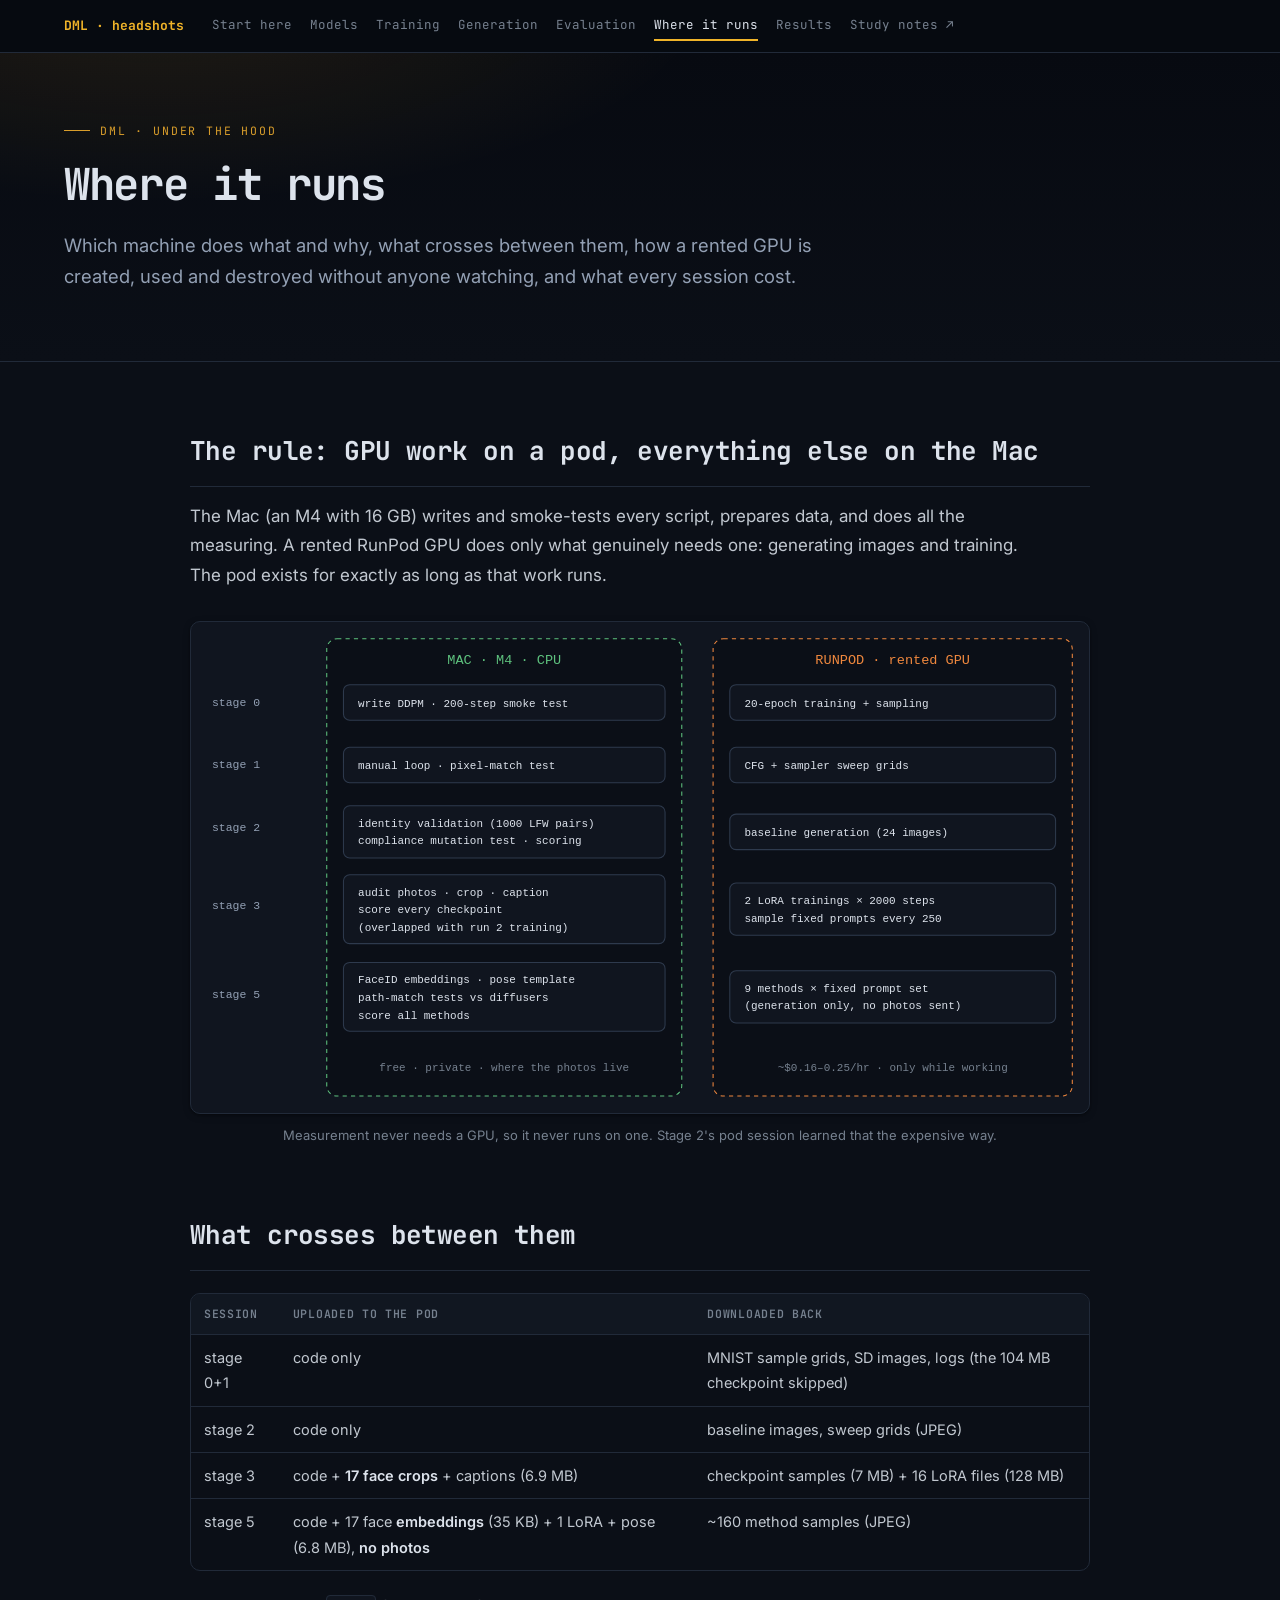
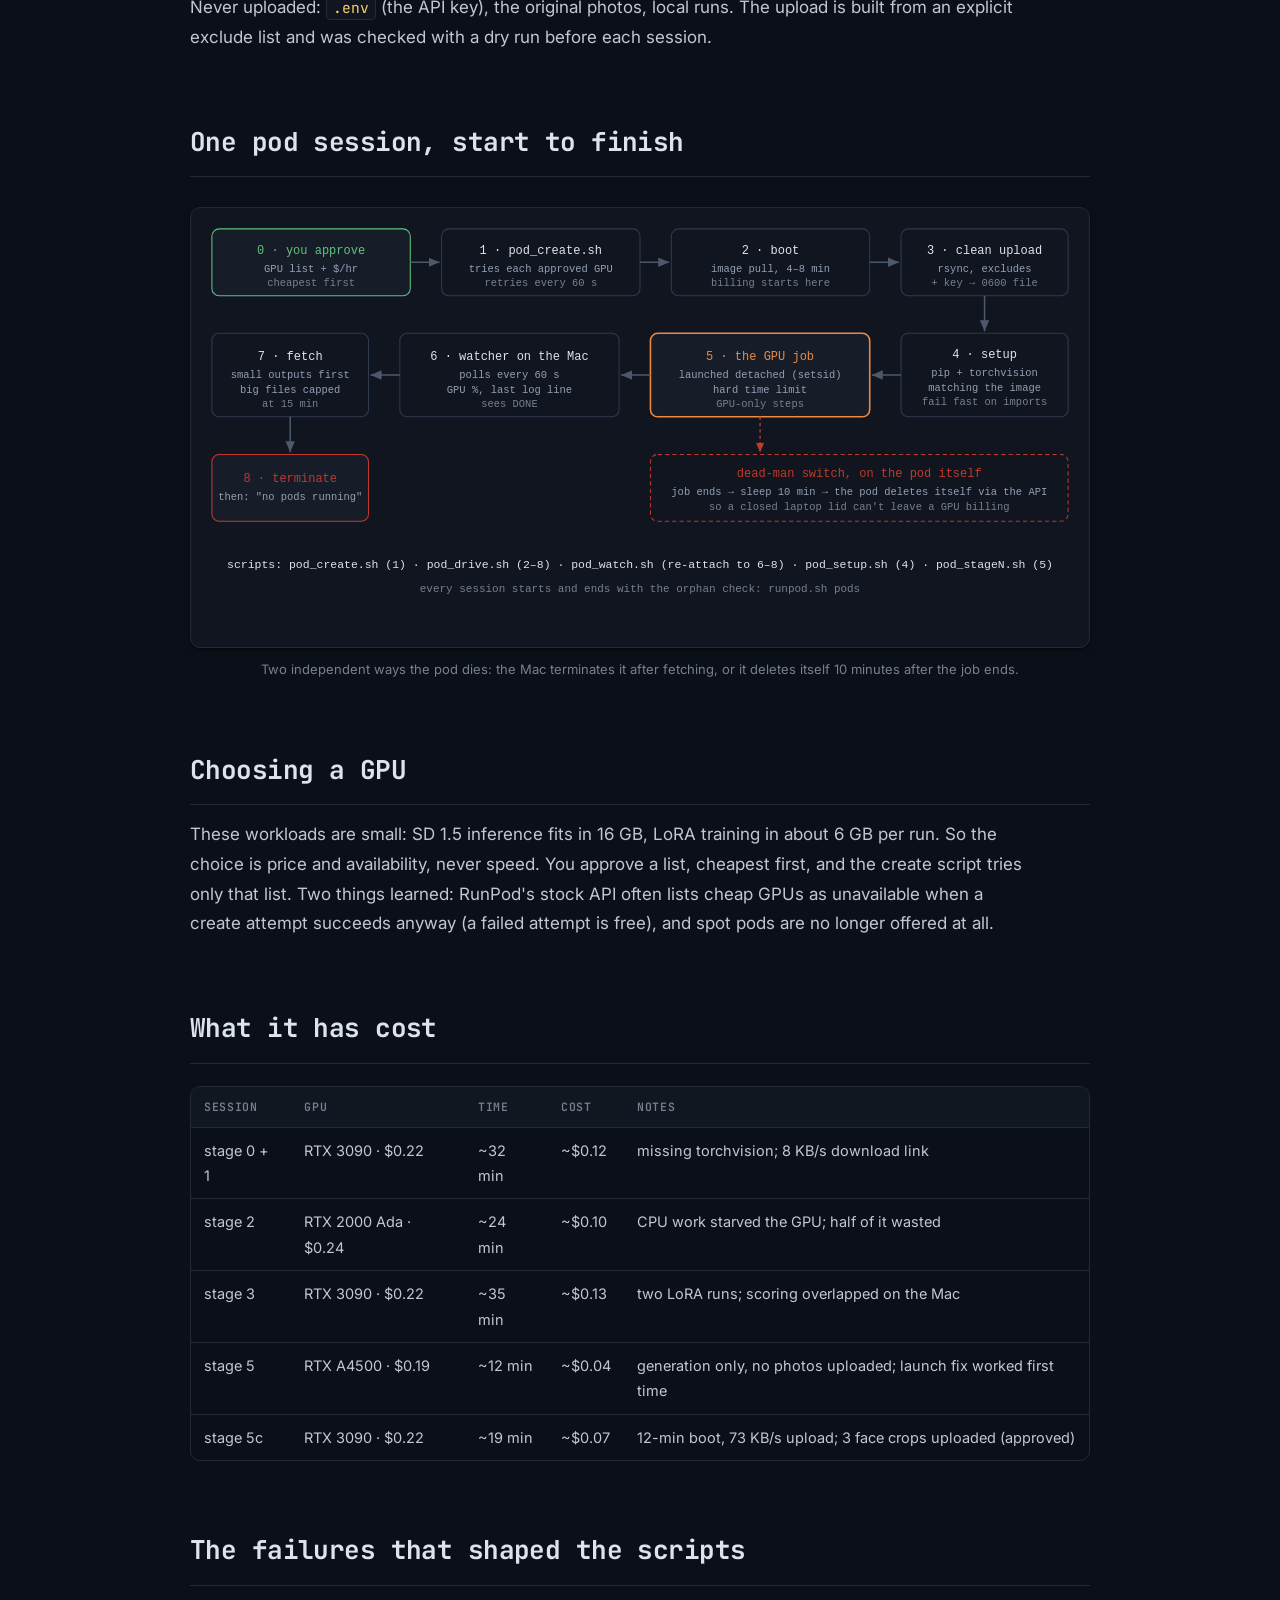
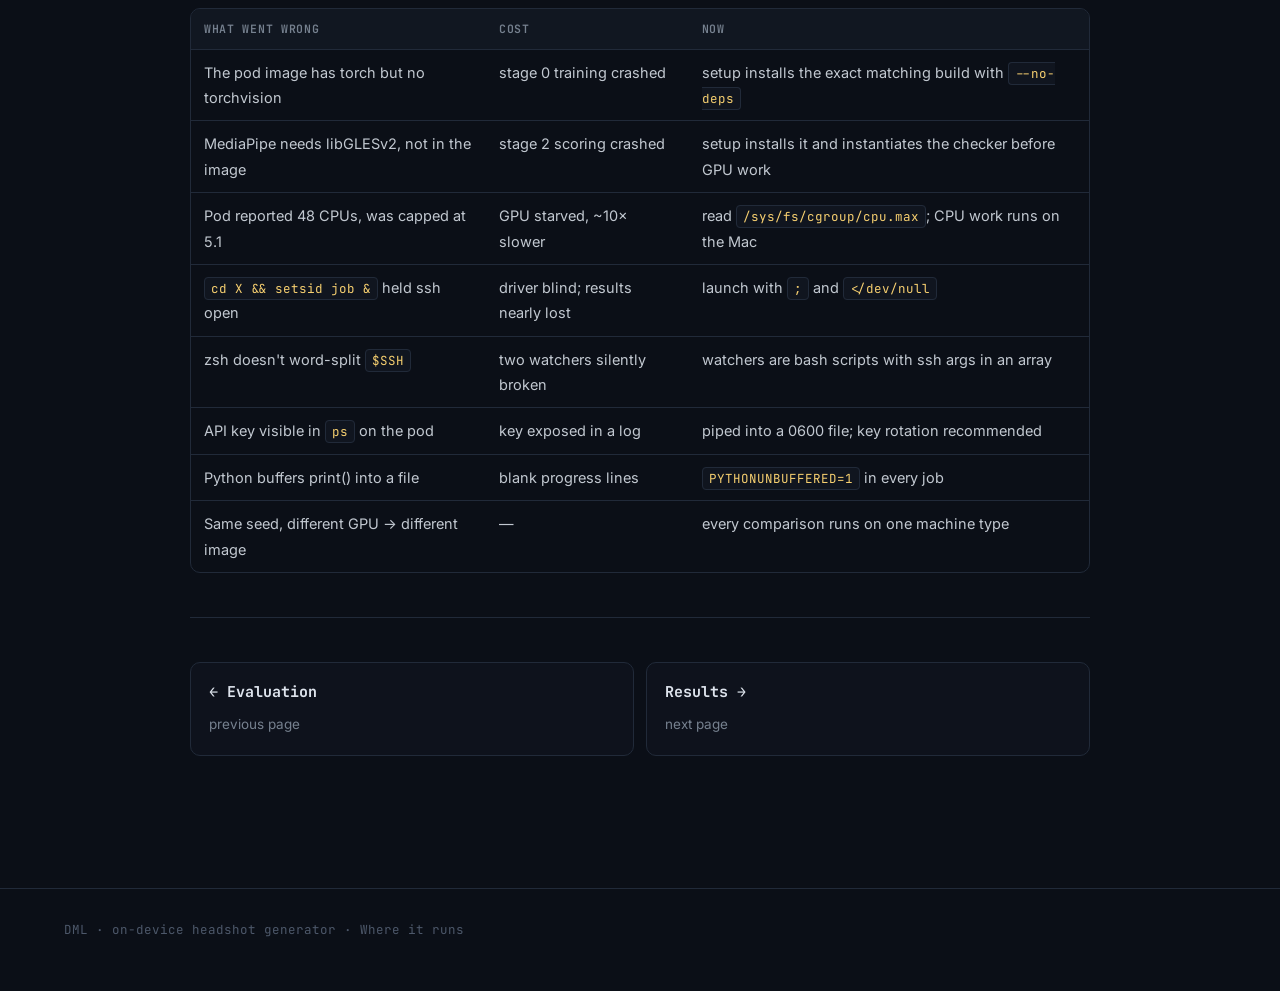
<file: docs/infra.html>
<!DOCTYPE html>
<html lang="en">
<head>
<meta charset="UTF-8" />
<meta name="viewport" content="width=device-width, initial-scale=1.0" />
<title>Where it runs · DML headshot generator</title>
<link rel="preconnect" href="https://fonts.googleapis.com">
<link rel="preconnect" href="https://fonts.gstatic.com" crossorigin>
<link href="https://fonts.googleapis.com/css2?family=Inter:wght@400;500;600;700&family=JetBrains+Mono:wght@400;500;600;700&display=swap" rel="stylesheet">
<link rel="stylesheet" href="style.css">
</head>
<body>
<nav class="sitenav"><div class="wrap">
  <a class="brand" href="index.html">DML · headshots</a>
  <a class="pg" href="index.html">Start here</a>
  <a class="pg" href="models.html">Models</a>
  <a class="pg" href="training.html">Training</a>
  <a class="pg" href="generation.html">Generation</a>
  <a class="pg" href="evaluation.html">Evaluation</a>
  <a class="pg on" href="infra.html">Where it runs</a>
  <a class="pg" href="results.html">Results</a>
  <a class="pg" href="../on-device-headshot-generator.html">Study notes ↗</a>
</div></nav>
<header class="hero">
  <div class="wrap">
    <p class="eyebrow">DML · under the hood</p>
    <h1>Where it runs</h1>
    <p class="standfirst">Which machine does what and why, what crosses between them, how a rented GPU is created, used and destroyed without anyone watching, and what every session cost.</p>
  </div>
</header>
<div class="wrap"><div class="single"><article>


<h2 id="rule">The rule: GPU work on a pod, everything else on the Mac</h2>

<p>The Mac (an M4 with 16 GB) writes and smoke-tests every script, prepares data, and does all the
measuring. A rented RunPod GPU does only what genuinely needs one: generating images and training.
The pod exists for exactly as long as that work runs.</p>

<figure>
<svg viewBox="0 0 860 470" xmlns="http://www.w3.org/2000/svg" role="img" aria-label="Swimlanes: which steps run on the Mac and which on the GPU pod">
<title>Mac vs pod, stage by stage</title>
<defs><marker id="i-ar" markerWidth="8" markerHeight="8" refX="7" refY="4" orient="auto"><path d="M0 1 L7 4 L0 7 z" fill="#4d586a"/></marker></defs>
<g font-family="ui-monospace,Menlo,monospace">
<rect x="130" y="16" width="340" height="438" rx="10" fill="#0b0f17" stroke="#5ec27e" stroke-dasharray="4 4"/>
<text x="300" y="40" font-size="13" fill="#5ec27e" text-anchor="middle">MAC · M4 · CPU</text>
<rect x="500" y="16" width="344" height="438" rx="10" fill="#0b0f17" stroke="#f0883e" stroke-dasharray="4 4"/>
<text x="672" y="40" font-size="13" fill="#f0883e" text-anchor="middle">RUNPOD · rented GPU</text>
<g font-size="11" fill="#93a0b4">
<text x="20" y="80">stage 0</text><text x="20" y="140">stage 1</text><text x="20" y="200">stage 2</text>
<text x="20" y="275">stage 3</text><text x="20" y="360">stage 5</text></g>
<g font-size="10.5" fill="#dde3ec">
<rect x="146" y="60" width="308" height="34" rx="6" fill="#10151f" stroke="#2e3a4d"/><text x="160" y="81">write DDPM · 200-step smoke test</text>
<rect x="516" y="60" width="312" height="34" rx="6" fill="#10151f" stroke="#2e3a4d"/><text x="530" y="81">20-epoch training + sampling</text>
<rect x="146" y="120" width="308" height="34" rx="6" fill="#10151f" stroke="#2e3a4d"/><text x="160" y="141">manual loop · pixel-match test</text>
<rect x="516" y="120" width="312" height="34" rx="6" fill="#10151f" stroke="#2e3a4d"/><text x="530" y="141">CFG + sampler sweep grids</text>
<rect x="146" y="176" width="308" height="50" rx="6" fill="#10151f" stroke="#2e3a4d"/><text x="160" y="196">identity validation (1000 LFW pairs)</text><text x="160" y="213">compliance mutation test · scoring</text>
<rect x="516" y="184" width="312" height="34" rx="6" fill="#10151f" stroke="#2e3a4d"/><text x="530" y="205">baseline generation (24 images)</text>
<rect x="146" y="242" width="308" height="66" rx="6" fill="#10151f" stroke="#2e3a4d"/><text x="160" y="262">audit photos · crop · caption</text><text x="160" y="279">score every checkpoint</text><text x="160" y="296">(overlapped with run 2 training)</text>
<rect x="516" y="250" width="312" height="50" rx="6" fill="#10151f" stroke="#2e3a4d"/><text x="530" y="270">2 LoRA trainings × 2000 steps</text><text x="530" y="287">sample fixed prompts every 250</text>
<rect x="146" y="326" width="308" height="66" rx="6" fill="#10151f" stroke="#2e3a4d"/><text x="160" y="346">FaceID embeddings · pose template</text><text x="160" y="363">path-match tests vs diffusers</text><text x="160" y="380">score all methods</text>
<rect x="516" y="334" width="312" height="50" rx="6" fill="#10151f" stroke="#2e3a4d"/><text x="530" y="354">9 methods × fixed prompt set</text><text x="530" y="371">(generation only, no photos sent)</text>
</g>
<text x="300" y="430" font-size="10.5" fill="#76818f" text-anchor="middle">free · private · where the photos live</text>
<text x="672" y="430" font-size="10.5" fill="#76818f" text-anchor="middle">~$0.16–0.25/hr · only while working</text>
</g>
</svg>
<figcaption>Measurement never needs a GPU, so it never runs on one. Stage 2's pod session learned that the expensive way.</figcaption>
</figure>

<h2 id="crossing">What crosses between them</h2>

<div class="tablewrap"><table>
<thead><tr><th>Session</th><th>Uploaded to the pod</th><th>Downloaded back</th></tr></thead>
<tbody>
<tr><td>stage 0+1</td><td>code only</td><td>MNIST sample grids, SD images, logs (the 104 MB checkpoint skipped)</td></tr>
<tr><td>stage 2</td><td>code only</td><td>baseline images, sweep grids (JPEG)</td></tr>
<tr><td>stage 3</td><td>code + <strong>17 face crops</strong> + captions (6.9 MB)</td><td>checkpoint samples (7 MB) + 16 LoRA files (128 MB)</td></tr>
<tr><td>stage 5</td><td>code + 17 face <strong>embeddings</strong> (35 KB) + 1 LoRA + pose (6.8 MB), <strong>no photos</strong></td><td>~160 method samples (JPEG)</td></tr>
</tbody></table></div>

<p>Never uploaded: <code>.env</code> (the API key), the original photos, local runs. The upload is built
from an explicit exclude list and was checked with a dry run before each session.</p>

<h2 id="lifecycle">One pod session, start to finish</h2>

<figure>
<svg viewBox="0 0 860 420" xmlns="http://www.w3.org/2000/svg" role="img" aria-label="Pod lifecycle">
<title>The life of a pod</title>
<defs>
<marker id="c-ar" markerWidth="8" markerHeight="8" refX="7" refY="4" orient="auto"><path d="M0 1 L7 4 L0 7 z" fill="#4d586a"/></marker>
<marker id="c-rd" markerWidth="8" markerHeight="8" refX="7" refY="4" orient="auto"><path d="M0 1 L7 4 L0 7 z" fill="#c0392b"/></marker>
</defs>
<g font-family="ui-monospace,Menlo,monospace" text-anchor="middle">
<rect x="20" y="20" width="190" height="64" rx="7" fill="#161d29" stroke="#5ec27e"/><text x="115" y="44" font-size="11.5" fill="#5ec27e">0 · you approve</text><text x="115" y="61" font-size="10" fill="#93a0b4">GPU list + $/hr</text><text x="115" y="75" font-size="10" fill="#76818f">cheapest first</text>
<rect x="240" y="20" width="190" height="64" rx="7" fill="#10151f" stroke="#2e3a4d"/><text x="335" y="44" font-size="11.5" fill="#dde3ec">1 · pod_create.sh</text><text x="335" y="61" font-size="10" fill="#93a0b4">tries each approved GPU</text><text x="335" y="75" font-size="10" fill="#76818f">retries every 60 s</text>
<rect x="460" y="20" width="190" height="64" rx="7" fill="#10151f" stroke="#2e3a4d"/><text x="555" y="44" font-size="11.5" fill="#dde3ec">2 · boot</text><text x="555" y="61" font-size="10" fill="#93a0b4">image pull, 4–8 min</text><text x="555" y="75" font-size="10" fill="#76818f">billing starts here</text>
<rect x="680" y="20" width="160" height="64" rx="7" fill="#10151f" stroke="#2e3a4d"/><text x="760" y="44" font-size="11.5" fill="#dde3ec">3 · clean upload</text><text x="760" y="61" font-size="10" fill="#93a0b4">rsync, excludes</text><text x="760" y="75" font-size="10" fill="#76818f">+ key → 0600 file</text>
<rect x="680" y="120" width="160" height="80" rx="7" fill="#10151f" stroke="#2e3a4d"/><text x="760" y="144" font-size="11.5" fill="#dde3ec">4 · setup</text><text x="760" y="161" font-size="10" fill="#93a0b4">pip + torchvision</text><text x="760" y="175" font-size="10" fill="#93a0b4">matching the image</text><text x="760" y="189" font-size="10" fill="#76818f">fail fast on imports</text>
<rect x="440" y="120" width="210" height="80" rx="7" fill="#161d29" stroke="#f0883e" stroke-width="1.5"/><text x="545" y="146" font-size="11.5" fill="#f0883e">5 · the GPU job</text><text x="545" y="163" font-size="10" fill="#93a0b4">launched detached (setsid)</text><text x="545" y="177" font-size="10" fill="#93a0b4">hard time limit</text><text x="545" y="191" font-size="10" fill="#76818f">GPU-only steps</text>
<rect x="200" y="120" width="210" height="80" rx="7" fill="#10151f" stroke="#2e3a4d"/><text x="305" y="146" font-size="11.5" fill="#dde3ec">6 · watcher on the Mac</text><text x="305" y="163" font-size="10" fill="#93a0b4">polls every 60 s</text><text x="305" y="177" font-size="10" fill="#93a0b4">GPU %, last log line</text><text x="305" y="191" font-size="10" fill="#76818f">sees DONE</text>
<rect x="20" y="120" width="150" height="80" rx="7" fill="#10151f" stroke="#2e3a4d"/><text x="95" y="146" font-size="11.5" fill="#dde3ec">7 · fetch</text><text x="95" y="163" font-size="10" fill="#93a0b4">small outputs first</text><text x="95" y="177" font-size="10" fill="#93a0b4">big files capped</text><text x="95" y="191" font-size="10" fill="#76818f">at 15 min</text>
<rect x="20" y="236" width="150" height="64" rx="7" fill="#161d29" stroke="#c0392b"/><text x="95" y="262" font-size="11.5" fill="#c0392b">8 · terminate</text><text x="95" y="280" font-size="10" fill="#93a0b4">then: "no pods running"</text>
<rect x="440" y="236" width="400" height="64" rx="7" fill="#10151f" stroke="#c0392b" stroke-dasharray="4 3"/><text x="640" y="258" font-size="11.5" fill="#c0392b">dead-man switch, on the pod itself</text><text x="640" y="275" font-size="10" fill="#93a0b4">job ends → sleep 10 min → the pod deletes itself via the API</text><text x="640" y="289" font-size="10" fill="#76818f">so a closed laptop lid can't leave a GPU billing</text>
</g>
<path d="M210 52 H238" stroke="#4d586a" stroke-width="1.5" fill="none" marker-end="url(#c-ar)"/><path d="M430 52 H458" stroke="#4d586a" stroke-width="1.5" fill="none" marker-end="url(#c-ar)"/><path d="M650 52 H678" stroke="#4d586a" stroke-width="1.5" fill="none" marker-end="url(#c-ar)"/><path d="M760 84 V118" stroke="#4d586a" stroke-width="1.5" fill="none" marker-end="url(#c-ar)"/><path d="M680 160 H652" stroke="#4d586a" stroke-width="1.5" fill="none" marker-end="url(#c-ar)"/><path d="M440 160 H412" stroke="#4d586a" stroke-width="1.5" fill="none" marker-end="url(#c-ar)"/><path d="M200 160 H172" stroke="#4d586a" stroke-width="1.5" fill="none" marker-end="url(#c-ar)"/><path d="M95 200 V234" stroke="#4d586a" stroke-width="1.5" fill="none" marker-end="url(#c-ar)"/>
<path d="M545 200 V234" stroke="#c0392b" stroke-width="1.3" stroke-dasharray="3 3" fill="none" marker-end="url(#c-rd)"/>
<text x="430" y="345" font-family="ui-monospace,Menlo,monospace" font-size="11" fill="#dde3ec" text-anchor="middle">scripts: pod_create.sh (1) · pod_drive.sh (2–8) · pod_watch.sh (re-attach to 6–8) · pod_setup.sh (4) · pod_stageN.sh (5)</text>
<text x="430" y="368" font-family="ui-monospace,Menlo,monospace" font-size="10.5" fill="#76818f" text-anchor="middle">every session starts and ends with the orphan check: runpod.sh pods</text>
</svg>
<figcaption>Two independent ways the pod dies: the Mac terminates it after fetching, or it deletes itself 10 minutes after the job ends.</figcaption>
</figure>

<h2 id="choosing">Choosing a GPU</h2>

<p>These workloads are small: SD 1.5 inference fits in 16 GB, LoRA training in about 6 GB per run. So the
choice is price and availability, never speed. You approve a list, cheapest first, and the create
script tries only that list. Two things learned: RunPod's stock API often lists cheap GPUs as
unavailable when a create attempt succeeds anyway (a failed attempt is free), and spot pods are no
longer offered at all.</p>

<h2 id="costs">What it has cost</h2>

<div class="tablewrap"><table>
<thead><tr><th>Session</th><th>GPU</th><th>Time</th><th>Cost</th><th>Notes</th></tr></thead>
<tbody>
<tr><td>stage 0 + 1</td><td>RTX 3090 · $0.22</td><td>~32 min</td><td>~$0.12</td><td>missing torchvision; 8 KB/s download link</td></tr>
<tr><td>stage 2</td><td>RTX 2000 Ada · $0.24</td><td>~24 min</td><td>~$0.10</td><td>CPU work starved the GPU; half of it wasted</td></tr>
<tr><td>stage 3</td><td>RTX 3090 · $0.22</td><td>~35 min</td><td>~$0.13</td><td>two LoRA runs; scoring overlapped on the Mac</td></tr>
<tr><td>stage 5</td><td>RTX A4500 · $0.19</td><td>~12 min</td><td>~$0.04</td><td>generation only, no photos uploaded; launch fix worked first time</td></tr>
<tr><td>stage 5c</td><td>RTX 3090 · $0.22</td><td>~19 min</td><td>~$0.07</td><td>12-min boot, 73 KB/s upload; 3 face crops uploaded (approved)</td></tr>
</tbody></table></div>

<h2 id="lessons">The failures that shaped the scripts</h2>

<div class="tablewrap"><table>
<thead><tr><th>What went wrong</th><th>Cost</th><th>Now</th></tr></thead>
<tbody>
<tr><td>The pod image has torch but no torchvision</td><td>stage 0 training crashed</td><td>setup installs the exact matching build with <code>--no-deps</code></td></tr>
<tr><td>MediaPipe needs libGLESv2, not in the image</td><td>stage 2 scoring crashed</td><td>setup installs it and instantiates the checker before GPU work</td></tr>
<tr><td>Pod reported 48 CPUs, was capped at 5.1</td><td>GPU starved, ~10× slower</td><td>read <code>/sys/fs/cgroup/cpu.max</code>; CPU work runs on the Mac</td></tr>
<tr><td><code>cd X &amp;&amp; setsid job &amp;</code> held ssh open</td><td>driver blind; results nearly lost</td><td>launch with <code>;</code> and <code>&lt;/dev/null</code></td></tr>
<tr><td>zsh doesn't word-split <code>$SSH</code></td><td>two watchers silently broken</td><td>watchers are bash scripts with ssh args in an array</td></tr>
<tr><td>API key visible in <code>ps</code> on the pod</td><td>key exposed in a log</td><td>piped into a 0600 file; key rotation recommended</td></tr>
<tr><td>Python buffers print() into a file</td><td>blank progress lines</td><td><code>PYTHONUNBUFFERED=1</code> in every job</td></tr>
<tr><td>Same seed, different GPU → different image</td><td>—</td><td>every comparison runs on one machine type</td></tr>
</tbody></table></div>

<hr><div class="pagelinks"><a href="evaluation.html"><span class="t">← Evaluation</span><span class="d">previous page</span></a><a href="results.html"><span class="t">Results →</span><span class="d">next page</span></a></div>
</article></div></div>
<footer><div class="wrap">DML · on-device headshot generator · Where it runs</div></footer>
</body>
</html>
</file>
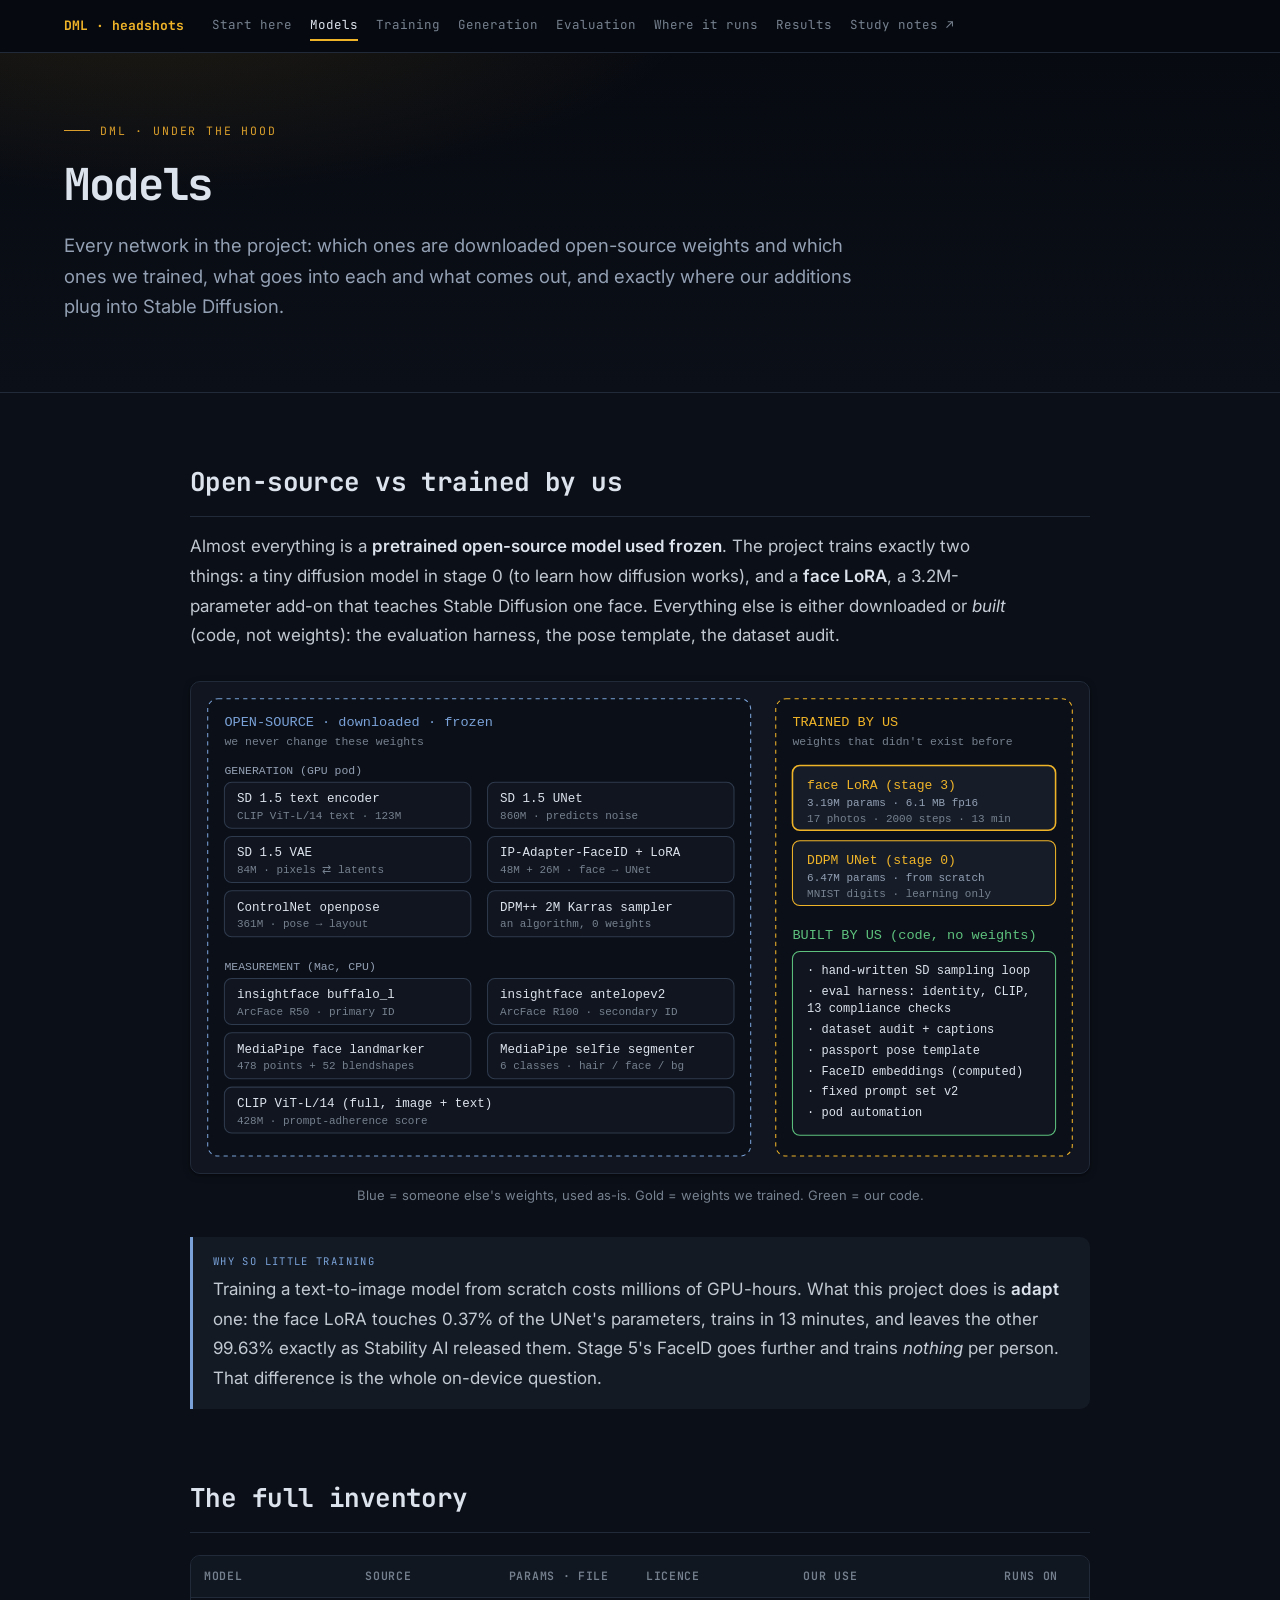
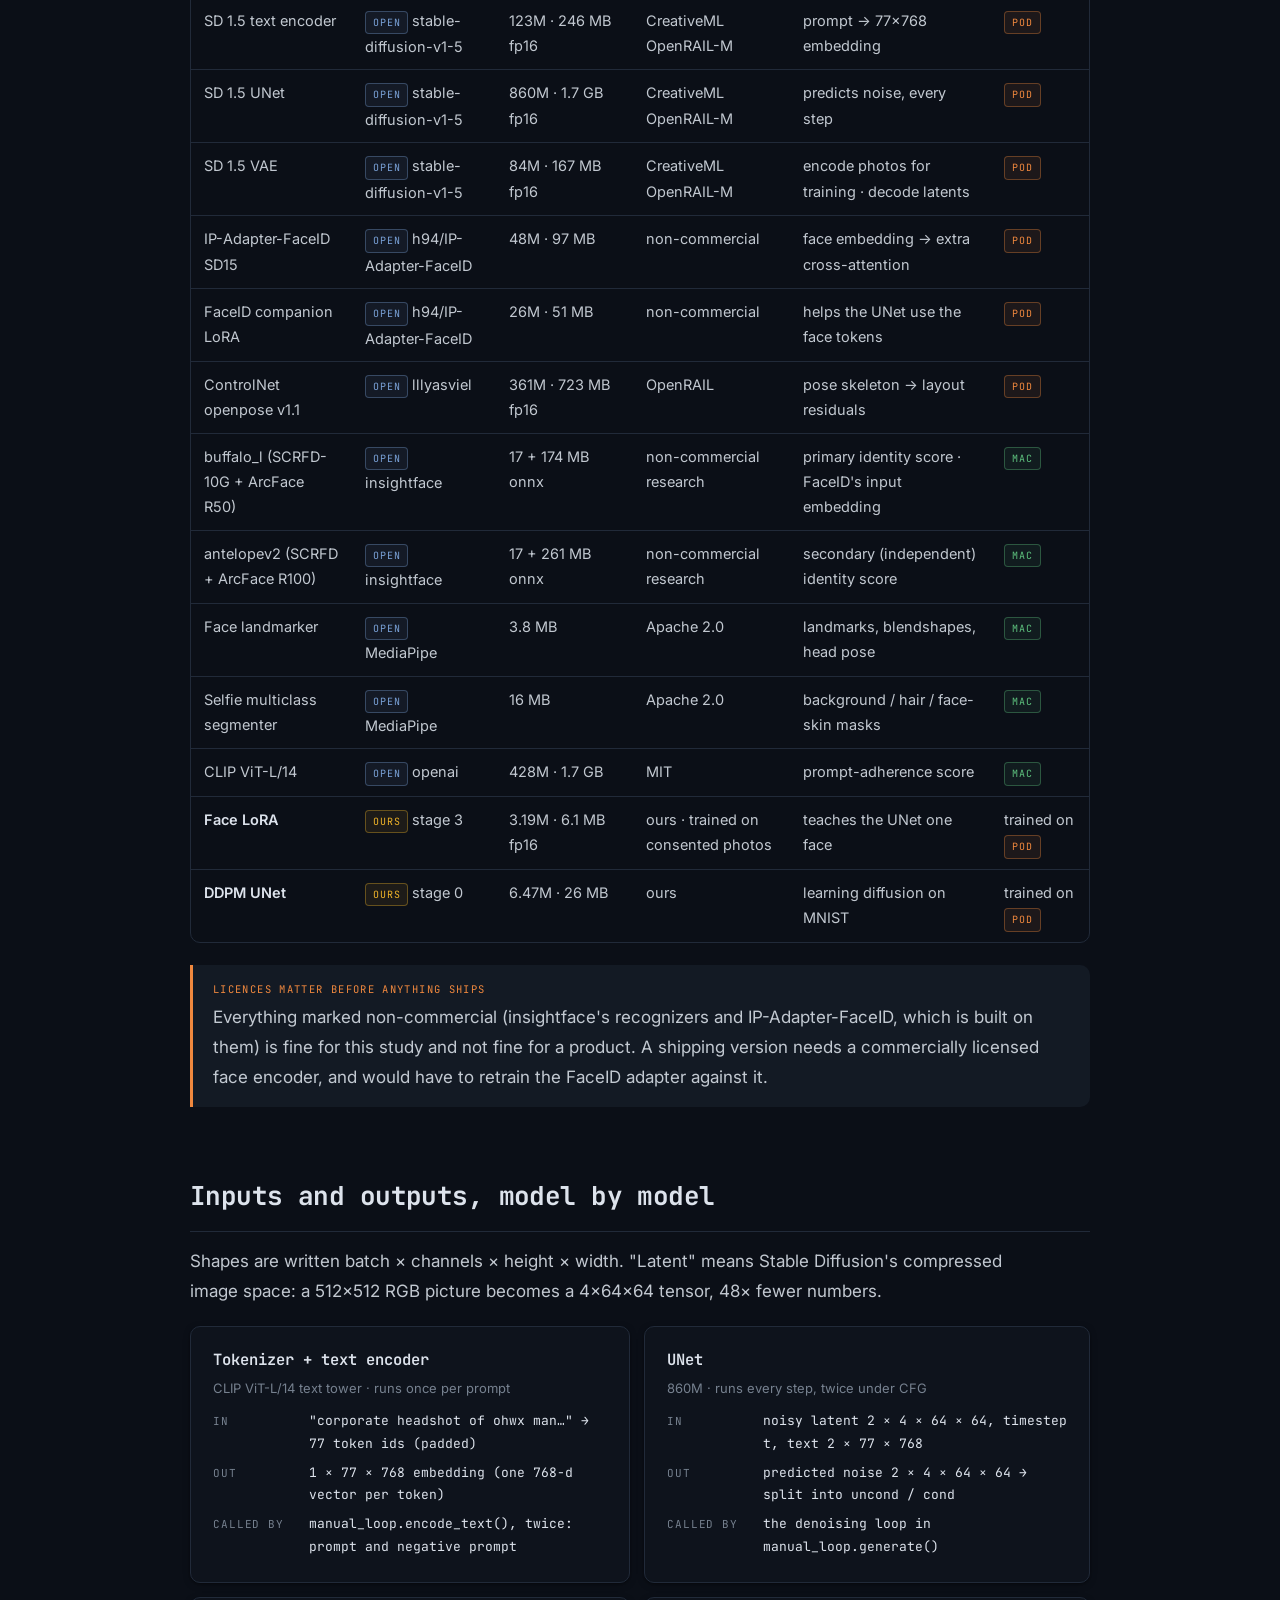
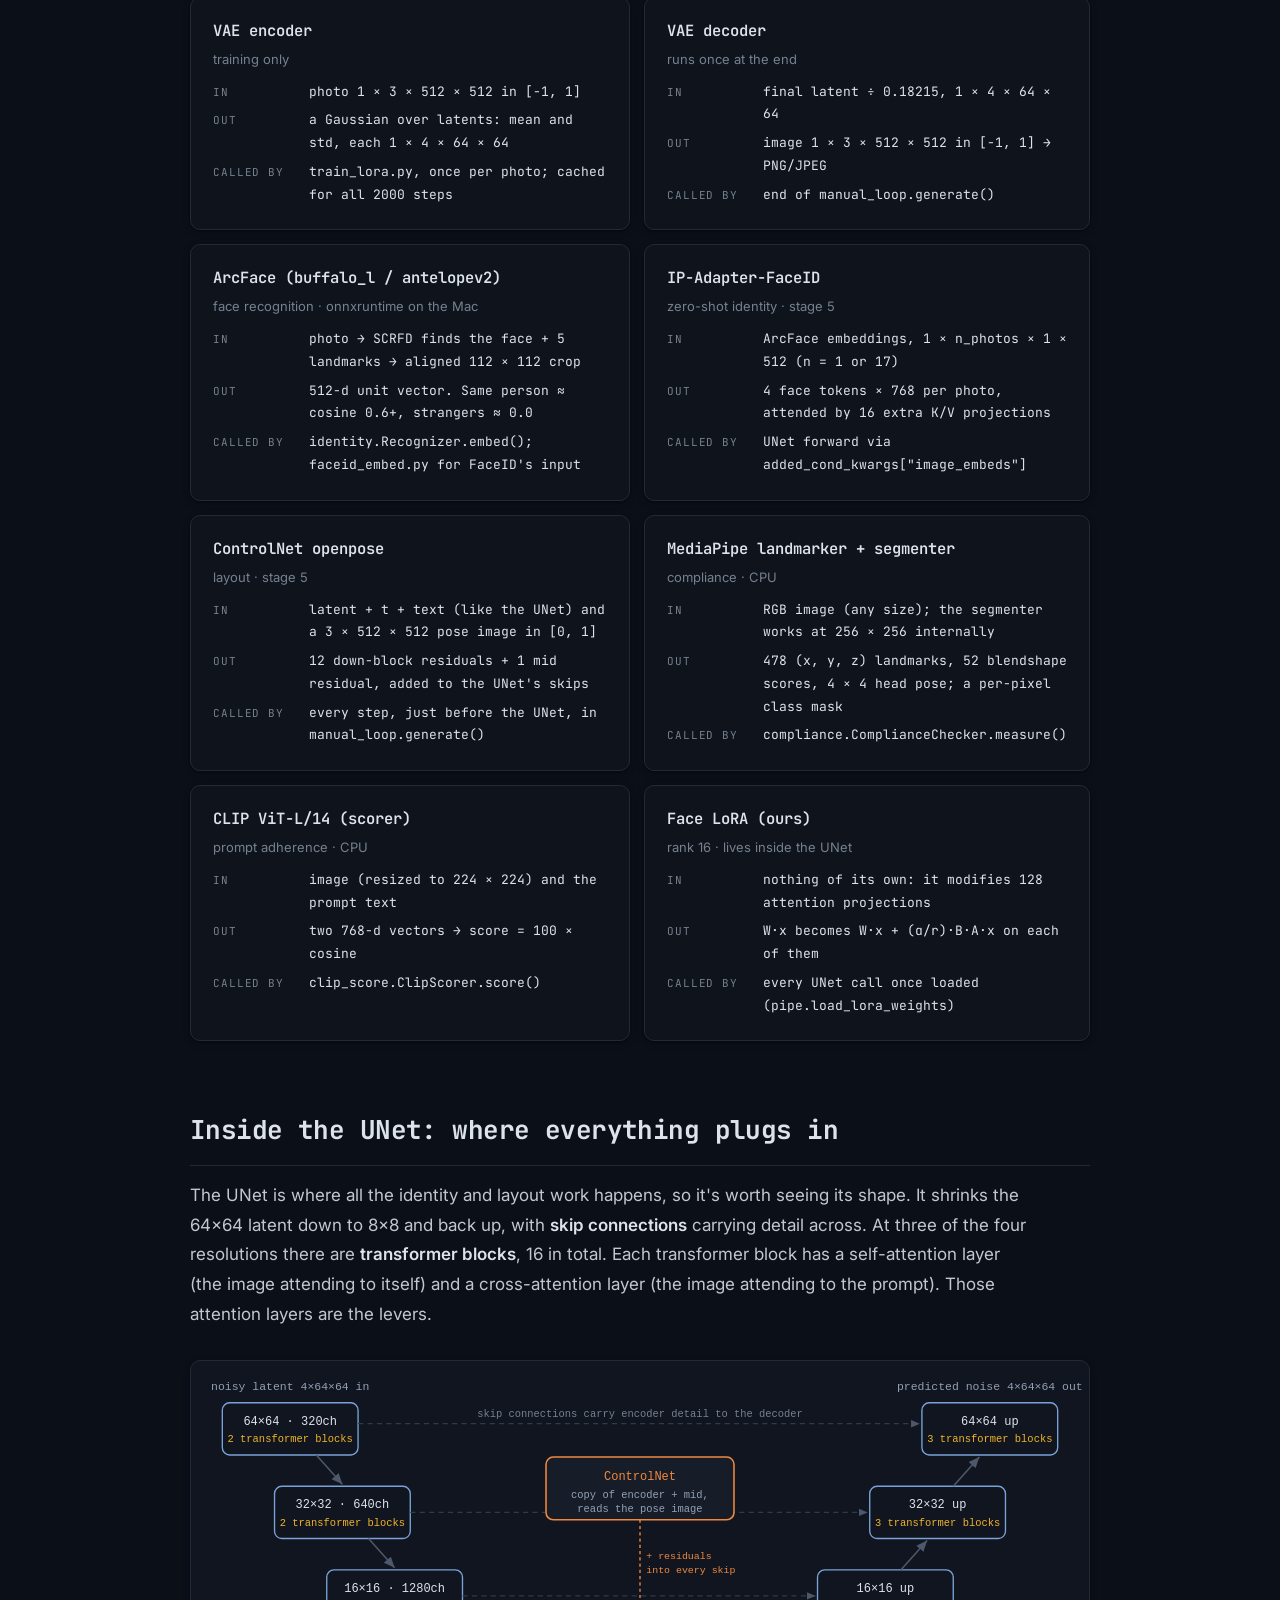
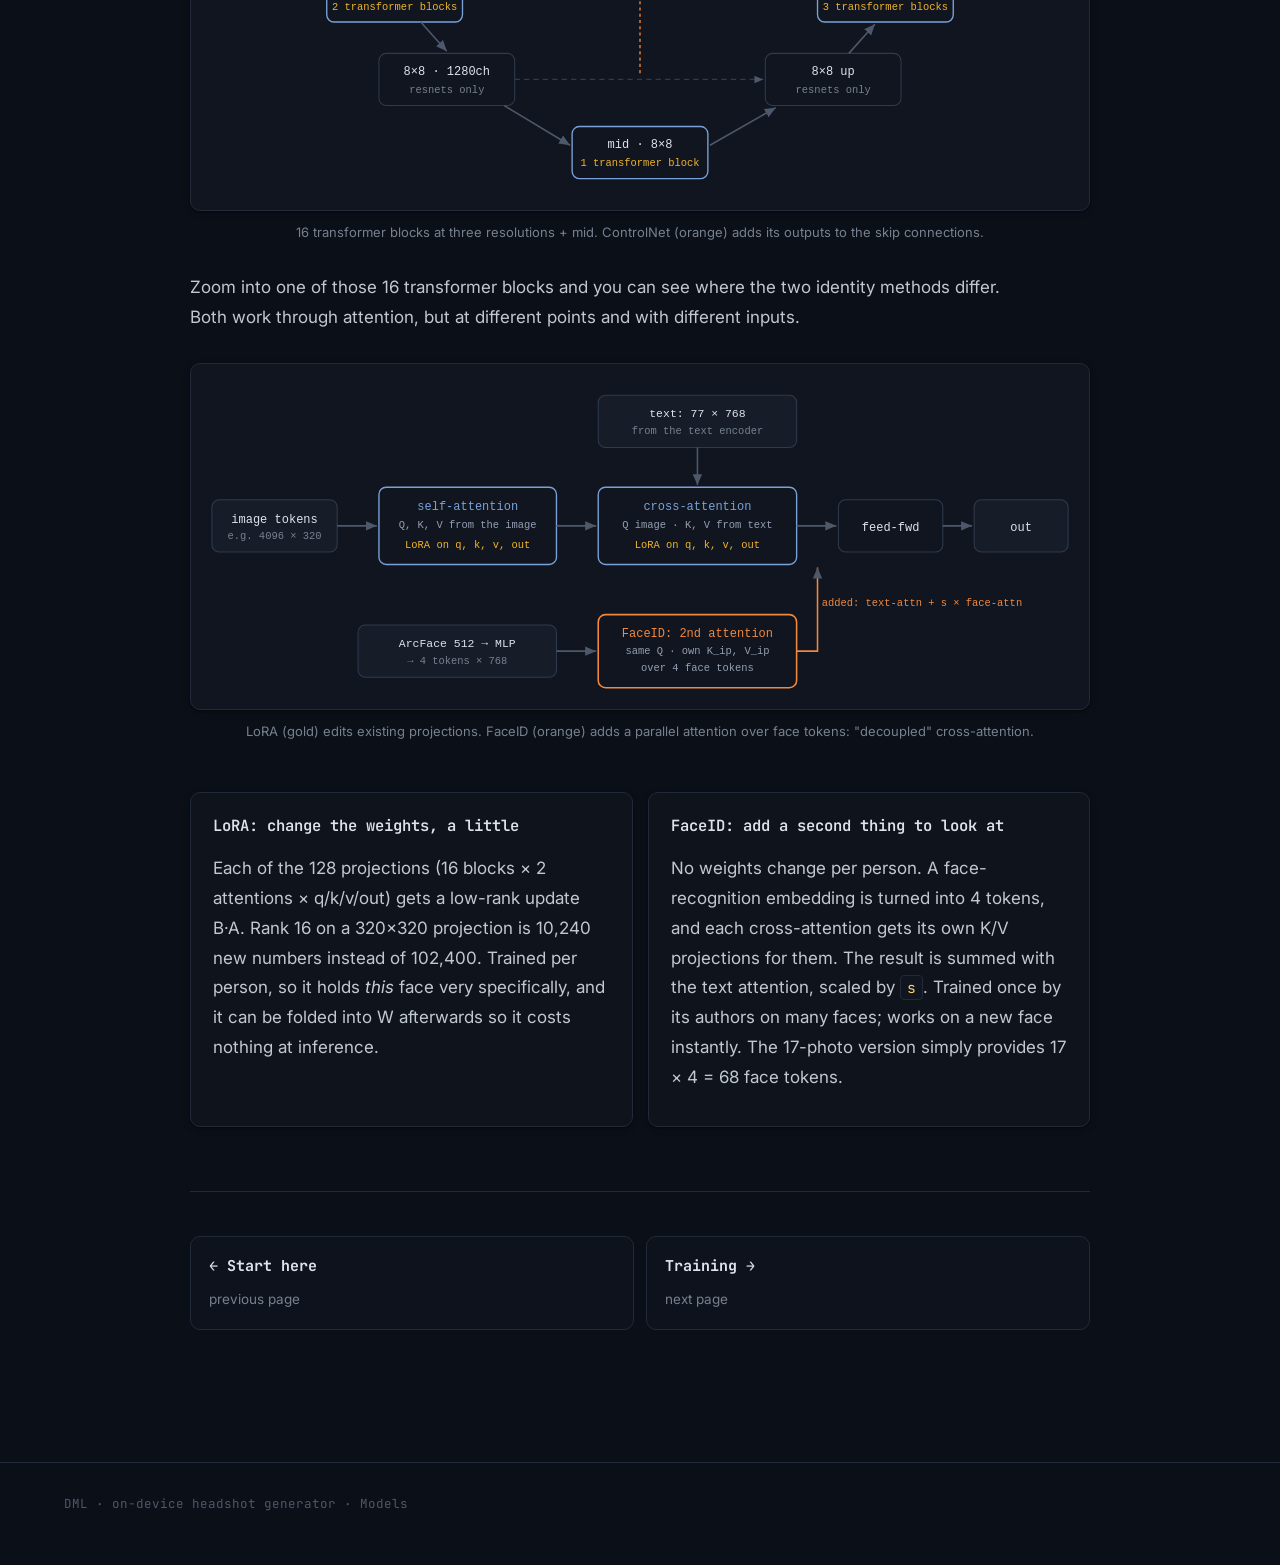
<file: docs/models.html>
<!DOCTYPE html>
<html lang="en">
<head>
<meta charset="UTF-8" />
<meta name="viewport" content="width=device-width, initial-scale=1.0" />
<title>Models · DML headshot generator</title>
<link rel="preconnect" href="https://fonts.googleapis.com">
<link rel="preconnect" href="https://fonts.gstatic.com" crossorigin>
<link href="https://fonts.googleapis.com/css2?family=Inter:wght@400;500;600;700&family=JetBrains+Mono:wght@400;500;600;700&display=swap" rel="stylesheet">
<link rel="stylesheet" href="style.css">
</head>
<body>
<nav class="sitenav"><div class="wrap">
  <a class="brand" href="index.html">DML · headshots</a>
  <a class="pg" href="index.html">Start here</a>
  <a class="pg on" href="models.html">Models</a>
  <a class="pg" href="training.html">Training</a>
  <a class="pg" href="generation.html">Generation</a>
  <a class="pg" href="evaluation.html">Evaluation</a>
  <a class="pg" href="infra.html">Where it runs</a>
  <a class="pg" href="results.html">Results</a>
  <a class="pg" href="../on-device-headshot-generator.html">Study notes ↗</a>
</div></nav>
<header class="hero">
  <div class="wrap">
    <p class="eyebrow">DML · under the hood</p>
    <h1>Models</h1>
    <p class="standfirst">Every network in the project: which ones are downloaded open-source weights and which ones we trained, what goes into each and what comes out, and exactly where our additions plug into Stable Diffusion.</p>
  </div>
</header>
<div class="wrap"><div class="single"><article>


<h2 id="split">Open-source vs trained by us</h2>

<p>Almost everything is a <strong>pretrained open-source model used frozen</strong>. The project trains
exactly two things: a tiny diffusion model in stage 0 (to learn how diffusion works), and a
<strong>face LoRA</strong>, a 3.2M-parameter add-on that teaches Stable Diffusion one face. Everything
else is either downloaded or <em>built</em> (code, not weights): the evaluation harness, the pose
template, the dataset audit.</p>

<figure>
<svg viewBox="0 0 860 470" xmlns="http://www.w3.org/2000/svg" role="img" aria-label="Open-source models versus models trained in this project">
<title>Open-source (frozen) vs trained here</title>
<defs><marker id="m-ar" markerWidth="8" markerHeight="8" refX="7" refY="4" orient="auto"><path d="M0 1 L7 4 L0 7 z" fill="#4d586a"/></marker></defs>
<g font-family="ui-monospace,Menlo,monospace">
<rect x="16" y="16" width="520" height="438" rx="10" fill="#0b0f17" stroke="#7aa2d8" stroke-dasharray="4 4"/>
<text x="32" y="42" font-size="13" fill="#7aa2d8">OPEN-SOURCE · downloaded · frozen</text>
<text x="32" y="60" font-size="11" fill="#76818f">we never change these weights</text>

<text x="32" y="88" font-size="11" fill="#93a0b4">GENERATION (GPU pod)</text>
<rect x="32" y="96" width="236" height="44" rx="7" fill="#10151f" stroke="#2e3a4d"/>
<text x="44" y="115" font-size="12" fill="#dde3ec">SD 1.5 text encoder</text><text x="44" y="131" font-size="10.5" fill="#76818f">CLIP ViT-L/14 text · 123M</text>
<rect x="284" y="96" width="236" height="44" rx="7" fill="#10151f" stroke="#2e3a4d"/>
<text x="296" y="115" font-size="12" fill="#dde3ec">SD 1.5 UNet</text><text x="296" y="131" font-size="10.5" fill="#76818f">860M · predicts noise</text>
<rect x="32" y="148" width="236" height="44" rx="7" fill="#10151f" stroke="#2e3a4d"/>
<text x="44" y="167" font-size="12" fill="#dde3ec">SD 1.5 VAE</text><text x="44" y="183" font-size="10.5" fill="#76818f">84M · pixels ⇄ latents</text>
<rect x="284" y="148" width="236" height="44" rx="7" fill="#10151f" stroke="#2e3a4d"/>
<text x="296" y="167" font-size="12" fill="#dde3ec">IP-Adapter-FaceID + LoRA</text><text x="296" y="183" font-size="10.5" fill="#76818f">48M + 26M · face → UNet</text>
<rect x="32" y="200" width="236" height="44" rx="7" fill="#10151f" stroke="#2e3a4d"/>
<text x="44" y="219" font-size="12" fill="#dde3ec">ControlNet openpose</text><text x="44" y="235" font-size="10.5" fill="#76818f">361M · pose → layout</text>
<rect x="284" y="200" width="236" height="44" rx="7" fill="#10151f" stroke="#2e3a4d"/>
<text x="296" y="219" font-size="12" fill="#dde3ec">DPM++ 2M Karras sampler</text><text x="296" y="235" font-size="10.5" fill="#76818f">an algorithm, 0 weights</text>

<text x="32" y="276" font-size="11" fill="#93a0b4">MEASUREMENT (Mac, CPU)</text>
<rect x="32" y="284" width="236" height="44" rx="7" fill="#10151f" stroke="#2e3a4d"/>
<text x="44" y="303" font-size="12" fill="#dde3ec">insightface buffalo_l</text><text x="44" y="319" font-size="10.5" fill="#76818f">ArcFace R50 · primary ID</text>
<rect x="284" y="284" width="236" height="44" rx="7" fill="#10151f" stroke="#2e3a4d"/>
<text x="296" y="303" font-size="12" fill="#dde3ec">insightface antelopev2</text><text x="296" y="319" font-size="10.5" fill="#76818f">ArcFace R100 · secondary ID</text>
<rect x="32" y="336" width="236" height="44" rx="7" fill="#10151f" stroke="#2e3a4d"/>
<text x="44" y="355" font-size="12" fill="#dde3ec">MediaPipe face landmarker</text><text x="44" y="371" font-size="10.5" fill="#76818f">478 points + 52 blendshapes</text>
<rect x="284" y="336" width="236" height="44" rx="7" fill="#10151f" stroke="#2e3a4d"/>
<text x="296" y="355" font-size="12" fill="#dde3ec">MediaPipe selfie segmenter</text><text x="296" y="371" font-size="10.5" fill="#76818f">6 classes · hair / face / bg</text>
<rect x="32" y="388" width="488" height="44" rx="7" fill="#10151f" stroke="#2e3a4d"/>
<text x="44" y="407" font-size="12" fill="#dde3ec">CLIP ViT-L/14 (full, image + text)</text><text x="44" y="423" font-size="10.5" fill="#76818f">428M · prompt-adherence score</text>

<rect x="560" y="16" width="284" height="438" rx="10" fill="#0b0f17" stroke="#f0b429" stroke-dasharray="4 4"/>
<text x="576" y="42" font-size="13" fill="#f0b429">TRAINED BY US</text>
<text x="576" y="60" font-size="11" fill="#76818f">weights that didn't exist before</text>
<rect x="576" y="80" width="252" height="62" rx="7" fill="#161d29" stroke="#f0b429" stroke-width="1.5"/>
<text x="590" y="102" font-size="12.5" fill="#f0b429">face LoRA (stage 3)</text>
<text x="590" y="119" font-size="10.5" fill="#93a0b4">3.19M params · 6.1 MB fp16</text>
<text x="590" y="134" font-size="10.5" fill="#76818f">17 photos · 2000 steps · 13 min</text>
<rect x="576" y="152" width="252" height="62" rx="7" fill="#161d29" stroke="#f0b429"/>
<text x="590" y="174" font-size="12.5" fill="#f0b429">DDPM UNet (stage 0)</text>
<text x="590" y="191" font-size="10.5" fill="#93a0b4">6.47M params · from scratch</text>
<text x="590" y="206" font-size="10.5" fill="#76818f">MNIST digits · learning only</text>

<text x="576" y="246" font-size="13" fill="#5ec27e">BUILT BY US (code, no weights)</text>
<rect x="576" y="258" width="252" height="176" rx="7" fill="#10151f" stroke="#5ec27e"/>
<text x="590" y="280" font-size="11.5" fill="#dde3ec">· hand-written SD sampling loop</text>
<text x="590" y="300" font-size="11.5" fill="#dde3ec">· eval harness: identity, CLIP,</text>
<text x="590" y="316" font-size="11.5" fill="#dde3ec">  13 compliance checks</text>
<text x="590" y="336" font-size="11.5" fill="#dde3ec">· dataset audit + captions</text>
<text x="590" y="356" font-size="11.5" fill="#dde3ec">· passport pose template</text>
<text x="590" y="376" font-size="11.5" fill="#dde3ec">· FaceID embeddings (computed)</text>
<text x="590" y="396" font-size="11.5" fill="#dde3ec">· fixed prompt set v2</text>
<text x="590" y="416" font-size="11.5" fill="#dde3ec">· pod automation</text>
</g>
</svg>
<figcaption>Blue = someone else's weights, used as-is. Gold = weights we trained. Green = our code.</figcaption>
</figure>

<div class="callout key">
<span class="label">Why so little training</span>
<p>Training a text-to-image model from scratch costs millions of GPU-hours. What this project does is
<strong>adapt</strong> one: the face LoRA touches 0.37% of the UNet's parameters, trains in 13
minutes, and leaves the other 99.63% exactly as Stability AI released them. Stage 5's FaceID goes
further and trains <em>nothing</em> per person. That difference is the whole on-device question.</p>
</div>

<h2 id="inventory">The full inventory</h2>

<div class="tablewrap"><table>
<thead><tr><th>Model</th><th>Source</th><th>Params · file</th><th>Licence</th><th>Our use</th><th>Runs on</th></tr></thead>
<tbody>
<tr><td>SD 1.5 text encoder</td><td><span class="tag-oss">open</span> stable-diffusion-v1-5</td><td>123M · 246 MB fp16</td><td>CreativeML OpenRAIL-M</td><td>prompt → 77×768 embedding</td><td><span class="tag-pod">pod</span></td></tr>
<tr><td>SD 1.5 UNet</td><td><span class="tag-oss">open</span> stable-diffusion-v1-5</td><td>860M · 1.7 GB fp16</td><td>CreativeML OpenRAIL-M</td><td>predicts noise, every step</td><td><span class="tag-pod">pod</span></td></tr>
<tr><td>SD 1.5 VAE</td><td><span class="tag-oss">open</span> stable-diffusion-v1-5</td><td>84M · 167 MB fp16</td><td>CreativeML OpenRAIL-M</td><td>encode photos for training · decode latents</td><td><span class="tag-pod">pod</span></td></tr>
<tr><td>IP-Adapter-FaceID SD15</td><td><span class="tag-oss">open</span> h94/IP-Adapter-FaceID</td><td>48M · 97 MB</td><td>non-commercial</td><td>face embedding → extra cross-attention</td><td><span class="tag-pod">pod</span></td></tr>
<tr><td>FaceID companion LoRA</td><td><span class="tag-oss">open</span> h94/IP-Adapter-FaceID</td><td>26M · 51 MB</td><td>non-commercial</td><td>helps the UNet use the face tokens</td><td><span class="tag-pod">pod</span></td></tr>
<tr><td>ControlNet openpose v1.1</td><td><span class="tag-oss">open</span> lllyasviel</td><td>361M · 723 MB fp16</td><td>OpenRAIL</td><td>pose skeleton → layout residuals</td><td><span class="tag-pod">pod</span></td></tr>
<tr><td>buffalo_l (SCRFD-10G + ArcFace R50)</td><td><span class="tag-oss">open</span> insightface</td><td>17 + 174 MB onnx</td><td>non-commercial research</td><td>primary identity score · FaceID's input embedding</td><td><span class="tag-mac">mac</span></td></tr>
<tr><td>antelopev2 (SCRFD + ArcFace R100)</td><td><span class="tag-oss">open</span> insightface</td><td>17 + 261 MB onnx</td><td>non-commercial research</td><td>secondary (independent) identity score</td><td><span class="tag-mac">mac</span></td></tr>
<tr><td>Face landmarker</td><td><span class="tag-oss">open</span> MediaPipe</td><td>3.8 MB</td><td>Apache 2.0</td><td>landmarks, blendshapes, head pose</td><td><span class="tag-mac">mac</span></td></tr>
<tr><td>Selfie multiclass segmenter</td><td><span class="tag-oss">open</span> MediaPipe</td><td>16 MB</td><td>Apache 2.0</td><td>background / hair / face-skin masks</td><td><span class="tag-mac">mac</span></td></tr>
<tr><td>CLIP ViT-L/14</td><td><span class="tag-oss">open</span> openai</td><td>428M · 1.7 GB</td><td>MIT</td><td>prompt-adherence score</td><td><span class="tag-mac">mac</span></td></tr>
<tr><td><strong>Face LoRA</strong></td><td><span class="tag-ours">ours</span> stage 3</td><td>3.19M · 6.1 MB fp16</td><td>ours · trained on consented photos</td><td>teaches the UNet one face</td><td>trained on <span class="tag-pod">pod</span></td></tr>
<tr><td><strong>DDPM UNet</strong></td><td><span class="tag-ours">ours</span> stage 0</td><td>6.47M · 26 MB</td><td>ours</td><td>learning diffusion on MNIST</td><td>trained on <span class="tag-pod">pod</span></td></tr>
</tbody></table></div>

<div class="callout warn">
<span class="label">Licences matter before anything ships</span>
<p>Everything marked non-commercial (insightface's recognizers and IP-Adapter-FaceID, which is built on
them) is fine for this study and not fine for a product. A shipping version needs a commercially
licensed face encoder, and would have to retrain the FaceID adapter against it.</p>
</div>

<h2 id="io">Inputs and outputs, model by model</h2>

<p>Shapes are written batch × channels × height × width. "Latent" means Stable Diffusion's compressed
image space: a 512×512 RGB picture becomes a 4×64×64 tensor, 48× fewer numbers.</p>

<div class="cards">
<div class="card"><h4>Tokenizer + text encoder</h4><p class="sub">CLIP ViT-L/14 text tower · runs once per prompt</p>
<div class="io"><span class="k">in</span><span class="v">"corporate headshot of ohwx man…" → 77 token ids (padded)</span>
<span class="k">out</span><span class="v">1 × 77 × 768 embedding (one 768-d vector per token)</span>
<span class="k">called by</span><span class="v">manual_loop.encode_text(), twice: prompt and negative prompt</span></div></div>

<div class="card"><h4>UNet</h4><p class="sub">860M · runs every step, twice under CFG</p>
<div class="io"><span class="k">in</span><span class="v">noisy latent 2 × 4 × 64 × 64, timestep t, text 2 × 77 × 768</span>
<span class="k">out</span><span class="v">predicted noise 2 × 4 × 64 × 64 → split into uncond / cond</span>
<span class="k">called by</span><span class="v">the denoising loop in manual_loop.generate()</span></div></div>

<div class="card"><h4>VAE encoder</h4><p class="sub">training only</p>
<div class="io"><span class="k">in</span><span class="v">photo 1 × 3 × 512 × 512 in [−1, 1]</span>
<span class="k">out</span><span class="v">a Gaussian over latents: mean and std, each 1 × 4 × 64 × 64</span>
<span class="k">called by</span><span class="v">train_lora.py, once per photo; cached for all 2000 steps</span></div></div>

<div class="card"><h4>VAE decoder</h4><p class="sub">runs once at the end</p>
<div class="io"><span class="k">in</span><span class="v">final latent ÷ 0.18215, 1 × 4 × 64 × 64</span>
<span class="k">out</span><span class="v">image 1 × 3 × 512 × 512 in [−1, 1] → PNG/JPEG</span>
<span class="k">called by</span><span class="v">end of manual_loop.generate()</span></div></div>

<div class="card"><h4>ArcFace (buffalo_l / antelopev2)</h4><p class="sub">face recognition · onnxruntime on the Mac</p>
<div class="io"><span class="k">in</span><span class="v">photo → SCRFD finds the face + 5 landmarks → aligned 112 × 112 crop</span>
<span class="k">out</span><span class="v">512-d unit vector. Same person ≈ cosine 0.6+, strangers ≈ 0.0</span>
<span class="k">called by</span><span class="v">identity.Recognizer.embed(); faceid_embed.py for FaceID's input</span></div></div>

<div class="card"><h4>IP-Adapter-FaceID</h4><p class="sub">zero-shot identity · stage 5</p>
<div class="io"><span class="k">in</span><span class="v">ArcFace embeddings, 1 × n_photos × 1 × 512 (n = 1 or 17)</span>
<span class="k">out</span><span class="v">4 face tokens × 768 per photo, attended by 16 extra K/V projections</span>
<span class="k">called by</span><span class="v">UNet forward via added_cond_kwargs["image_embeds"]</span></div></div>

<div class="card"><h4>ControlNet openpose</h4><p class="sub">layout · stage 5</p>
<div class="io"><span class="k">in</span><span class="v">latent + t + text (like the UNet) and a 3 × 512 × 512 pose image in [0, 1]</span>
<span class="k">out</span><span class="v">12 down-block residuals + 1 mid residual, added to the UNet's skips</span>
<span class="k">called by</span><span class="v">every step, just before the UNet, in manual_loop.generate()</span></div></div>

<div class="card"><h4>MediaPipe landmarker + segmenter</h4><p class="sub">compliance · CPU</p>
<div class="io"><span class="k">in</span><span class="v">RGB image (any size); the segmenter works at 256 × 256 internally</span>
<span class="k">out</span><span class="v">478 (x, y, z) landmarks, 52 blendshape scores, 4 × 4 head pose; a per-pixel class mask</span>
<span class="k">called by</span><span class="v">compliance.ComplianceChecker.measure()</span></div></div>

<div class="card"><h4>CLIP ViT-L/14 (scorer)</h4><p class="sub">prompt adherence · CPU</p>
<div class="io"><span class="k">in</span><span class="v">image (resized to 224 × 224) and the prompt text</span>
<span class="k">out</span><span class="v">two 768-d vectors → score = 100 × cosine</span>
<span class="k">called by</span><span class="v">clip_score.ClipScorer.score()</span></div></div>

<div class="card"><h4>Face LoRA (ours)</h4><p class="sub">rank 16 · lives inside the UNet</p>
<div class="io"><span class="k">in</span><span class="v">nothing of its own: it modifies 128 attention projections</span>
<span class="k">out</span><span class="v">W·x becomes W·x + (α/r)·B·A·x on each of them</span>
<span class="k">called by</span><span class="v">every UNet call once loaded (pipe.load_lora_weights)</span></div></div>
</div>

<h2 id="unet">Inside the UNet: where everything plugs in</h2>

<p>The UNet is where all the identity and layout work happens, so it's worth seeing its shape. It
shrinks the 64×64 latent down to 8×8 and back up, with <strong>skip connections</strong> carrying
detail across. At three of the four resolutions there are <strong>transformer blocks</strong>, 16 in
total. Each transformer block has a self-attention layer (the image attending to itself) and a
cross-attention layer (the image attending to the prompt). Those attention layers are the levers.</p>

<figure>
<svg viewBox="0 0 860 430" xmlns="http://www.w3.org/2000/svg" role="img" aria-label="UNet structure with LoRA, IP-Adapter and ControlNet attachment points">
<title>SD 1.5 UNet and its attachment points</title>
<defs>
<marker id="u-ar" markerWidth="8" markerHeight="8" refX="7" refY="4" orient="auto"><path d="M0 1 L7 4 L0 7 z" fill="#4d586a"/></marker>
<marker id="u-ag" markerWidth="8" markerHeight="8" refX="7" refY="4" orient="auto"><path d="M0 1 L7 4 L0 7 z" fill="#f0883e"/></marker>
</defs>
<g font-family="ui-monospace,Menlo,monospace" text-anchor="middle">
<!-- encoder -->
<rect x="30" y="40" width="130" height="50" rx="7" fill="#10151f" stroke="#7aa2d8" stroke-width="1.3"/><text x="95" y="61" font-size="11.5" fill="#dde3ec">64×64 · 320ch</text><text x="95" y="78" font-size="10" fill="#f0b429">2 transformer blocks</text>
<rect x="80" y="120" width="130" height="50" rx="7" fill="#10151f" stroke="#7aa2d8" stroke-width="1.3"/><text x="145" y="141" font-size="11.5" fill="#dde3ec">32×32 · 640ch</text><text x="145" y="158" font-size="10" fill="#f0b429">2 transformer blocks</text>
<rect x="130" y="200" width="130" height="50" rx="7" fill="#10151f" stroke="#7aa2d8" stroke-width="1.3"/><text x="195" y="221" font-size="11.5" fill="#dde3ec">16×16 · 1280ch</text><text x="195" y="238" font-size="10" fill="#f0b429">2 transformer blocks</text>
<rect x="180" y="280" width="130" height="50" rx="7" fill="#10151f" stroke="#2e3a4d"/><text x="245" y="301" font-size="11.5" fill="#dde3ec">8×8 · 1280ch</text><text x="245" y="318" font-size="10" fill="#76818f">resnets only</text>
<!-- mid -->
<rect x="365" y="350" width="130" height="50" rx="7" fill="#10151f" stroke="#7aa2d8" stroke-width="1.3"/><text x="430" y="371" font-size="11.5" fill="#dde3ec">mid · 8×8</text><text x="430" y="388" font-size="10" fill="#f0b429">1 transformer block</text>
<!-- decoder -->
<rect x="550" y="280" width="130" height="50" rx="7" fill="#10151f" stroke="#2e3a4d"/><text x="615" y="301" font-size="11.5" fill="#dde3ec">8×8 up</text><text x="615" y="318" font-size="10" fill="#76818f">resnets only</text>
<rect x="600" y="200" width="130" height="50" rx="7" fill="#10151f" stroke="#7aa2d8" stroke-width="1.3"/><text x="665" y="221" font-size="11.5" fill="#dde3ec">16×16 up</text><text x="665" y="238" font-size="10" fill="#f0b429">3 transformer blocks</text>
<rect x="650" y="120" width="130" height="50" rx="7" fill="#10151f" stroke="#7aa2d8" stroke-width="1.3"/><text x="715" y="141" font-size="11.5" fill="#dde3ec">32×32 up</text><text x="715" y="158" font-size="10" fill="#f0b429">3 transformer blocks</text>
<rect x="700" y="40" width="130" height="50" rx="7" fill="#10151f" stroke="#7aa2d8" stroke-width="1.3"/><text x="765" y="61" font-size="11.5" fill="#dde3ec">64×64 up</text><text x="765" y="78" font-size="10" fill="#f0b429">3 transformer blocks</text>
<text x="95" y="28" font-size="11" fill="#93a0b4">noisy latent 4×64×64 in</text>
<text x="765" y="28" font-size="11" fill="#93a0b4">predicted noise 4×64×64 out</text>
</g>
<path d="M120 90 L145 118" stroke="#4d586a" stroke-width="1.5" fill="none" marker-end="url(#u-ar)"/><path d="M170 170 L195 198" stroke="#4d586a" stroke-width="1.5" fill="none" marker-end="url(#u-ar)"/><path d="M220 250 L245 278" stroke="#4d586a" stroke-width="1.5" fill="none" marker-end="url(#u-ar)"/><path d="M300 330 L363 368" stroke="#4d586a" stroke-width="1.5" fill="none" marker-end="url(#u-ar)"/>
<path d="M497 368 L560 332" stroke="#4d586a" stroke-width="1.5" fill="none" marker-end="url(#u-ar)"/><path d="M630 280 L655 252" stroke="#4d586a" stroke-width="1.5" fill="none" marker-end="url(#u-ar)"/><path d="M680 200 L705 172" stroke="#4d586a" stroke-width="1.5" fill="none" marker-end="url(#u-ar)"/><path d="M730 120 L755 92" stroke="#4d586a" stroke-width="1.5" fill="none" marker-end="url(#u-ar)"/>
<path d="M160 60 H698" stroke="#2e3a4d" stroke-width="1.2" stroke-dasharray="5 4" fill="none" marker-end="url(#u-ar)"/><path d="M210 145 H648" stroke="#2e3a4d" stroke-width="1.2" stroke-dasharray="5 4" fill="none" marker-end="url(#u-ar)"/><path d="M260 225 H598" stroke="#2e3a4d" stroke-width="1.2" stroke-dasharray="5 4" fill="none" marker-end="url(#u-ar)"/><path d="M310 305 H548" stroke="#2e3a4d" stroke-width="1.2" stroke-dasharray="5 4" fill="none" marker-end="url(#u-ar)"/>
<text x="430" y="54" font-family="ui-monospace,Menlo,monospace" font-size="10" fill="#76818f" text-anchor="middle">skip connections carry encoder detail to the decoder</text>
<!-- controlnet -->
<rect x="340" y="92" width="180" height="60" rx="7" fill="#161d29" stroke="#f0883e" stroke-width="1.5"/>
<text x="430" y="114" font-family="ui-monospace,Menlo,monospace" font-size="11.5" fill="#f0883e" text-anchor="middle">ControlNet</text>
<text x="430" y="131" font-family="ui-monospace,Menlo,monospace" font-size="10" fill="#93a0b4" text-anchor="middle">copy of encoder + mid,</text>
<text x="430" y="145" font-family="ui-monospace,Menlo,monospace" font-size="10" fill="#93a0b4" text-anchor="middle">reads the pose image</text>
<path d="M430 152 V 220 M430 152 V 300" stroke="#f0883e" stroke-width="1.3" stroke-dasharray="3 3" fill="none"/>
<text x="436" y="190" font-family="ui-monospace,Menlo,monospace" font-size="9.5" fill="#f0883e">+ residuals</text>
<text x="436" y="203" font-family="ui-monospace,Menlo,monospace" font-size="9.5" fill="#f0883e">into every skip</text>
</svg>
<figcaption>16 transformer blocks at three resolutions + mid. ControlNet (orange) adds its outputs to the skip connections.</figcaption>
</figure>

<p>Zoom into one of those 16 transformer blocks and you can see where the two identity methods
differ. Both work through attention, but at different points and with different inputs.</p>

<figure>
<svg viewBox="0 0 860 330" xmlns="http://www.w3.org/2000/svg" role="img" aria-label="One transformer block with LoRA and IP-Adapter-FaceID attachment">
<title>One transformer block: where LoRA and FaceID act</title>
<defs><marker id="t-ar" markerWidth="8" markerHeight="8" refX="7" refY="4" orient="auto"><path d="M0 1 L7 4 L0 7 z" fill="#4d586a"/></marker></defs>
<g font-family="ui-monospace,Menlo,monospace" text-anchor="middle">
<rect x="20" y="130" width="120" height="50" rx="7" fill="#161d29" stroke="#2e3a4d"/><text x="80" y="152" font-size="11.5" fill="#dde3ec">image tokens</text><text x="80" y="168" font-size="10" fill="#76818f">e.g. 4096 × 320</text>
<rect x="180" y="118" width="170" height="74" rx="7" fill="#10151f" stroke="#7aa2d8" stroke-width="1.3"/><text x="265" y="140" font-size="11.5" fill="#7aa2d8">self-attention</text><text x="265" y="157" font-size="10" fill="#93a0b4">Q, K, V from the image</text><text x="265" y="176" font-size="10" fill="#f0b429">LoRA on q, k, v, out</text>
<rect x="390" y="118" width="190" height="74" rx="7" fill="#10151f" stroke="#7aa2d8" stroke-width="1.3"/><text x="485" y="140" font-size="11.5" fill="#7aa2d8">cross-attention</text><text x="485" y="157" font-size="10" fill="#93a0b4">Q image · K, V from text</text><text x="485" y="176" font-size="10" fill="#f0b429">LoRA on q, k, v, out</text>
<rect x="620" y="130" width="100" height="50" rx="7" fill="#10151f" stroke="#2e3a4d"/><text x="670" y="160" font-size="11.5" fill="#dde3ec">feed-fwd</text>
<rect x="750" y="130" width="90" height="50" rx="7" fill="#161d29" stroke="#2e3a4d"/><text x="795" y="160" font-size="11.5" fill="#dde3ec">out</text>
<rect x="390" y="30" width="190" height="50" rx="7" fill="#161d29" stroke="#2e3a4d"/><text x="485" y="51" font-size="11" fill="#dde3ec">text: 77 × 768</text><text x="485" y="67" font-size="10" fill="#76818f">from the text encoder</text>
<rect x="390" y="240" width="190" height="70" rx="7" fill="#10151f" stroke="#f0883e" stroke-width="1.5"/><text x="485" y="261" font-size="11.5" fill="#f0883e">FaceID: 2nd attention</text><text x="485" y="278" font-size="10" fill="#93a0b4">same Q · own K_ip, V_ip</text><text x="485" y="294" font-size="10" fill="#93a0b4">over 4 face tokens</text>
<rect x="160" y="250" width="190" height="50" rx="7" fill="#161d29" stroke="#2e3a4d"/><text x="255" y="271" font-size="11" fill="#dde3ec">ArcFace 512 → MLP</text><text x="255" y="287" font-size="10" fill="#76818f">→ 4 tokens × 768</text>
</g>
<path d="M140 155 H178" stroke="#4d586a" stroke-width="1.5" fill="none" marker-end="url(#t-ar)"/><path d="M350 155 H388" stroke="#4d586a" stroke-width="1.5" fill="none" marker-end="url(#t-ar)"/><path d="M580 155 H618" stroke="#4d586a" stroke-width="1.5" fill="none" marker-end="url(#t-ar)"/><path d="M720 155 H748" stroke="#4d586a" stroke-width="1.5" fill="none" marker-end="url(#t-ar)"/><path d="M485 80 V116" stroke="#4d586a" stroke-width="1.5" fill="none" marker-end="url(#t-ar)"/><path d="M350 275 H388" stroke="#4d586a" stroke-width="1.5" fill="none" marker-end="url(#t-ar)"/>
<path d="M580 275 H600 V195" stroke="#f0883e" stroke-width="1.5" fill="none" marker-end="url(#t-ar)"/>
<text x="700" y="232" font-family="ui-monospace,Menlo,monospace" font-size="10" fill="#f0883e" text-anchor="middle">added: text-attn + s × face-attn</text>
</svg>
<figcaption>LoRA (gold) edits existing projections. FaceID (orange) adds a parallel attention over face tokens: "decoupled" cross-attention.</figcaption>
</figure>

<div class="grid2">
<div class="card"><h4>LoRA: change the weights, a little</h4>
<p>Each of the 128 projections (16 blocks × 2 attentions × q/k/v/out) gets a low-rank
update B·A. Rank 16 on a 320×320 projection is 10,240 new numbers instead of 102,400.
Trained per person, so it holds <em>this</em> face very specifically, and it can be folded into W
afterwards so it costs nothing at inference.</p></div>
<div class="card"><h4>FaceID: add a second thing to look at</h4>
<p>No weights change per person. A face-recognition embedding is turned into 4 tokens, and each
cross-attention gets its own K/V projections for them. The result is summed with the text
attention, scaled by <code>s</code>. Trained once by its authors on many faces; works on a new face
instantly. The 17-photo version simply provides 17 × 4 = 68 face tokens.</p></div>
</div>

<hr><div class="pagelinks"><a href="index.html"><span class="t">← Start here</span><span class="d">previous page</span></a><a href="training.html"><span class="t">Training →</span><span class="d">next page</span></a></div>
</article></div></div>
<footer><div class="wrap">DML · on-device headshot generator · Models</div></footer>
</body>
</html>
</file>
<file: docs/style.css>
:root{
  --primary:#0b0f17; --surface:#10151f; --surface-2:#161d29; --surface-3:#1d2534;
  --deep:#070a11; --line:#212a39; --line-2:#2e3a4d;
  --ink:#dde3ec; --muted:#93a0b4; --faint:#76818f; --ghost:#4d586a;
  --accent:#f0b429; --accent-hover:#f7c95c; --accent-dim:#d99e2b; --accent-2:#f7d070;
  --amber:#f0883e; --green:#5ec27e; --blue:#7aa2d8;
  --mono:'JetBrains Mono',ui-monospace,SFMono-Regular,Menlo,monospace;
  --sans:'Inter',-apple-system,BlinkMacSystemFont,'Segoe UI',sans-serif;
  --e1:0 1px 2px rgba(0,0,0,.3),0 2px 8px -2px rgba(0,0,0,.35);
  --e2:0 2px 4px rgba(0,0,0,.3),0 12px 28px -8px rgba(0,0,0,.55);
}
*{box-sizing:border-box;}
html{scroll-behavior:smooth;scroll-padding-top:24px;}
body{
  margin:0;background:var(--primary);color:rgba(221,227,236,.87);
  font-family:var(--sans);font-size:17px;line-height:1.75;
  -webkit-font-smoothing:antialiased;
}

/* ── Layout ─────────────────────────────────────────── */
.wrap{max-width:1200px;margin:0 auto;padding:0 24px;}
.grid{display:grid;grid-template-columns:1fr;gap:48px;}
@media(min-width:1080px){
  .grid{grid-template-columns:232px minmax(0,1fr);gap:56px;align-items:start;}
}

/* ── Header ─────────────────────────────────────────── */
header.hero{
  border-bottom:1px solid var(--line);
  background:
    radial-gradient(900px 340px at 12% -20%,rgba(240,180,41,.11),transparent 62%),
    linear-gradient(180deg,var(--deep),var(--primary));
  padding:68px 0 44px;margin-bottom:52px;
}
.eyebrow{
  font-family:var(--mono);font-size:11.5px;letter-spacing:.16em;text-transform:uppercase;
  color:var(--accent-dim);margin:0 0 18px;display:flex;align-items:center;gap:10px;
}
.eyebrow::before{content:"";width:26px;height:1px;background:var(--accent-dim);display:block;}
h1{
  font-family:var(--mono);font-size:clamp(28px,4.6vw,44px);line-height:1.16;
  letter-spacing:-.03em;color:var(--ink);font-weight:700;margin:0 0 20px;max-width:20ch;
}
.standfirst{font-size:18.5px;color:var(--muted);max-width:66ch;margin:0 0 26px;line-height:1.65;}
.metarow{display:flex;flex-wrap:wrap;gap:8px;}
.pill{
  font-family:var(--mono);font-size:12px;color:var(--muted);
  border:1px solid var(--line);background:var(--surface-2);
  padding:4px 11px;border-radius:999px;
}
.pill.hot{color:var(--accent);border-color:rgba(240,180,41,.32);background:rgba(240,180,41,.07);}

/* ── TOC ────────────────────────────────────────────── */
nav.toc{display:none;}
@media(min-width:1080px){
  nav.toc{display:block;position:sticky;top:28px;max-height:calc(100vh - 56px);overflow-y:auto;}
}
.toc-title{
  font-family:var(--mono);font-size:10.5px;letter-spacing:.17em;text-transform:uppercase;
  color:var(--ghost);margin:0 0 14px;padding-bottom:10px;border-bottom:1px solid var(--line);
}
.toc a{
  display:block;font-size:13.5px;line-height:1.45;color:var(--faint);text-decoration:none;
  padding:6px 0 6px 13px;border-left:2px solid var(--line);transition:.16s;
}
.toc a:hover{color:var(--ink);border-left-color:var(--line-2);}
.toc a.on{color:var(--accent);border-left-color:var(--accent);}
.toc a .n{font-family:var(--mono);font-size:11px;color:var(--ghost);margin-right:7px;}
.toc a.on .n{color:var(--accent-dim);}

/* ── Prose ──────────────────────────────────────────── */
article{padding-bottom:110px;}
article > p, article > ul, article > ol, article > blockquote{max-width:70ch;}
h2{
  font-family:var(--mono);font-size:26px;font-weight:700;letter-spacing:-.022em;color:var(--ink);
  margin:66px 0 14px;padding-bottom:12px;border-bottom:1px solid var(--line);scroll-margin-top:24px;
}
h2 .num{font-size:17px;color:var(--accent);margin-right:11px;font-weight:600;}
h3{font-family:var(--mono);font-size:18.5px;font-weight:600;letter-spacing:-.01em;color:var(--ink);margin:38px 0 10px;}
h4{font-family:var(--mono);font-size:15px;font-weight:600;color:var(--accent-2);margin:26px 0 7px;}
p{margin:15px 0;}
ul,ol{margin:15px 0;padding-left:24px;}
li{margin:7px 0;}
li::marker{color:var(--accent-dim);}
strong{color:var(--ink);font-weight:600;}
em{color:rgba(221,227,236,.9);}
a{color:var(--accent);text-decoration:underline;text-decoration-color:rgba(240,180,41,.3);text-underline-offset:4px;transition:.16s;}
a:hover{text-decoration-color:var(--accent);}
hr{border:0;border-top:1px solid var(--line);margin:44px 0;}
code{
  font-family:var(--mono);font-size:.86em;color:var(--accent-2);
  background:var(--surface);border:1px solid var(--line);border-radius:4px;padding:2px 6px;
}
pre{
  background:var(--surface);border:1px solid var(--line);border-radius:10px;
  padding:17px 19px;overflow-x:auto;font-family:var(--mono);font-size:13.5px;line-height:1.62;
  color:rgba(221,227,236,.9);box-shadow:var(--e1);margin:20px 0;
}
pre code{background:none;border:0;padding:0;color:inherit;font-size:inherit;}
pre .c{color:var(--faint);}
pre .k{color:var(--accent);}
pre .s{color:var(--green);}

/* ── Blocks ─────────────────────────────────────────── */
.callout{
  margin:22px 0;padding:15px 20px;border-left:3px solid var(--accent);
  background:rgba(22,29,41,.8);border-radius:0 10px 10px 0;
}
.callout .label{
  display:block;font-family:var(--mono);font-size:10.5px;letter-spacing:.13em;
  text-transform:uppercase;color:var(--accent);margin-bottom:5px;
}
.callout p:first-of-type{margin-top:0;}
.callout p:last-child{margin-bottom:0;}
.callout.warn{border-left-color:var(--amber);}
.callout.warn .label{color:var(--amber);}
.callout.good{border-left-color:var(--green);}
.callout.good .label{color:var(--green);}
.callout.key{border-left-color:var(--blue);}
.callout.key .label{color:var(--blue);}

.card{
  margin:20px 0;padding:19px 22px;border:1px solid var(--line);
  background:rgba(16,21,31,.72);border-radius:10px;box-shadow:var(--e1);
}
.card h3,.card h4{margin-top:0;}
.grid2{display:grid;grid-template-columns:1fr;gap:15px;margin:20px 0;}
@media(min-width:760px){.grid2{grid-template-columns:1fr 1fr;}}

/* ── Tables ─────────────────────────────────────────── */
.tablewrap{margin:22px 0;overflow-x:auto;border:1px solid var(--line);border-radius:10px;}
table{width:100%;border-collapse:collapse;font-size:14.5px;}
th,td{border-bottom:1px solid var(--line);padding:10px 13px;text-align:left;vertical-align:top;}
th{
  background:rgba(22,29,41,.6);font-family:var(--mono);font-size:11.5px;font-weight:600;
  text-transform:uppercase;letter-spacing:.06em;color:var(--faint);white-space:nowrap;
}
tbody tr:last-child td{border-bottom:0;}
tbody tr:hover td{background:rgba(240,180,41,.035);}
td code{font-size:12.5px;}

/* ── Figures ────────────────────────────────────────── */
figure{margin:30px 0;}
figure svg{display:block;width:100%;height:auto;border:1px solid var(--line);border-radius:10px;background:var(--surface);box-shadow:var(--e1);}
figcaption{margin-top:10px;text-align:center;font-size:13px;color:var(--faint);}

/* ── Reading list ───────────────────────────────────── */
.reads{display:grid;grid-template-columns:1fr;gap:11px;margin:20px 0;}
.read{
  display:block;padding:14px 17px;border:1px solid var(--line);border-radius:9px;
  background:rgba(16,21,31,.6);text-decoration:none;transition:.17s;
}
.read:hover{border-color:rgba(240,180,41,.4);background:rgba(22,29,41,.85);transform:translateX(3px);}
.read .rt{display:flex;align-items:center;gap:9px;margin-bottom:4px;flex-wrap:wrap;}
.read .tag{
  font-family:var(--mono);font-size:9.5px;letter-spacing:.11em;text-transform:uppercase;
  padding:2.5px 7px;border-radius:4px;border:1px solid;
}
.tag.paper{color:var(--blue);border-color:rgba(122,162,216,.35);background:rgba(122,162,216,.08);}
.tag.post{color:var(--accent);border-color:rgba(240,180,41,.3);background:rgba(240,180,41,.07);}
.tag.code{color:var(--green);border-color:rgba(94,194,126,.3);background:rgba(94,194,126,.07);}
.tag.docs{color:var(--amber);border-color:rgba(240,136,62,.3);background:rgba(240,136,62,.07);}
.tag.video{color:#c58ee0;border-color:rgba(197,142,224,.3);background:rgba(197,142,224,.08);}
.read .rn{color:var(--ink);font-weight:600;font-size:15px;font-family:var(--mono);letter-spacing:-.01em;}
.read .rd{color:var(--faint);font-size:13.5px;line-height:1.5;}
.read .must{color:var(--accent);font-family:var(--mono);font-size:10px;letter-spacing:.1em;}

/* ── Steps ──────────────────────────────────────────── */
.step{position:relative;padding-left:50px;margin:26px 0;}
.step .sn{
  position:absolute;left:0;top:1px;width:34px;height:34px;border-radius:9px;
  border:1px solid rgba(240,180,41,.35);background:rgba(240,180,41,.08);
  font-family:var(--mono);font-size:14px;font-weight:700;color:var(--accent);
  display:flex;align-items:center;justify-content:center;
}
.step h3{margin:3px 0 6px;}
.step .dur{font-family:var(--mono);font-size:11.5px;color:var(--ghost);letter-spacing:.05em;}

.kpi{display:flex;flex-wrap:wrap;gap:12px;margin:22px 0;}
.kpi .box{
  min-width:136px;flex:1;padding:13px 17px;border:1px solid var(--line);
  background:rgba(16,21,31,.72);border-radius:10px;box-shadow:var(--e1);
}
.kpi .v{display:block;font-family:var(--mono);font-size:21px;font-weight:700;color:var(--accent);font-variant-numeric:tabular-nums;}
.kpi .k{font-size:12.5px;color:var(--faint);line-height:1.35;}

footer{border-top:1px solid var(--line);padding:30px 0 50px;color:var(--ghost);font-family:var(--mono);font-size:12.5px;}

/* ── Site navigation (docs/) ────────────────────────── */
.sitenav{position:sticky;top:0;z-index:10;background:rgba(7,10,17,.92);backdrop-filter:blur(8px);
  border-bottom:1px solid var(--line);}
.sitenav .wrap{display:flex;flex-wrap:wrap;align-items:center;gap:4px 18px;padding-top:11px;padding-bottom:11px;}
.sitenav .brand{font-family:var(--mono);font-size:13px;font-weight:700;color:var(--accent);text-decoration:none;margin-right:10px;}
.sitenav a.pg{font-family:var(--mono);font-size:12.5px;color:var(--faint);text-decoration:none;padding:3px 0;border-bottom:2px solid transparent;}
.sitenav a.pg:hover{color:var(--ink);}
.sitenav a.pg.on{color:var(--ink);border-bottom-color:var(--accent);}

/* ── Extra blocks used by the docs pages ────────────── */
.tag-oss{display:inline-block;font-family:var(--mono);font-size:10px;letter-spacing:.08em;text-transform:uppercase;
  padding:2px 7px;border-radius:4px;color:var(--blue);border:1px solid rgba(122,162,216,.35);background:rgba(122,162,216,.08);}
.tag-ours{display:inline-block;font-family:var(--mono);font-size:10px;letter-spacing:.08em;text-transform:uppercase;
  padding:2px 7px;border-radius:4px;color:var(--accent);border:1px solid rgba(240,180,41,.35);background:rgba(240,180,41,.08);}
.tag-mac{display:inline-block;font-family:var(--mono);font-size:10px;letter-spacing:.08em;text-transform:uppercase;
  padding:2px 7px;border-radius:4px;color:var(--green);border:1px solid rgba(94,194,126,.35);background:rgba(94,194,126,.08);}
.tag-pod{display:inline-block;font-family:var(--mono);font-size:10px;letter-spacing:.08em;text-transform:uppercase;
  padding:2px 7px;border-radius:4px;color:var(--amber);border:1px solid rgba(240,136,62,.35);background:rgba(240,136,62,.08);}
.io{display:grid;grid-template-columns:1fr;gap:6px;margin:10px 0 4px;font-family:var(--mono);font-size:13px;}
@media(min-width:760px){.io{grid-template-columns:90px 1fr;}}
.io .k{color:var(--faint);text-transform:uppercase;font-size:11px;letter-spacing:.08em;padding-top:2px;}
.io .v{color:var(--ink);}
.cards{display:grid;grid-template-columns:1fr;gap:14px;margin:20px 0;}
@media(min-width:900px){.cards{grid-template-columns:1fr 1fr;}}
.cards .card{margin:0;}
.card h4{margin:0 0 4px;color:var(--ink);font-size:15.5px;}
.card .sub{font-size:13px;color:var(--faint);margin:0 0 8px;}
.shot{display:block;width:100%;height:auto;border:1px solid var(--line);border-radius:10px;margin:14px 0 6px;background:#fff;}
.shotcap{font-size:13px;color:var(--faint);text-align:center;margin:0 0 22px;}
.pagelinks{display:grid;grid-template-columns:1fr;gap:12px;margin:22px 0;}
@media(min-width:760px){.pagelinks{grid-template-columns:1fr 1fr;}}
.pagelinks a{display:block;padding:16px 18px;border:1px solid var(--line);border-radius:10px;background:rgba(16,21,31,.7);
  text-decoration:none;transition:.17s;}
.pagelinks a:hover{border-color:rgba(240,180,41,.45);transform:translateY(-2px);}
.pagelinks .t{font-family:var(--mono);font-weight:700;color:var(--ink);font-size:15px;display:block;margin-bottom:4px;}
.pagelinks .d{color:var(--faint);font-size:13.5px;line-height:1.5;}
.single{max-width:900px;margin:0 auto;}
.single article > p, .single article > ul, .single article > ol{max-width:76ch;}
</file>
